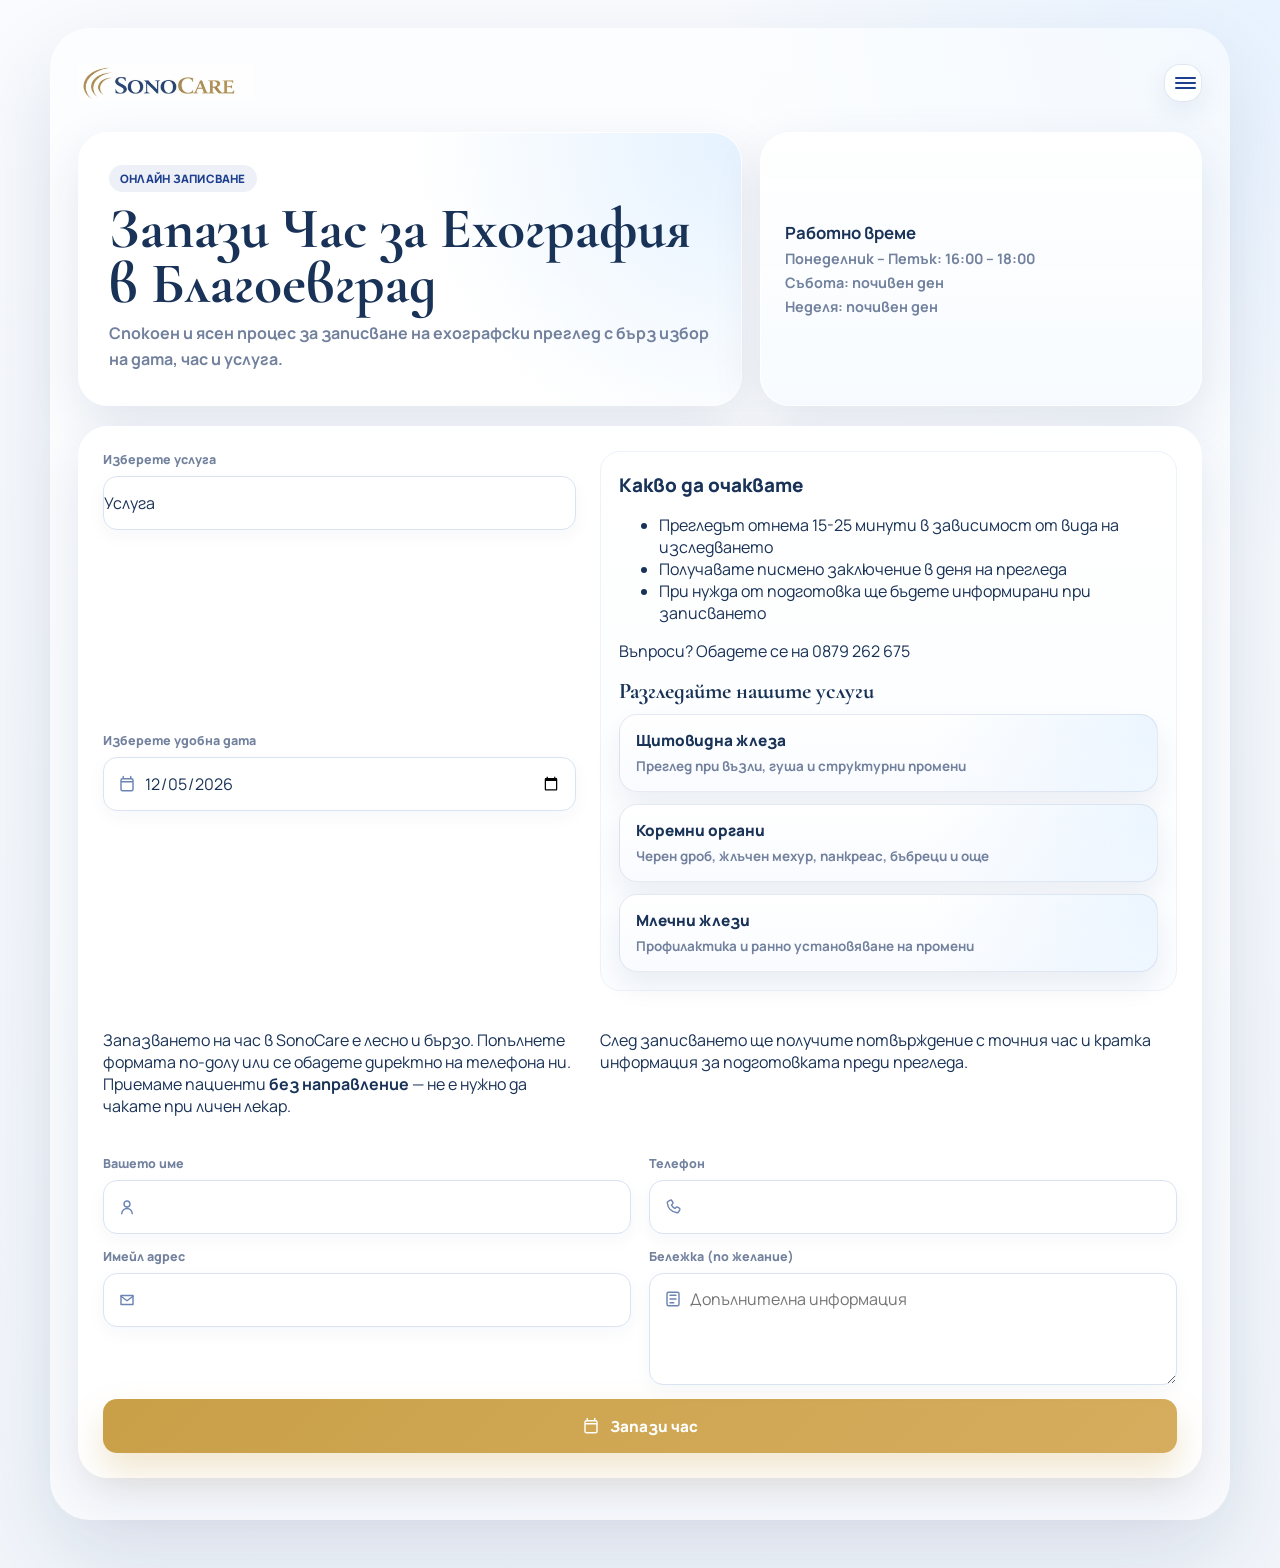
<file: booking.html>
﻿<!doctype html>
<html lang="bg">
  <head>
    <meta charset="UTF-8" />
    <meta name="viewport" content="width=device-width, initial-scale=1" />
    <meta
      name="description"
      content="Запазете час за ехография в SonoCare Благоевград онлайн или по телефон. Без направление. Бърз преглед с резултат в деня →"
    />
    <meta name="robots" content="index, follow" />
    <meta name="geo.region" content="BG-01" />
    <meta name="geo.placename" content="Благоевград" />
    <meta property="og:title" content="Запази Час за Ехография в Благоевград | SonoCare" />
    <meta property="og:description" content="Запазете час за ехография в SonoCare Благоевград онлайн или по телефон. Без направление. Бърз преглед с резултат в деня." />
    <meta property="og:type" content="website" />
    <meta property="og:url" content="https://www.sonocare.bg/booking.html" />
    <link rel="canonical" href="https://www.sonocare.bg/booking.html" />
    <title>Запази Час за Ехография в Благоевград | SonoCare</title>
    <link rel="preconnect" href="https://fonts.googleapis.com" />
    <link rel="preconnect" href="https://fonts.gstatic.com" crossorigin />
    <link rel="icon" type="image/png" href="/icon.png" />
    <link
      href="https://fonts.googleapis.com/css2?family=Cormorant+Garamond:wght@600;700&family=Manrope:wght@500;600;700;800&display=swap"
      rel="stylesheet"
    />
    <link rel="stylesheet" href="styles.css?v=3" />
    <script type="application/ld+json">
      {
        "@context": "https://schema.org",
        "@type": "MedicalWebPage",
        "name": "Запази Час за Ехография в Благоевград | SonoCare",
        "description": "Онлайн записване за ехография в SonoCare Благоевград без направление.",
        "url": "https://www.sonocare.bg/booking.html",
        "about": {
          "@type": "MedicalBusiness",
          "name": "SonoCare",
          "telephone": "+359879262675",
          "address": {
            "@type": "PostalAddress",
            "streetAddress": "ул. Димитър Димов 11",
            "addressLocality": "Благоевград",
            "addressCountry": "BG"
          }
        }
      }
    </script>
  </head>
  <body>
    <main class="booking-page">
      <header class="topbar booking-topbar" aria-label="Основна навигация">
        <a class="logo-link booking-logo" href="index.html" aria-label="SonoCare начало">
          <img src="logo.png" alt="Лого на SonoCare" />
        </a>
        <button class="menu-btn" type="button" aria-label="Меню"><i></i><i></i><i></i></button>
      </header>

      <section class="booking-hero">
        <div class="booking-hero-copy">
          <span class="eyebrow">Онлайн записване</span>
          <h1>Запази Час за Ехография в Благоевград</h1>
          <p>
            Спокоен и ясен процес за записване на ехографски преглед с бърз избор на дата, час и услуга.
          </p>
        </div>
        <div class="hero-badge-card">
          <strong>Работно време</strong>
          <span>Понеделник – Петък: 16:00 – 18:00</span>
          <span>Събота: почивен ден</span>
          <span>Неделя: почивен ден</span>
        </div>
      </section>

      <section class="booking-shell" aria-labelledby="booking-title">
        <div class="booking-card">
          <div class="booking-field date-service-row">
            <label for="service">Изберете услуга</label>
            <div class="field-shell">
              <select id="service" name="service" required>
                <option value="">Услуга</option>
                <option value="Ехография на млечни жлези">Ехография на млечни жлези</option>
                <option value="Коремни органи и малък таз">Коремни органи и малък таз</option>
                <option value="Щитовидна жлеза">Щитовидна жлеза</option>
              </select>
            </div>
          </div>

          <div class="booking-field">
            <label for="appointment-date">Изберете удобна дата</label>
            <div class="field-shell field-shell-icon">
              <svg viewBox="0 0 24 24" aria-hidden="true">
                <path d="M7 2v3M17 2v3M4 9h16M6 5h12a2 2 0 0 1 2 2v12a2 2 0 0 1-2 2H6a2 2 0 0 1-2-2V7a2 2 0 0 1 2-2Z"></path>
              </svg>
              <input id="appointment-date" name="appointment-date" type="date" required />
            </div>
          </div>

          <section class="hours-panel" aria-labelledby="booking-title">
            <div class="hours-panel-header">
              <div>
                <h2 id="booking-title">Свободни часове</h2>
                <p class="hours-help">Изберете час за Вашия преглед.</p>
              </div>
              <div class="hours-meta">
                <span id="working-hours-note">Първо изберете дата</span>
              </div>
            </div>

            <div id="hours-loading" class="loading-state" hidden>
              <span class="spinner" aria-hidden="true"></span>
              Зареждане на наличните часове...
            </div>

            <div id="hours-message" class="hours-message" role="status" aria-live="polite">
              Изберете дата, за да видите свободните часове.
            </div>

            <div id="hours-grid" class="hours-grid" aria-label="Свободни часове"></div>
          </section>

          <p>Запазването на час в SonoCare е лесно и бързо. Попълнете формата по-долу или се обадете директно на телефона ни. Приемаме пациенти <strong>без направление</strong> — не е нужно да чакате при личен лекар.</p>
          <p>След записването ще получите потвърждение с точния час и кратка информация за подготовката преди прегледа.</p>

          <form id="booking-form" novalidate>
            <div class="booking-field">
              <label for="patient-name">Вашето име</label>
              <div class="field-shell field-shell-icon">
                <svg viewBox="0 0 24 24" aria-hidden="true">
                  <path d="M12 12a4 4 0 1 0-4-4 4 4 0 0 0 4 4Zm-7 9a7 7 0 0 1 14 0"></path>
                </svg>
                <input id="patient-name" name="patient-name" type="text" autocomplete="name" required />
              </div>
            </div>

            <div class="booking-field">
              <label for="patient-phone">Телефон</label>
              <div class="field-shell field-shell-icon">
                <svg viewBox="0 0 24 24" aria-hidden="true">
                  <path d="M5.5 4.5 8.2 3a1.8 1.8 0 0 1 2.4.7l1.2 2.2a1.8 1.8 0 0 1-.4 2.2L10 9.4a12.2 12.2 0 0 0 4.6 4.6l1.3-1.4a1.8 1.8 0 0 1 2.2-.4l2.2 1.2a1.8 1.8 0 0 1 .7 2.4l-1.5 2.7c-.4.8-1.3 1.2-2.2 1.1C10.2 18.6 5.4 13.8 4.4 6.7c-.1-.9.3-1.8 1.1-2.2Z"></path>
                </svg>
                <input id="patient-phone" name="patient-phone" type="tel" autocomplete="tel" inputmode="tel" required />
              </div>
            </div>

            <div class="booking-field">
              <label for="patient-email">Имейл адрес</label>
              <div class="field-shell field-shell-icon">
                <svg viewBox="0 0 24 24" aria-hidden="true">
                  <path d="M4 6h16v12H4z"></path>
                  <path d="m4 7 8 6 8-6"></path>
                </svg>
                <input id="patient-email" name="patient-email" type="email" autocomplete="email" required />
              </div>
            </div>

            <div class="booking-field">
              <label for="notes">Бележка (по желание)</label>
              <div class="field-shell field-shell-icon field-shell-textarea">
                <svg viewBox="0 0 24 24" aria-hidden="true">
                  <path d="M8 7h8M8 12h8M8 17h5"></path>
                  <path d="M6 3h12a2 2 0 0 1 2 2v14a2 2 0 0 1-2 2H6a2 2 0 0 1-2-2V5a2 2 0 0 1 2-2Z"></path>
                </svg>
                <textarea id="notes" name="notes" rows="3" maxlength="500" placeholder="Допълнителна информация"></textarea>
              </div>
            </div>

            <input id="selected-time" name="selected-time" type="hidden" />

            <div id="form-feedback" class="form-feedback" role="status" aria-live="polite"></div>

            <button id="submit-button" class="submit-button" type="submit">
              <svg viewBox="0 0 24 24" aria-hidden="true">
                <path d="M7 2v3M17 2v3M4 9h16M6 5h12a2 2 0 0 1 2 2v12a2 2 0 0 1-2 2H6a2 2 0 0 1-2-2V7a2 2 0 0 1 2-2Z"></path>
              </svg>
              <span>Запази час</span>
            </button>
          </form>

          <section class="hours-panel booking-info">
            <div class="hours-panel-header">
              <div>
                <h2>Какво да очаквате</h2>
              </div>
            </div>
            <ul class="detail-list">
              <li>Прегледът отнема 15-25 минути в зависимост от вида на изследването</li>
              <li>Получавате писмено заключение в деня на прегледа</li>
              <li>При нужда от подготовка ще бъдете информирани при записването</li>
            </ul>
            <p>Въпроси? <a href="tel:+359879262675">Обадете се на 0879 262 675</a></p>
            <div class="booking-services-links">
              <h3>Разгледайте нашите услуги</h3>
              <div class="booking-services-grid">
                <a class="booking-service-link" href="/services/thyroid-ultrasound.html">
                  <strong>Щитовидна жлеза</strong>
                  <span>Преглед при възли, гуша и структурни промени</span>
                </a>
                <a class="booking-service-link" href="/services/abdominal-ultrasound.html">
                  <strong>Коремни органи</strong>
                  <span>Черен дроб, жлъчен мехур, панкреас, бъбреци и още</span>
                </a>
                <a class="booking-service-link" href="/services/breast-ultrasound.html">
                  <strong>Млечни жлези</strong>
                  <span>Профилактика и ранно установяване на промени</span>
                </a>
              </div>
            </div>
          </section>
        </div>
      </section>
    </main>

    <nav class="sticky-cta" aria-label="Бързи действия">
      <a href="tel:+359879262675">Обади се</a>
      <a href="#booking-title">Запази час</a>
    </nav>

    <script src="assets/js/main.js?v=6"></script>
    <script type="module" src="main.js?v=3"></script>
  </body>
</html>
</file>
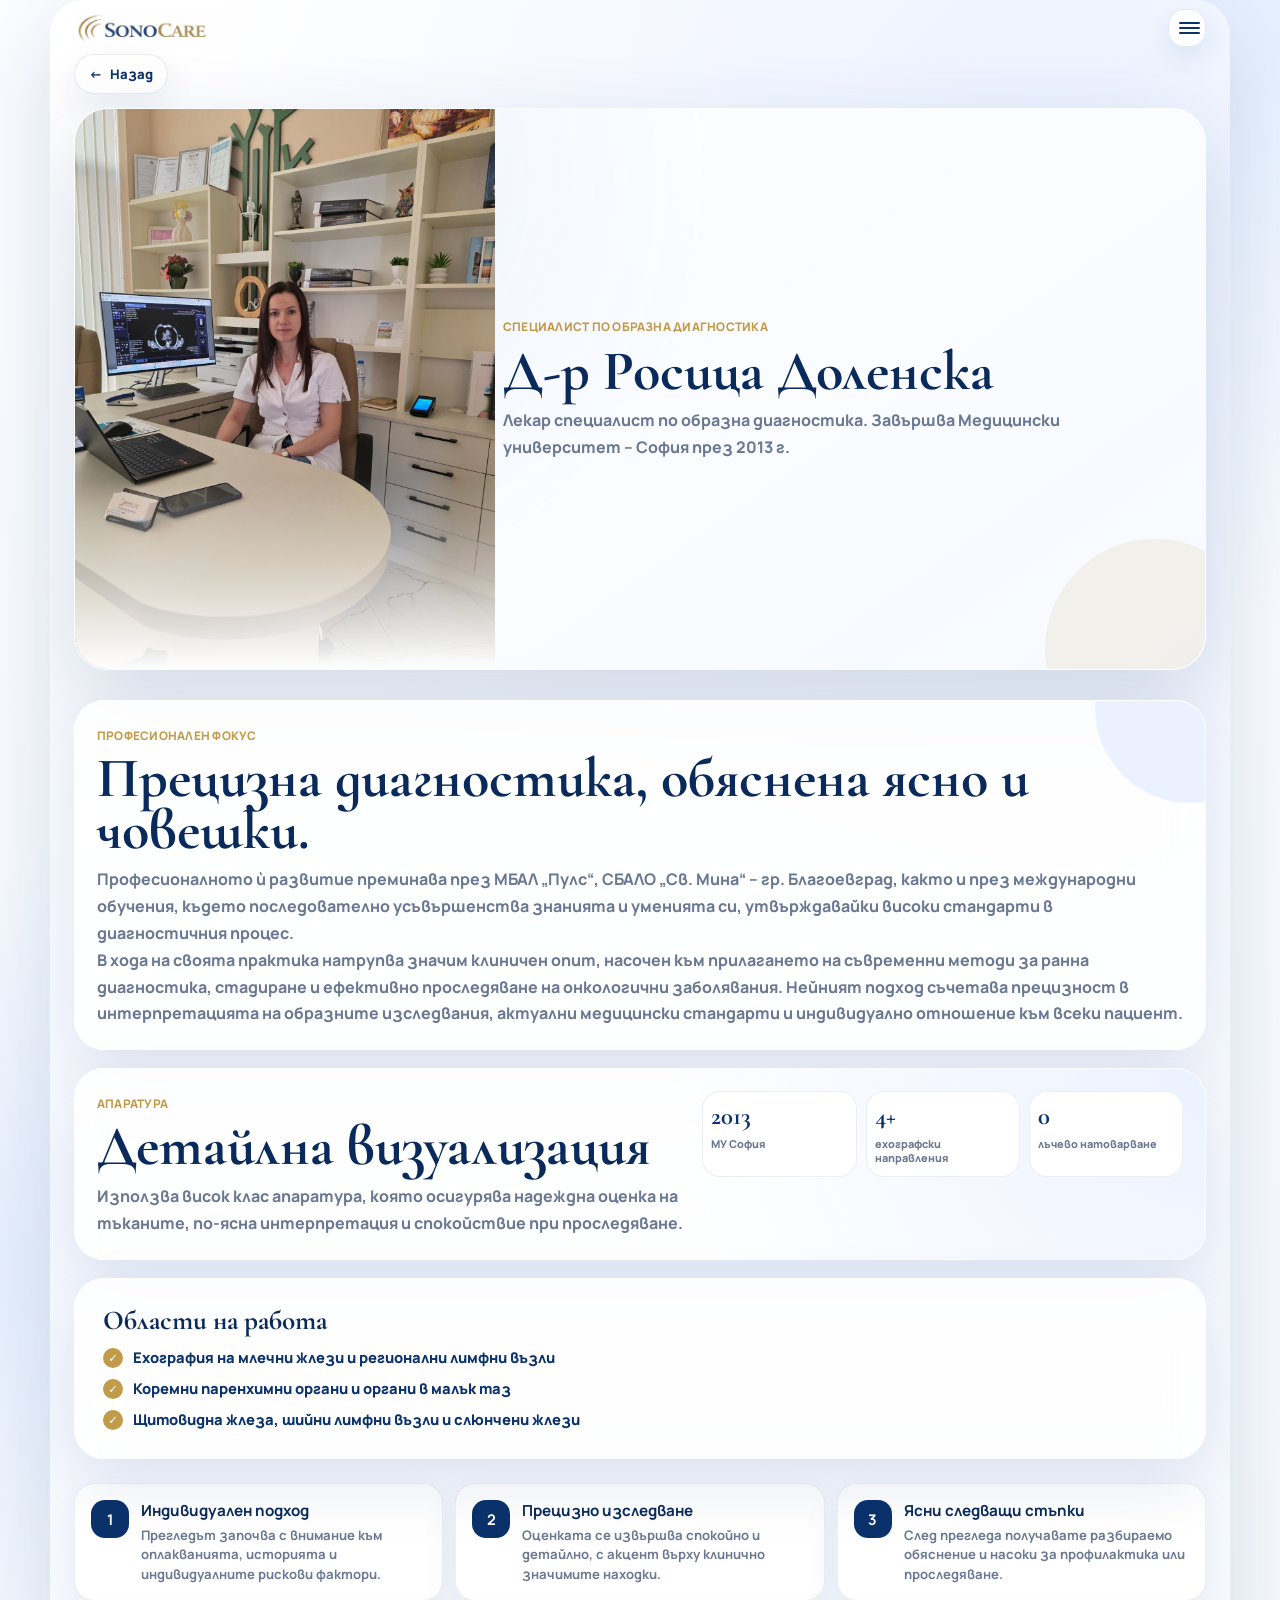
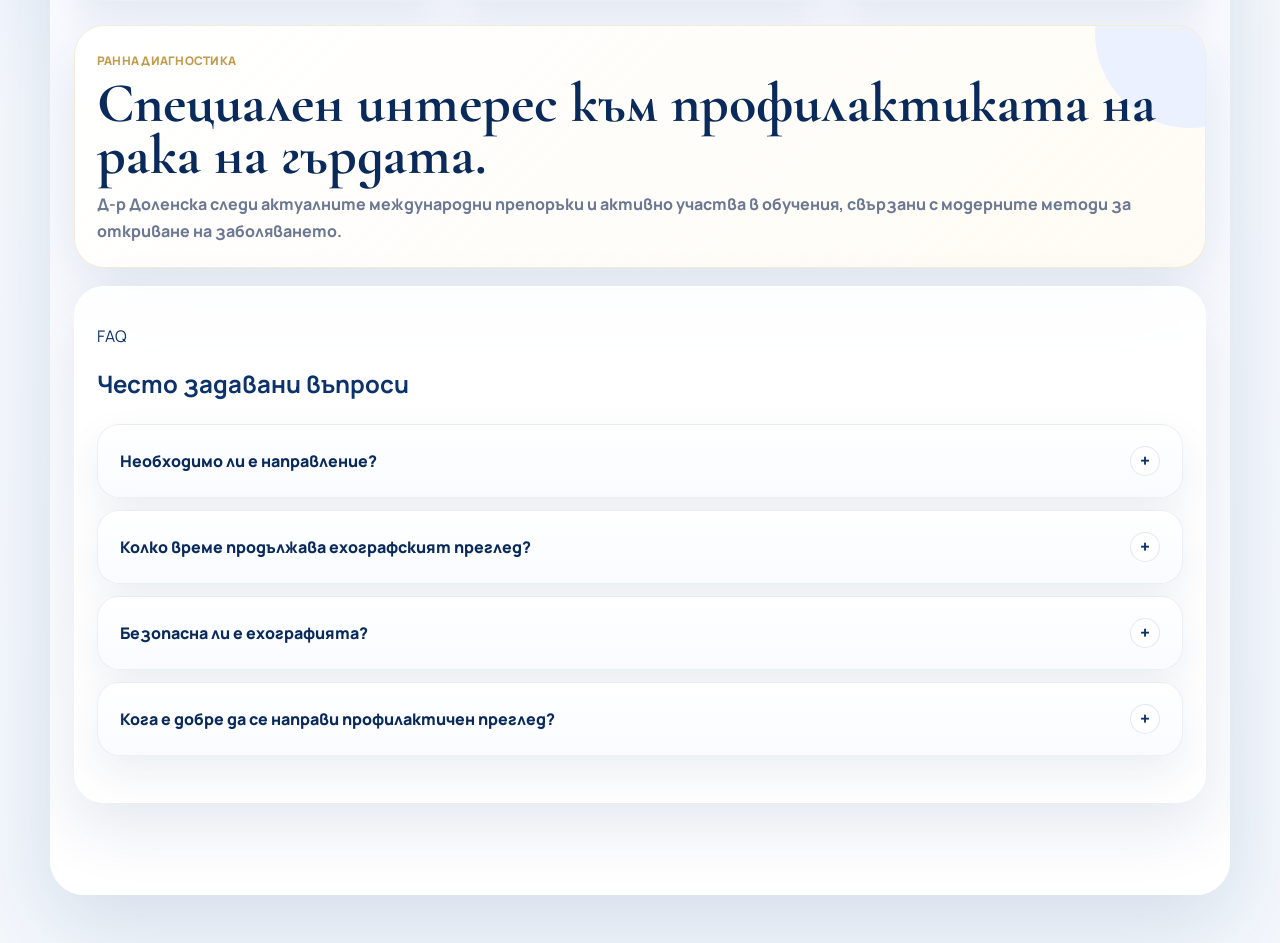
<file: doctor.html>
﻿<!doctype html>
<html lang="bg">
  <head>
    <meta charset="UTF-8" />
    <meta name="viewport" content="width=device-width, initial-scale=1" />
    <meta name="description" content="Запознайте се с д-р Росица Доленска – специалист по образна диагностика и ехография в SonoCare, Благоевград." />
    <meta name="robots" content="index, follow" />
    <meta name="geo.region" content="BG-01" />
    <meta name="geo.placename" content="Благоевград" />
    <meta property="og:title" content="Д-р Росица Доленска | SonoCare" />
    <meta property="og:description" content="Запознайте се с д-р Росица Доленска – специалист по образна диагностика и ехография в SonoCare, Благоевград." />
    <meta property="og:type" content="profile" />
    <meta property="og:url" content="https://www.sonocare.bg/doctor.html" />
    <link rel="canonical" href="https://www.sonocare.bg/doctor.html" />
    <title>Д-р Росица Доленска | SonoCare</title>
    <link rel="preconnect" href="https://fonts.googleapis.com" />
    <link rel="preconnect" href="https://fonts.gstatic.com" crossorigin />
    <link rel="icon" type="image/png" href="/icon.png" />
    <link href="https://fonts.googleapis.com/css2?family=Cormorant+Garamond:wght@600;700&family=Manrope:wght@500;600;700;800;900&display=swap" rel="stylesheet" />
    <link rel="stylesheet" href="assets/css/styles.css?v=41" />
    <script type="application/ld+json">
      {
        "@context": "https://schema.org",
        "@type": "Physician",
        "name": "Д-р Росица Доленска",
        "medicalSpecialty": "Diagnostic Imaging",
        "worksFor": {
          "@type": "MedicalBusiness",
          "name": "SonoCare",
          "url": "https://www.sonocare.bg"
        },
        "address": {
          "@type": "PostalAddress",
          "streetAddress": "ул. Димитър Димов 11",
          "addressLocality": "Благоевград",
          "addressCountry": "BG"
        },
        "telephone": "+359879262675",
        "url": "https://www.sonocare.bg/doctor.html"
      }
    </script>
  </head>
  <body>
    <main class="phone-page doctor-page">
      <header class="topbar" aria-label="Основна навигация">
        <a class="logo-link" href="index.html"><img src="logo.png" alt="Лого на SonoCare" /></a>
        <button class="menu-btn" type="button" aria-label="Меню"><i></i><i></i><i></i></button>
      </header>

      <a class="back-link back-link-strong" href="index.html#doctor">Назад</a>

      <section class="doctor-page-hero">
        <div class="doctor-page-photo">
          <img src="images/doktor dolenska real photo.jpeg" alt="Д-р Росица Доленска в кабинет SonoCare Благоевград" fetchpriority="high" decoding="async" />
        </div>
        <div class="doctor-page-intro">
          <p class="role">Специалист по образна диагностика</p>
          <h1>Д-р Росица Доленска</h1>
          <p>Лекар специалист по образна диагностика. Завършва Медицински университет – София през 2013 г.</p>
        </div>
      </section>

      <section class="doctor-focus-card">
        <span>Професионален фокус</span>
        <h2>Прецизна диагностика, обяснена ясно и човешки.</h2>
        <p>Професионалното ѝ развитие преминава през МБАЛ „Пулс“, СБАЛО „Св. Мина“ – гр. Благоевград, както и през международни обучения, където последователно усъвършенства знанията и уменията си, утвърждавайки високи стандарти в диагностичния процес.</p>
        <p>В хода на своята практика натрупва значим клиничен опит, насочен към прилагането на съвременни методи за ранна диагностика, стадиране и ефективно проследяване на онкологични заболявания. Нейният подход съчетава прецизност в интерпретацията на образните изследвания, актуални медицински стандарти и индивидуално отношение към всеки пациент.</p>
      </section>

      <section class="doctor-split-panel">
        <div>
          <span>Апаратура</span>
          <h2>Детайлна визуализация</h2>
          <p>Използва висок клас апаратура, която осигурява надеждна оценка на тъканите, по-ясна интерпретация и спокойствие при проследяване.</p>
        </div>
        <div class="mini-stats">
          <div><b>2013</b><small>МУ София</small></div>
          <div><b>4+</b><small>ехографски направления</small></div>
          <div><b>0</b><small>лъчево натоварване</small></div>
        </div>
      </section>

      <section class="info-panel elevated-panel">
        <h2>Области на работа</h2>
        <ul class="detail-list">
          <li>Ехография на млечни жлези и регионални лимфни възли</li>
          <li>Коремни паренхимни органи и органи в малък таз</li>
          <li>Щитовидна жлеза, шийни лимфни възли и слюнчени жлези</li>
        </ul>
      </section>

      <section class="process-grid">
        <div class="process-card"><b>1</b><div><h3>Индивидуален подход</h3><p>Прегледът започва с внимание към оплакванията, историята и индивидуалните рискови фактори.</p></div></div>
        <div class="process-card"><b>2</b><div><h3>Прецизно изследване</h3><p>Оценката се извършва спокойно и детайлно, с акцент върху клинично значимите находки.</p></div></div>
        <div class="process-card"><b>3</b><div><h3>Ясни следващи стъпки</h3><p>След прегледа получавате разбираемо обяснение и насоки за профилактика или проследяване.</p></div></div>
      </section>

      <section class="doctor-focus-card gold-line">
        <span>Ранна диагностика</span>
        <h2>Специален интерес към профилактиката на рака на гърдата.</h2>
        <p>Д-р Доленска следи актуалните международни препоръки и активно участва в обучения, свързани с модерните методи за откриване на заболяването.</p>
      </section>

      <section class="faq-section">
        <div class="section-heading">
          <p>FAQ</p>
          <h2>Често задавани въпроси</h2>
        </div>
        <div class="faq-list">
          <details class="faq-item">
            <summary>Необходимо ли е направление?</summary>
            <p>Преглед може да бъде заявен и като частен прием. Ако имате конкретни документи или предходни изследвания, носете ги със себе си.</p>
          </details>
          <details class="faq-item">
            <summary>Колко време продължава ехографският преглед?</summary>
            <p>Обикновено между 15 и 30 минути според вида на изследването, зоната и необходимостта от допълнителна оценка.</p>
          </details>
          <details class="faq-item">
            <summary>Безопасна ли е ехографията?</summary>
            <p>Да. Методът е без лъчево натоварване, безболезнен и подходящ както за профилактика, така и за проследяване.</p>
          </details>
          <details class="faq-item">
            <summary>Кога е добре да се направи профилактичен преглед?</summary>
            <p>При фамилна обремененост, нови оплаквания или като част от регулярна профилактика според възрастта и индивидуалния риск.</p>
          </details>
        </div>
      </section>

    </main>

    <nav class="mobile-cta" aria-label="Бързи действия">
      <a href="tel:+359879262675">Обади се</a>
      <a href="booking.html">Запази час</a>
    </nav>
    <script src="assets/js/main.js?v=6"></script>
  </body>
</html>
</file>
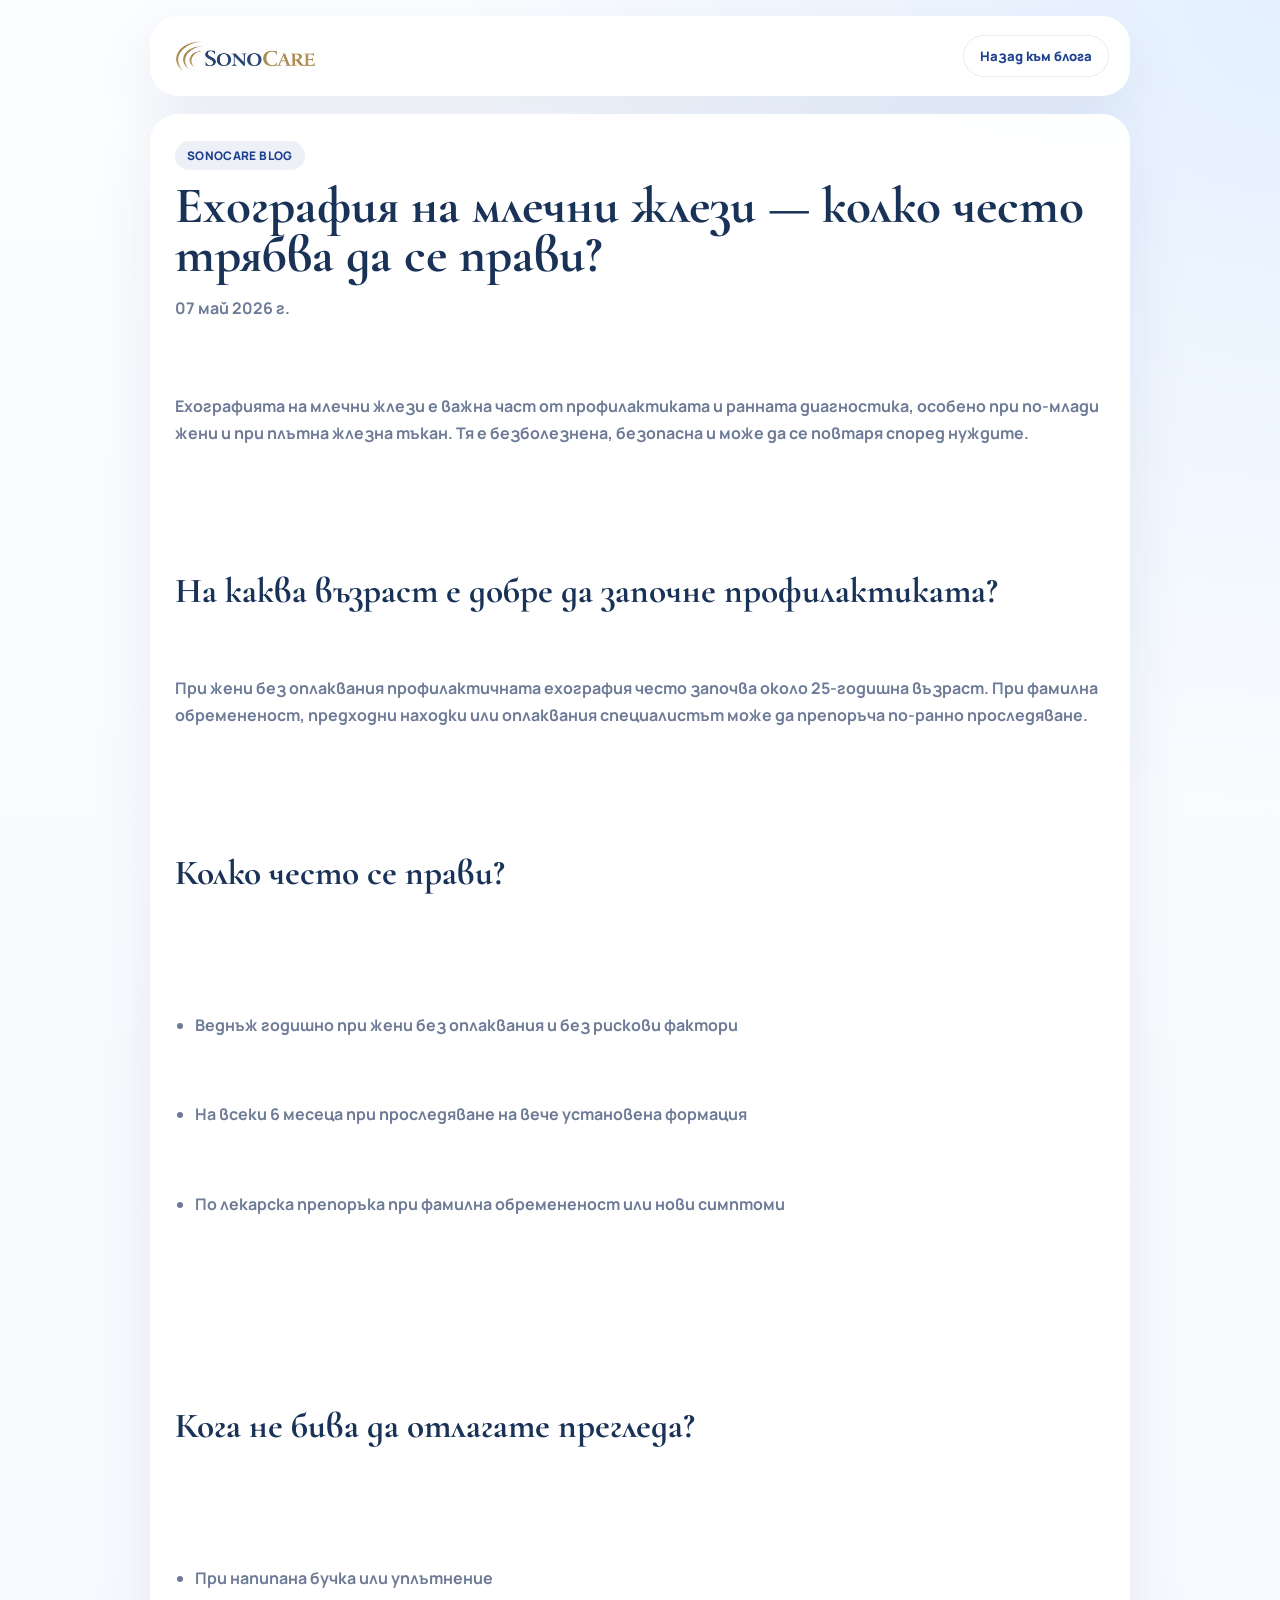
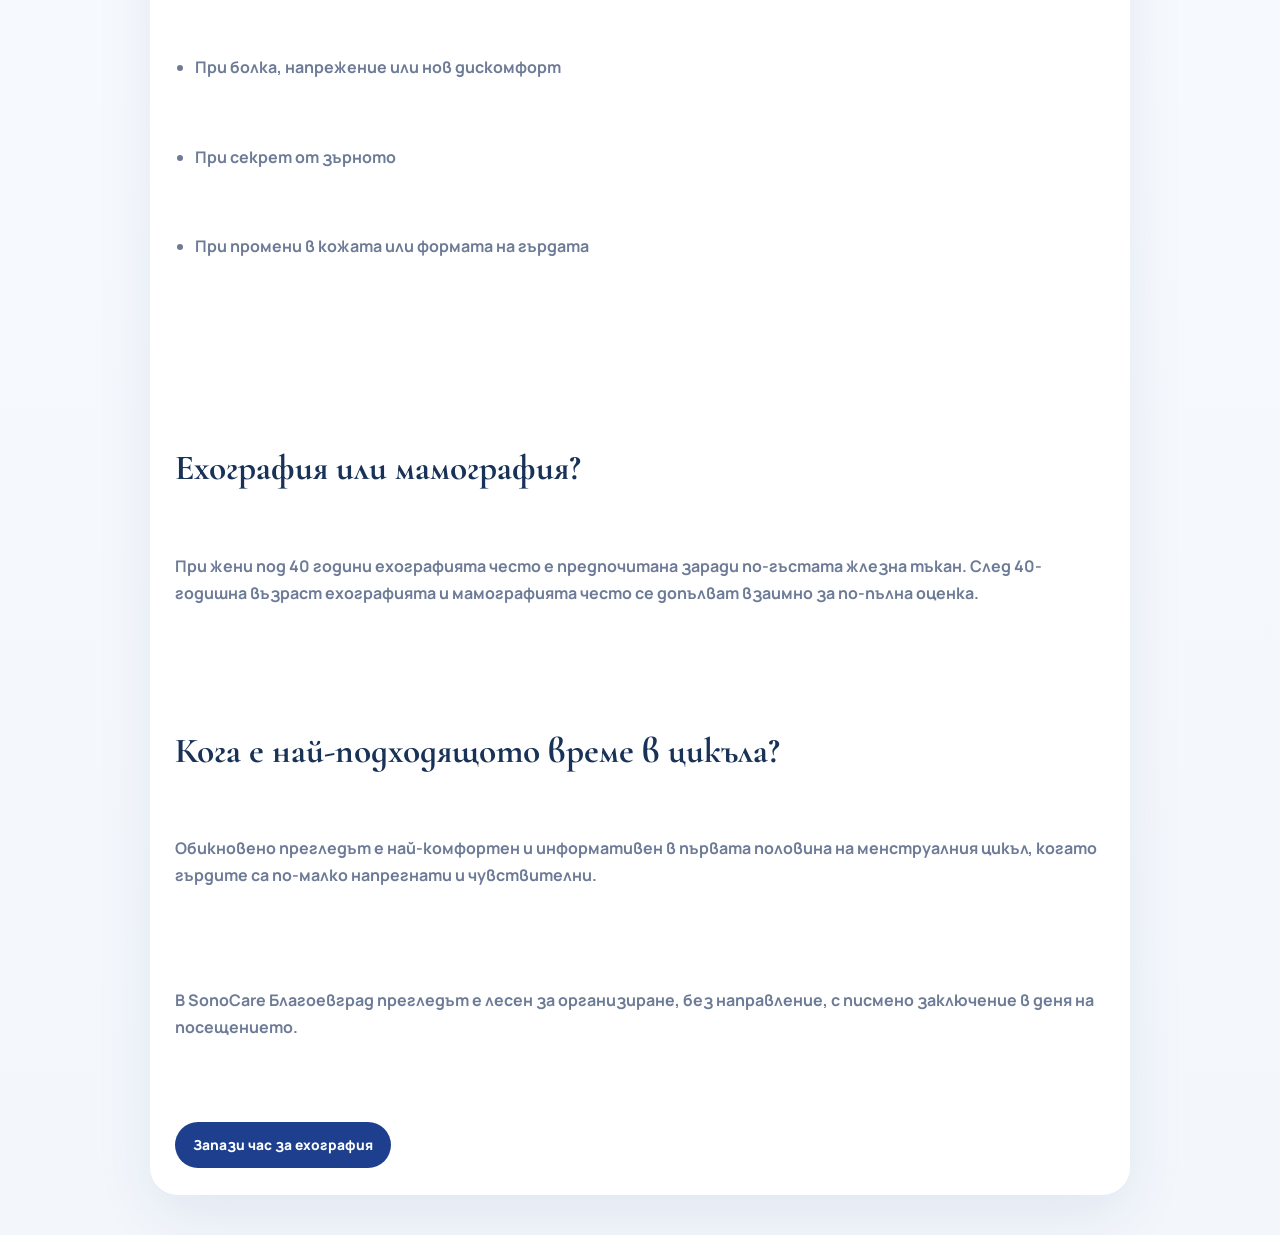
<file: blog/ehografiq-mlychni-jlezi-kolko-chesto.html>
﻿<!doctype html>
<html lang="bg">
  <head>
    <meta charset="UTF-8" />
    <meta name="viewport" content="width=device-width, initial-scale=1" />
    <meta
      name="description"
      content="Разберете колко често е препоръчително да се прави ехография на млечни жлези, на каква възраст да започне профилактиката и кога не трябва да се отлага."
    />
    <meta name="robots" content="index, follow" />
    <meta name="geo.region" content="BG-01" />
    <meta name="geo.placename" content="Благоевград" />
    <meta property="og:title" content="Ехография на млечни жлези — колко често трябва да се прави? | SonoCare Блог" />
    <meta
      property="og:description"
      content="Практични насоки за честотата на профилактичната ехография на млечни жлези и кога е добре да се направи по-рано."
    />
    <meta property="og:type" content="article" />
    <meta property="og:url" content="https://www.sonocare.bg/blog/ehografiq-mlychni-jlezi-kolko-chesto.html" />
    <link rel="canonical" href="https://www.sonocare.bg/blog/ehografiq-mlychni-jlezi-kolko-chesto.html" />
    <title>Ехография на млечни жлези — колко често трябва да се прави? | SonoCare Блог</title>
    <link rel="preconnect" href="https://fonts.googleapis.com" />
    <link rel="preconnect" href="https://fonts.gstatic.com" crossorigin />
    <link rel="icon" type="image/png" href="/icon.png" />
    <link
      href="https://fonts.googleapis.com/css2?family=Cormorant+Garamond:wght@600;700&family=Manrope:wght@500;600;700;800&display=swap"
      rel="stylesheet"
    />
    <link rel="stylesheet" href="/blog/styles.min.css" />
    <script type="application/ld+json">
      {
        "@context": "https://schema.org",
        "@type": "Article",
        "headline": "Ехография на млечни жлези — колко често трябва да се прави?",
        "description": "Практични насоки за честотата на профилактичната ехография на млечни жлези и кога е добре да се направи по-рано.",
        "datePublished": "2026-05-07",
        "dateModified": "2026-05-07",
        "mainEntityOfPage": "https://www.sonocare.bg/blog/ehografiq-mlychni-jlezi-kolko-chesto.html",
        "author": {
          "@type": "Organization",
          "name": "SonoCare"
        },
        "publisher": {
          "@type": "Organization",
          "name": "SonoCare",
          "logo": {
            "@type": "ImageObject",
            "url": "https://www.sonocare.bg/logo.png"
          }
        }
      }
    </script>
  </head>
  <body>
    <main class="blog-shell">
      <header class="blog-header">
        <a class="blog-brand" href="/index.html" aria-label="SonoCare начало">
          <img src="/logo.png" alt="Лого на SonoCare" />
        </a>
        <a class="blog-back" href="/blog/">Назад към блога</a>
      </header>

      <article class="single-post">
        <span class="eyebrow">SonoCare Blog</span>
        <h1>Ехография на млечни жлези — колко често трябва да се прави?</h1>
        <p class="single-post-meta">07 май 2026 г.</p>
        <div class="single-post-content">
          <p>Ехографията на млечни жлези е важна част от профилактиката и ранната диагностика, особено при по-млади жени и при плътна жлезна тъкан. Тя е безболезнена, безопасна и може да се повтаря според нуждите.</p>

          <h2>На каква възраст е добре да започне профилактиката?</h2>
          <p>При жени без оплаквания профилактичната ехография често започва около 25-годишна възраст. При фамилна обремененост, предходни находки или оплаквания специалистът може да препоръча по-ранно проследяване.</p>

          <h2>Колко често се прави?</h2>
          <ul>
            <li>Веднъж годишно при жени без оплаквания и без рискови фактори</li>
            <li>На всеки 6 месеца при проследяване на вече установена формация</li>
            <li>По лекарска препоръка при фамилна обремененост или нови симптоми</li>
          </ul>

          <h2>Кога не бива да отлагате прегледа?</h2>
          <ul>
            <li>При напипана бучка или уплътнение</li>
            <li>При болка, напрежение или нов дискомфорт</li>
            <li>При секрет от зърното</li>
            <li>При промени в кожата или формата на гърдата</li>
          </ul>

          <h2>Ехография или мамография?</h2>
          <p>При жени под 40 години ехографията често е предпочитана заради по-гъстата жлезна тъкан. След 40-годишна възраст ехографията и мамографията често се допълват взаимно за по-пълна оценка.</p>

          <h2>Кога е най-подходящото време в цикъла?</h2>
          <p>Обикновено прегледът е най-комфортен и информативен в първата половина на менструалния цикъл, когато гърдите са по-малко напрегнати и чувствителни.</p>

          <p>В SonoCare Благоевград прегледът е лесен за организиране, без направление, с писмено заключение в деня на посещението.</p>
        </div>
        <a class="single-post-cta" href="/booking.html">Запази час за ехография</a>
      </article>
    </main>
  </body>
</html>
</file>
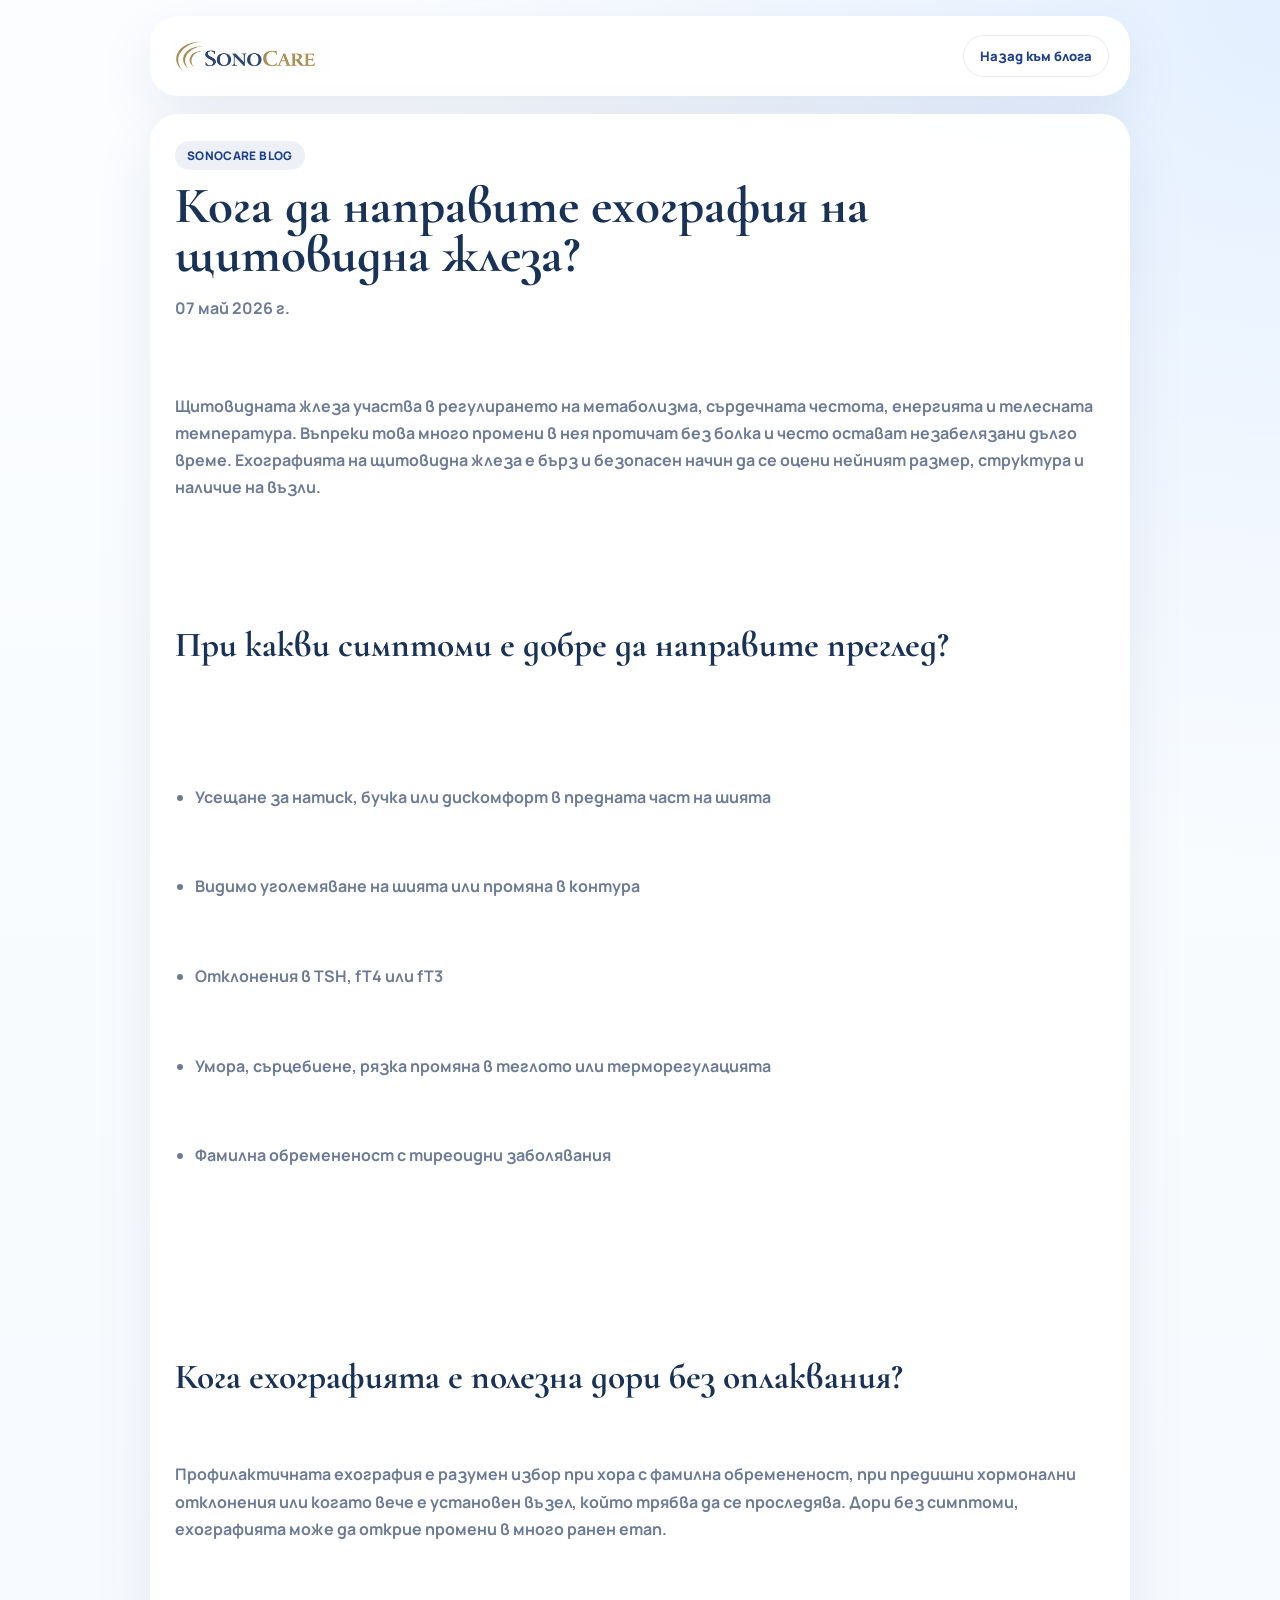
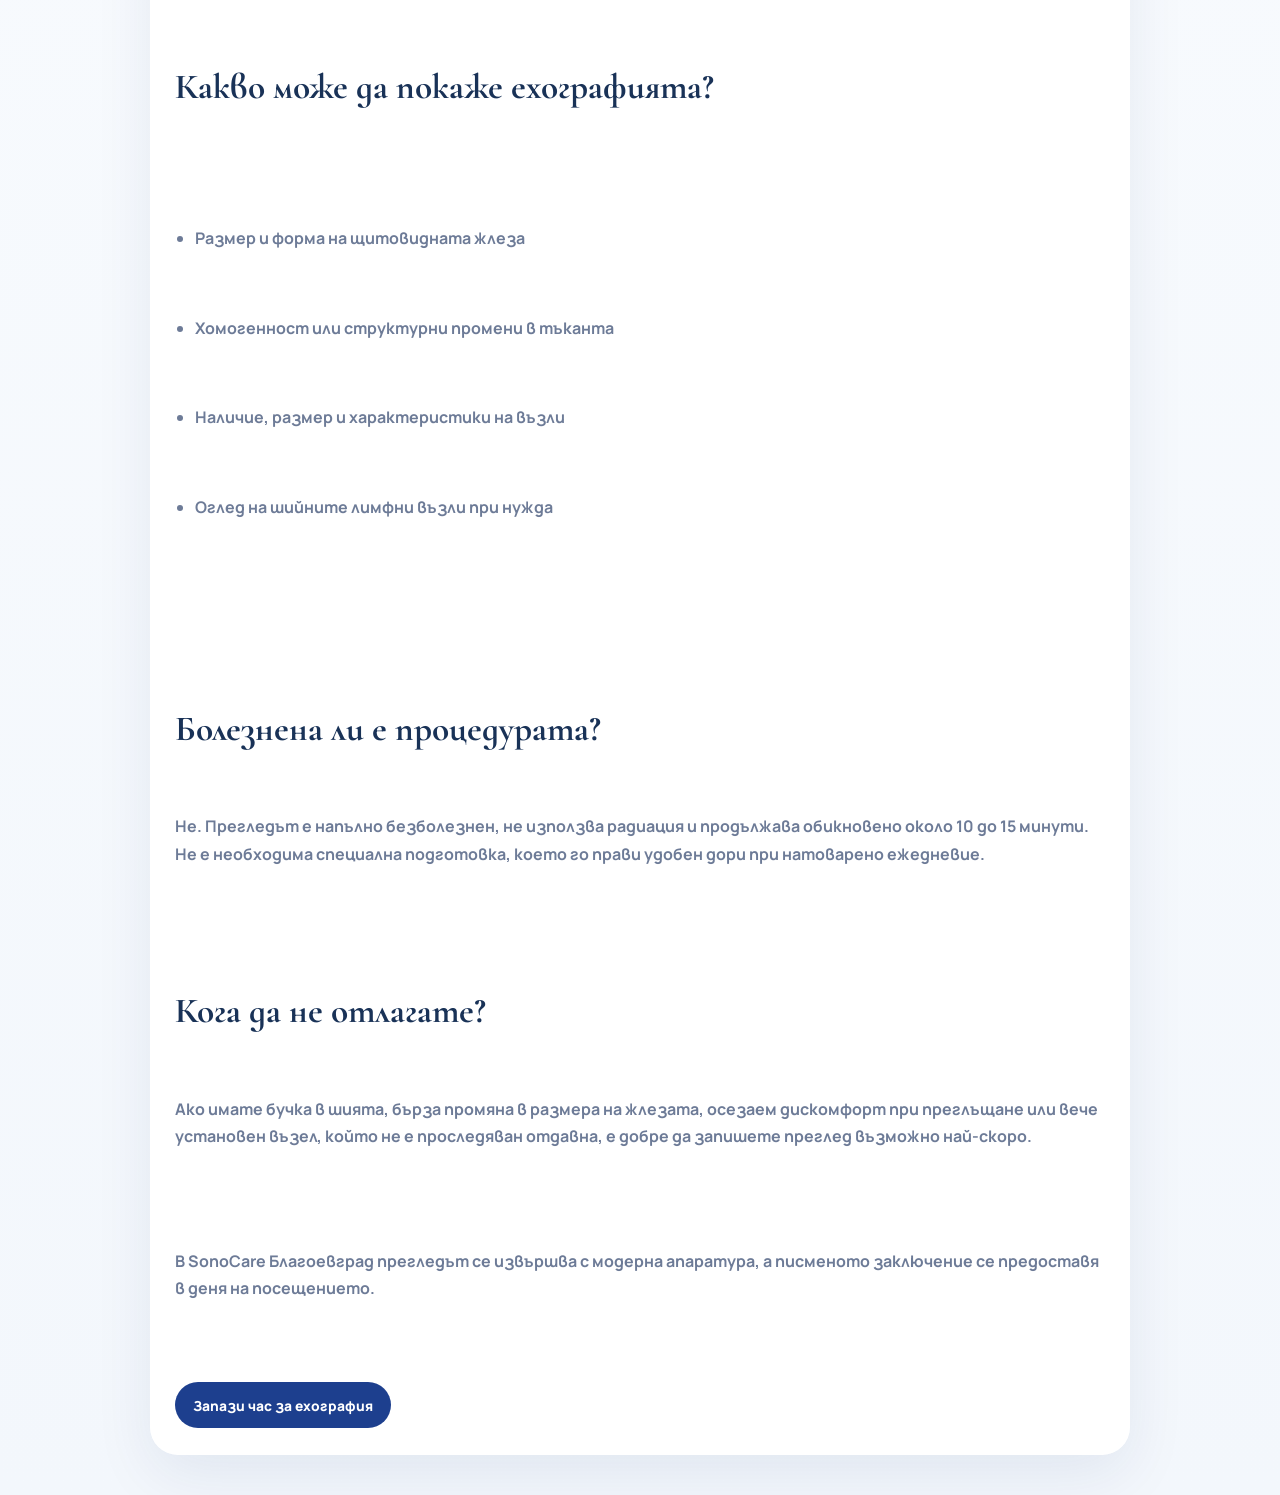
<file: blog/koga-ehografiq-shtitovidna-jleza.html>
﻿<!doctype html>
<html lang="bg">
  <head>
    <meta charset="UTF-8" />
    <meta name="viewport" content="width=device-width, initial-scale=1" />
    <meta
      name="description"
      content="Научете кога е добре да направите ехография на щитовидна жлеза в Благоевград, какви симптоми да следите и кога профилактиката е препоръчителна."
    />
    <meta name="robots" content="index, follow" />
    <meta name="geo.region" content="BG-01" />
    <meta name="geo.placename" content="Благоевград" />
    <meta property="og:title" content="Кога да направите ехография на щитовидна жлеза? | SonoCare Блог" />
    <meta
      property="og:description"
      content="Симптоми, профилактика и полезни насоки кога ехографията на щитовидна жлеза е препоръчителна."
    />
    <meta property="og:type" content="article" />
    <meta property="og:url" content="https://www.sonocare.bg/blog/koga-ehografiq-shtitovidna-jleza.html" />
    <link rel="canonical" href="https://www.sonocare.bg/blog/koga-ehografiq-shtitovidna-jleza.html" />
    <title>Кога да направите ехография на щитовидна жлеза? | SonoCare Блог</title>
    <link rel="preconnect" href="https://fonts.googleapis.com" />
    <link rel="preconnect" href="https://fonts.gstatic.com" crossorigin />
    <link rel="icon" type="image/png" href="/icon.png" />
    <link
      href="https://fonts.googleapis.com/css2?family=Cormorant+Garamond:wght@600;700&family=Manrope:wght@500;600;700;800&display=swap"
      rel="stylesheet"
    />
    <link rel="stylesheet" href="/blog/styles.min.css" />
    <script type="application/ld+json">
      {
        "@context": "https://schema.org",
        "@type": "Article",
        "headline": "Кога да направите ехография на щитовидна жлеза?",
        "description": "Симптоми, профилактика и полезни насоки кога ехографията на щитовидна жлеза е препоръчителна.",
        "datePublished": "2026-05-07",
        "dateModified": "2026-05-07",
        "mainEntityOfPage": "https://www.sonocare.bg/blog/koga-ehografiq-shtitovidna-jleza.html",
        "author": {
          "@type": "Organization",
          "name": "SonoCare"
        },
        "publisher": {
          "@type": "Organization",
          "name": "SonoCare",
          "logo": {
            "@type": "ImageObject",
            "url": "https://www.sonocare.bg/logo.png"
          }
        }
      }
    </script>
  </head>
  <body>
    <main class="blog-shell">
      <header class="blog-header">
        <a class="blog-brand" href="/index.html" aria-label="SonoCare начало">
          <img src="/logo.png" alt="Лого на SonoCare" />
        </a>
        <a class="blog-back" href="/blog/">Назад към блога</a>
      </header>

      <article class="single-post">
        <span class="eyebrow">SonoCare Blog</span>
        <h1>Кога да направите ехография на щитовидна жлеза?</h1>
        <p class="single-post-meta">07 май 2026 г.</p>
        <div class="single-post-content">
          <p>Щитовидната жлеза участва в регулирането на метаболизма, сърдечната честота, енергията и телесната температура. Въпреки това много промени в нея протичат без болка и често остават незабелязани дълго време. Ехографията на щитовидна жлеза е бърз и безопасен начин да се оцени нейният размер, структура и наличие на възли.</p>

          <h2>При какви симптоми е добре да направите преглед?</h2>
          <ul>
            <li>Усещане за натиск, бучка или дискомфорт в предната част на шията</li>
            <li>Видимо уголемяване на шията или промяна в контура</li>
            <li>Отклонения в TSH, fT4 или fT3</li>
            <li>Умора, сърцебиене, рязка промяна в теглото или терморегулацията</li>
            <li>Фамилна обремененост с тиреоидни заболявания</li>
          </ul>

          <h2>Кога ехографията е полезна дори без оплаквания?</h2>
          <p>Профилактичната ехография е разумен избор при хора с фамилна обремененост, при предишни хормонални отклонения или когато вече е установен възел, който трябва да се проследява. Дори без симптоми, ехографията може да открие промени в много ранен етап.</p>

          <h2>Какво може да покаже ехографията?</h2>
          <ul>
            <li>Размер и форма на щитовидната жлеза</li>
            <li>Хомогенност или структурни промени в тъканта</li>
            <li>Наличие, размер и характеристики на възли</li>
            <li>Оглед на шийните лимфни възли при нужда</li>
          </ul>

          <h2>Болезнена ли е процедурата?</h2>
          <p>Не. Прегледът е напълно безболезнен, не използва радиация и продължава обикновено около 10 до 15 минути. Не е необходима специална подготовка, което го прави удобен дори при натоварено ежедневие.</p>

          <h2>Кога да не отлагате?</h2>
          <p>Ако имате бучка в шията, бърза промяна в размера на жлезата, осезаем дискомфорт при преглъщане или вече установен възел, който не е проследяван отдавна, е добре да запишете преглед възможно най-скоро.</p>

          <p>В SonoCare Благоевград прегледът се извършва с модерна апаратура, а писменото заключение се предоставя в деня на посещението.</p>
        </div>
        <a class="single-post-cta" href="/booking.html">Запази час за ехография</a>
      </article>
    </main>
  </body>
</html>
</file>
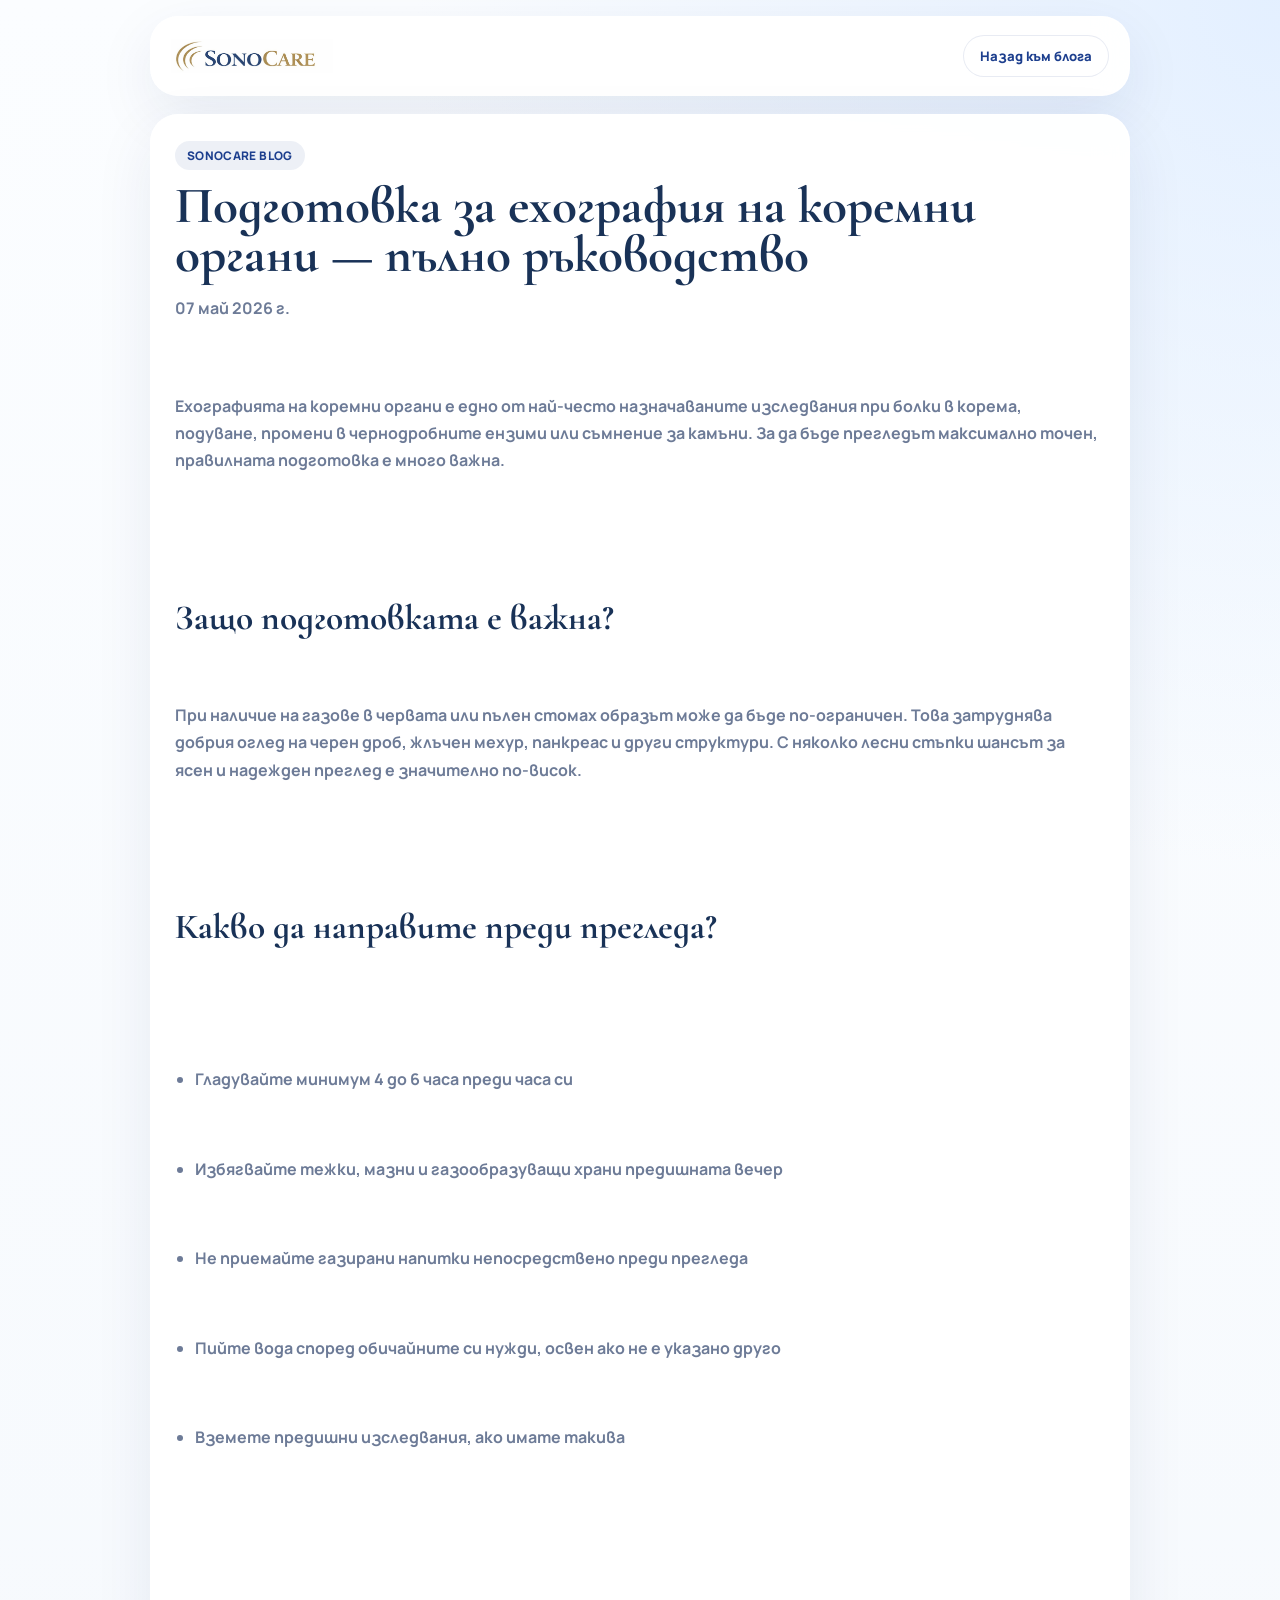
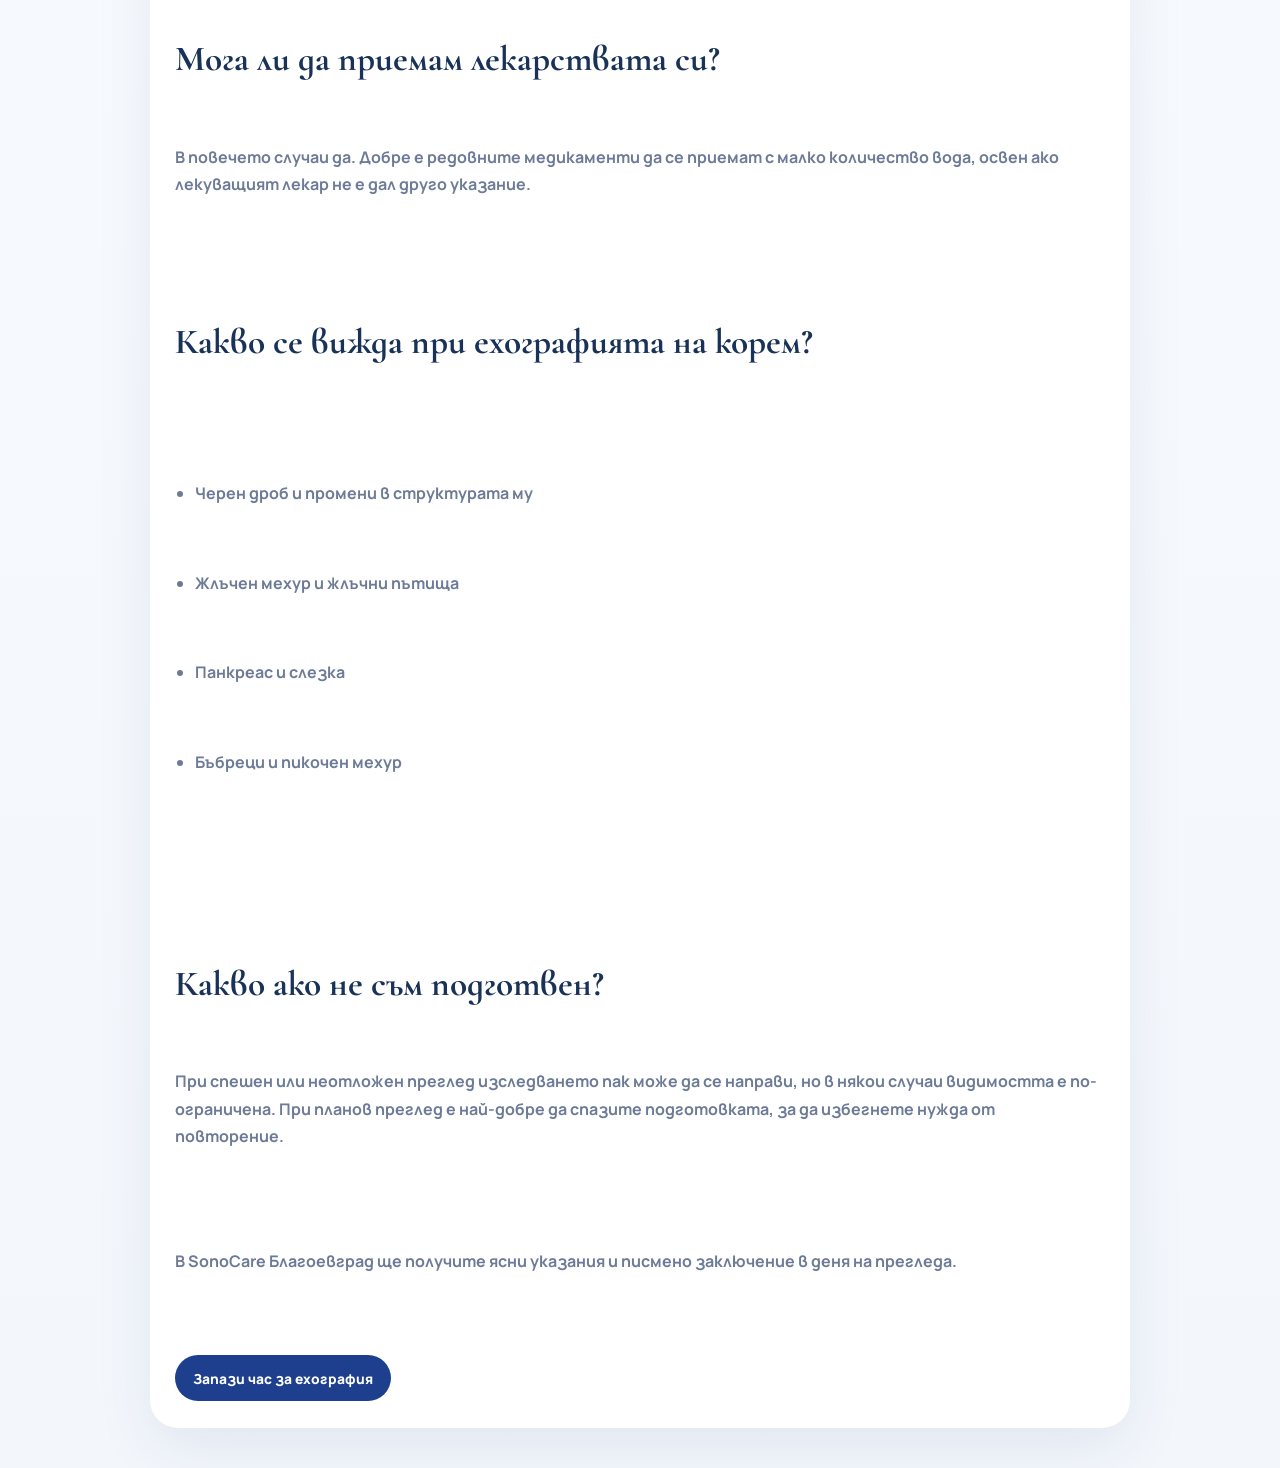
<file: blog/podgotovka-ehografiq-koremni-organi.html>
﻿<!doctype html>
<html lang="bg">
  <head>
    <meta charset="UTF-8" />
    <meta name="viewport" content="width=device-width, initial-scale=1" />
    <meta
      name="description"
      content="Подготовка за ехография на коремни органи в Благоевград — кога да гладувате, какво да избягвате и как да получите максимално точен резултат."
    />
    <meta name="robots" content="index, follow" />
    <meta name="geo.region" content="BG-01" />
    <meta name="geo.placename" content="Благоевград" />
    <meta property="og:title" content="Подготовка за ехография на коремни органи — пълно ръководство | SonoCare Блог" />
    <meta
      property="og:description"
      content="Практични съвети за правилна подготовка преди ехография на коремни органи и по-точен преглед."
    />
    <meta property="og:type" content="article" />
    <meta property="og:url" content="https://www.sonocare.bg/blog/podgotovka-ehografiq-koremni-organi.html" />
    <link rel="canonical" href="https://www.sonocare.bg/blog/podgotovka-ehografiq-koremni-organi.html" />
    <title>Подготовка за ехография на коремни органи — пълно ръководство | SonoCare Блог</title>
    <link rel="preconnect" href="https://fonts.googleapis.com" />
    <link rel="preconnect" href="https://fonts.gstatic.com" crossorigin />
    <link rel="icon" type="image/png" href="/icon.png" />
    <link
      href="https://fonts.googleapis.com/css2?family=Cormorant+Garamond:wght@600;700&family=Manrope:wght@500;600;700;800&display=swap"
      rel="stylesheet"
    />
    <link rel="stylesheet" href="/blog/styles.min.css" />
    <script type="application/ld+json">
      {
        "@context": "https://schema.org",
        "@type": "Article",
        "headline": "Подготовка за ехография на коремни органи — пълно ръководство",
        "description": "Практични съвети за правилна подготовка преди ехография на коремни органи и по-точен преглед.",
        "datePublished": "2026-05-07",
        "dateModified": "2026-05-07",
        "mainEntityOfPage": "https://www.sonocare.bg/blog/podgotovka-ehografiq-koremni-organi.html",
        "author": {
          "@type": "Organization",
          "name": "SonoCare"
        },
        "publisher": {
          "@type": "Organization",
          "name": "SonoCare",
          "logo": {
            "@type": "ImageObject",
            "url": "https://www.sonocare.bg/logo.png"
          }
        }
      }
    </script>
  </head>
  <body>
    <main class="blog-shell">
      <header class="blog-header">
        <a class="blog-brand" href="/index.html" aria-label="SonoCare начало">
          <img src="/logo.png" alt="Лого на SonoCare" />
        </a>
        <a class="blog-back" href="/blog/">Назад към блога</a>
      </header>

      <article class="single-post">
        <span class="eyebrow">SonoCare Blog</span>
        <h1>Подготовка за ехография на коремни органи — пълно ръководство</h1>
        <p class="single-post-meta">07 май 2026 г.</p>
        <div class="single-post-content">
          <p>Ехографията на коремни органи е едно от най-често назначаваните изследвания при болки в корема, подуване, промени в чернодробните ензими или съмнение за камъни. За да бъде прегледът максимално точен, правилната подготовка е много важна.</p>

          <h2>Защо подготовката е важна?</h2>
          <p>При наличие на газове в червата или пълен стомах образът може да бъде по-ограничен. Това затруднява добрия оглед на черен дроб, жлъчен мехур, панкреас и други структури. С няколко лесни стъпки шансът за ясен и надежден преглед е значително по-висок.</p>

          <h2>Какво да направите преди прегледа?</h2>
          <ul>
            <li>Гладувайте минимум 4 до 6 часа преди часа си</li>
            <li>Избягвайте тежки, мазни и газообразуващи храни предишната вечер</li>
            <li>Не приемайте газирани напитки непосредствено преди прегледа</li>
            <li>Пийте вода според обичайните си нужди, освен ако не е указано друго</li>
            <li>Вземете предишни изследвания, ако имате такива</li>
          </ul>

          <h2>Мога ли да приемам лекарствата си?</h2>
          <p>В повечето случаи да. Добре е редовните медикаменти да се приемат с малко количество вода, освен ако лекуващият лекар не е дал друго указание.</p>

          <h2>Какво се вижда при ехографията на корем?</h2>
          <ul>
            <li>Черен дроб и промени в структурата му</li>
            <li>Жлъчен мехур и жлъчни пътища</li>
            <li>Панкреас и слезка</li>
            <li>Бъбреци и пикочен мехур</li>
          </ul>

          <h2>Какво ако не съм подготвен?</h2>
          <p>При спешен или неотложен преглед изследването пак може да се направи, но в някои случаи видимостта е по-ограничена. При планов преглед е най-добре да спазите подготовката, за да избегнете нужда от повторение.</p>

          <p>В SonoCare Благоевград ще получите ясни указания и писмено заключение в деня на прегледа.</p>
        </div>
        <a class="single-post-cta" href="/booking.html">Запази час за ехография</a>
      </article>
    </main>
  </body>
</html>
</file>
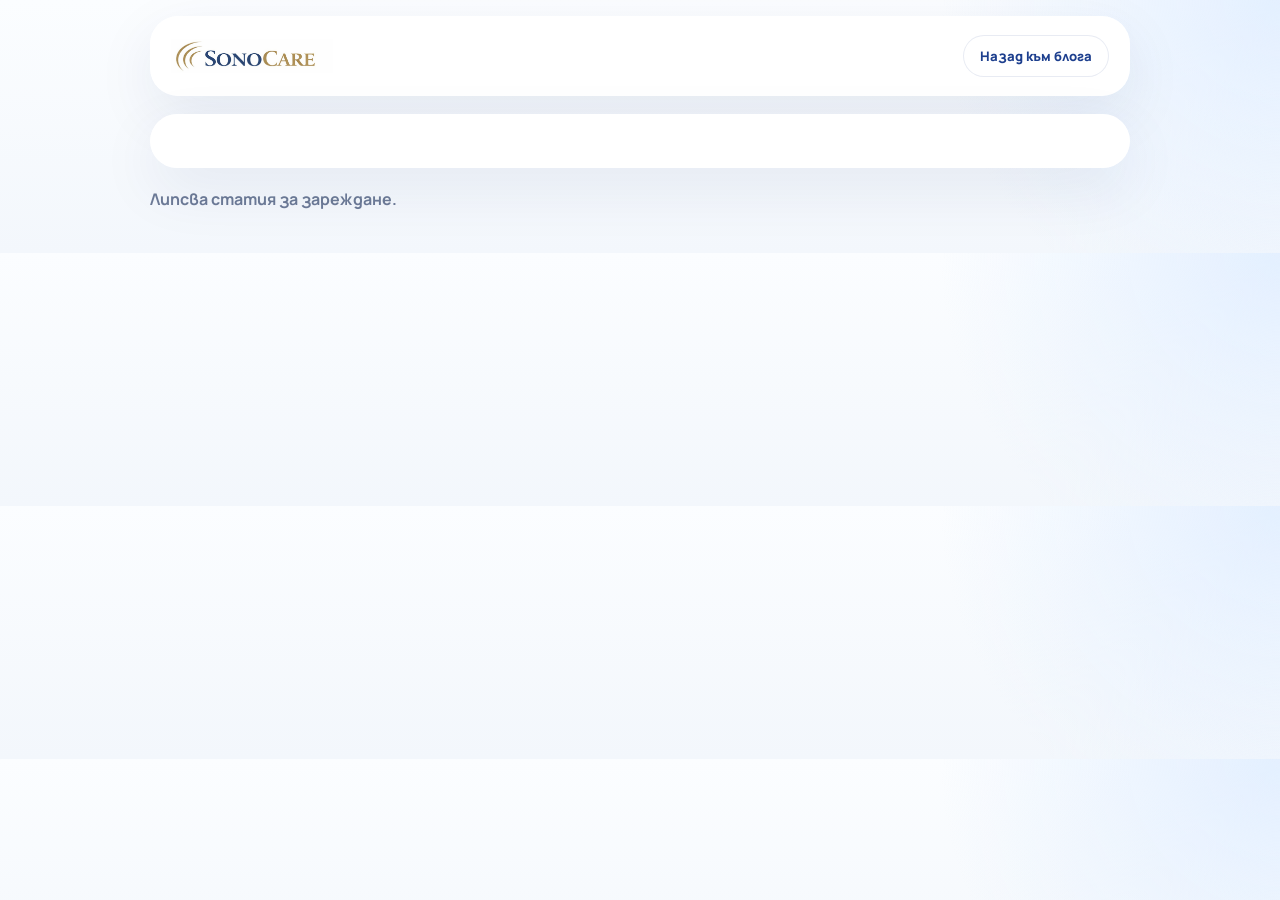
<file: blog/post.html>
﻿<!doctype html>
<html lang="bg">
  <head>
    <meta charset="UTF-8" />
    <meta name="viewport" content="width=device-width, initial-scale=1" />
    <meta name="description" content="Статия от SonoCare Blog за профилактика и образна диагностика." />
    <meta name="robots" content="index, follow" />
    <meta name="geo.region" content="BG-01" />
    <meta name="geo.placename" content="Благоевград" />
    <meta property="og:title" content="Статия | SonoCare Блог" />
    <meta property="og:description" content="Полезна статия от SonoCare Блог за ехография, профилактика и образна диагностика." />
    <meta property="og:type" content="article" />
    <meta property="og:url" content="https://www.sonocare.bg/blog/post.html" />
    <link rel="canonical" href="https://www.sonocare.bg/blog/post.html" />
    <title>SonoCare | Статия</title>
    <link rel="preconnect" href="https://fonts.googleapis.com" />
    <link rel="preconnect" href="https://fonts.gstatic.com" crossorigin />
    <link rel="icon" type="image/png" href="/icon.png" />
    <link
      href="https://fonts.googleapis.com/css2?family=Cormorant+Garamond:wght@600;700&family=Manrope:wght@500;600;700;800&display=swap"
      rel="stylesheet"
    />
    <link rel="stylesheet" href="/blog/styles.min.css" />
    <script type="application/ld+json">
      {
        "@context": "https://schema.org",
        "@type": "WebPage",
        "name": "Статия | SonoCare Блог",
        "description": "Полезна статия от SonoCare Блог за ехография, профилактика и образна диагностика.",
        "url": "https://www.sonocare.bg/blog/post.html"
      }
    </script>
  </head>
  <body>
    <main class="blog-shell">
      <header class="blog-header">
        <a class="blog-brand" href="../index.html" aria-label="SonoCare начало">
          <img src="../logo.png" alt="Лого на SonoCare" />
        </a>
        <a class="blog-back" href="index.html">Назад към блога</a>
      </header>

      <article id="single-post" class="single-post"></article>
      <div id="blog-feedback" class="blog-feedback" role="status" aria-live="polite"></div>
    </main>

    <script src="/blog/blog.js?v=4"></script>
  </body>
</html>
</file>
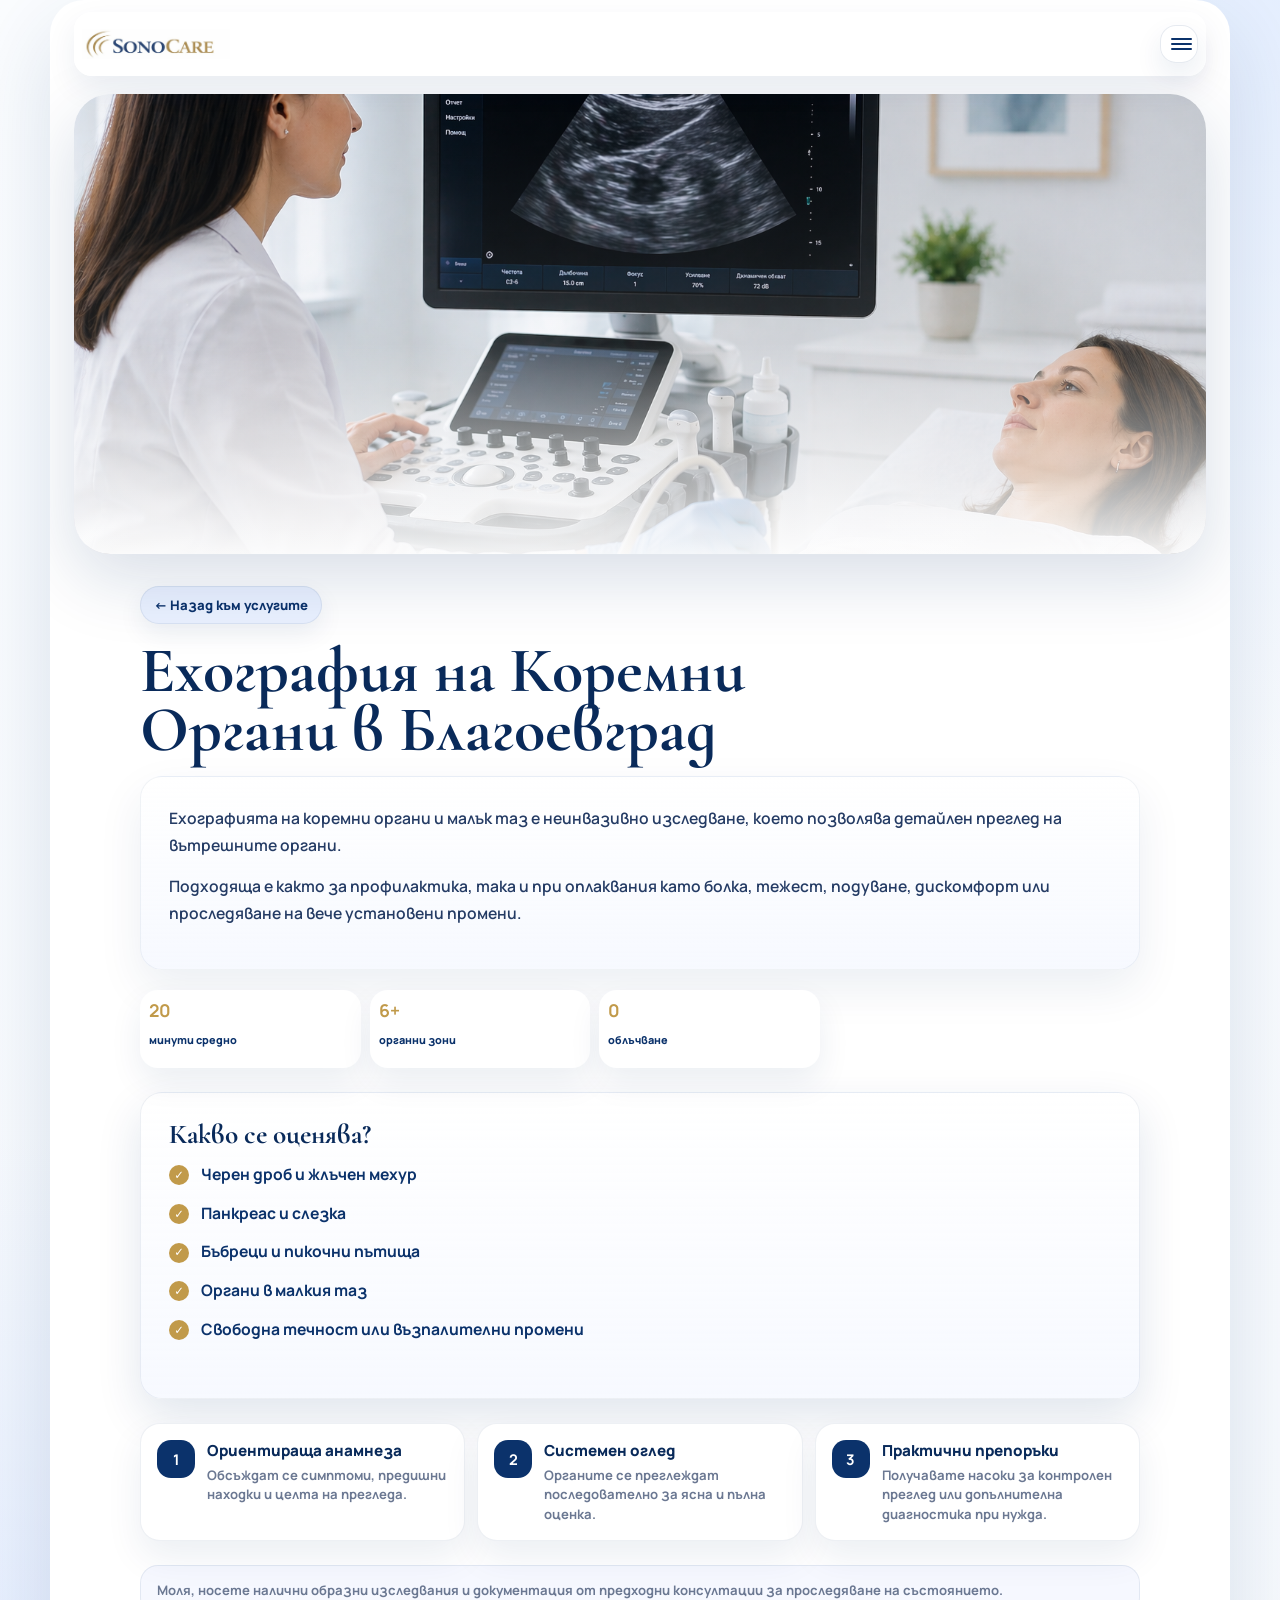
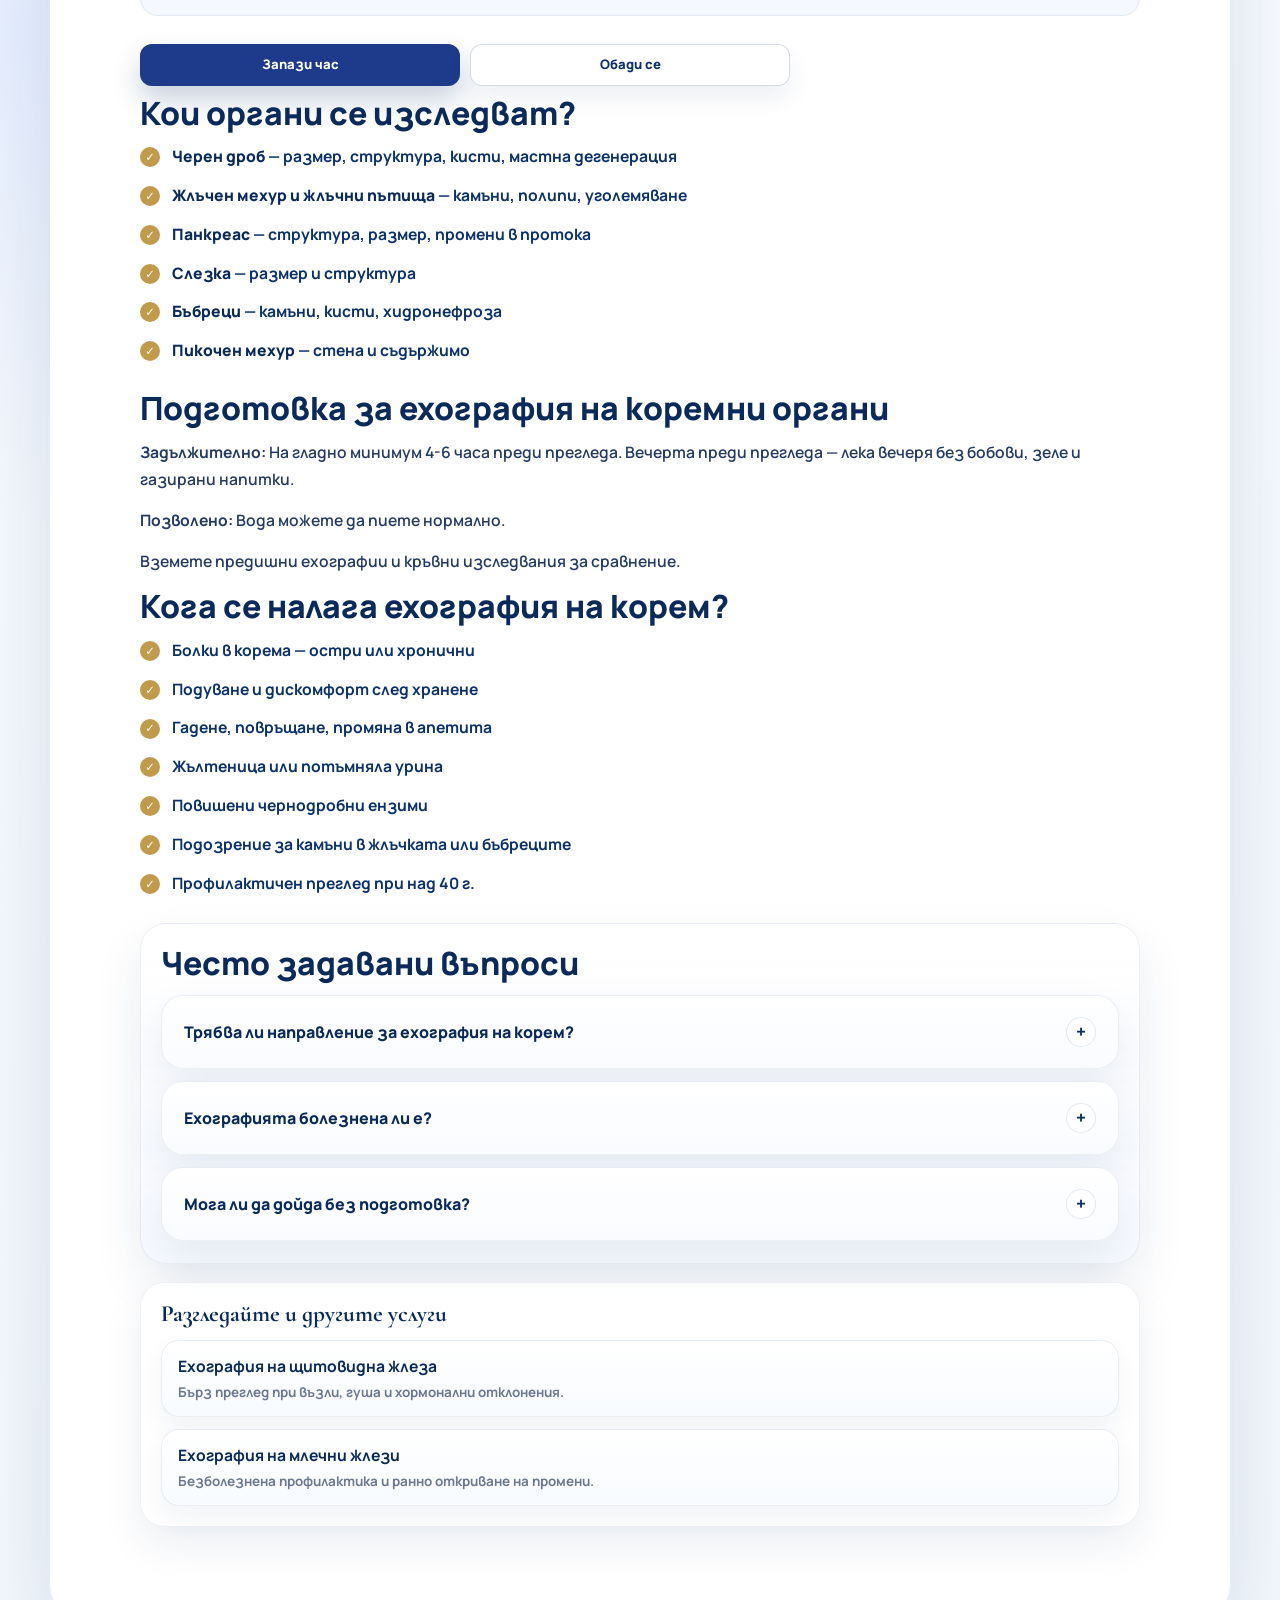
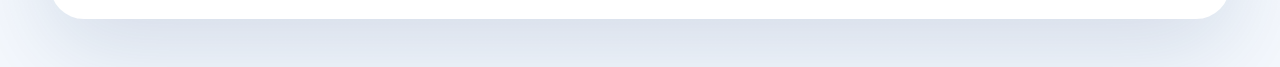
<file: services/abdominal-ultrasound.html>
﻿<!doctype html>
<html lang="bg">
  <head>
    <meta charset="UTF-8" />
    <meta name="viewport" content="width=device-width, initial-scale=1" />
    <meta name="description" content="Ехография на коремни органи в Благоевград — черен дроб, жлъчен мехур, бъбреци, панкреас. Без направление, резултат в деня. Запази час онлайн →" />
    <meta name="robots" content="index, follow" />
    <meta name="geo.region" content="BG-01" />
    <meta name="geo.placename" content="Благоевград" />
    <meta property="og:title" content="Ехография на Коремни Органи в Благоевград | SonoCare" />
    <meta property="og:description" content="Ехография на коремни органи в Благоевград — черен дроб, жлъчен мехур, бъбреци, панкреас. Без направление, резултат в деня." />
    <meta property="og:type" content="website" />
    <meta property="og:url" content="https://www.sonocare.bg/services/abdominal-ultrasound.html" />
    <link rel="canonical" href="https://www.sonocare.bg/services/abdominal-ultrasound.html" />
    <title>Ехография на Коремни Органи в Благоевград | SonoCare</title>
    <link rel="preconnect" href="https://fonts.googleapis.com" />
    <link rel="preconnect" href="https://fonts.gstatic.com" crossorigin />
    <link rel="icon" type="image/png" href="/icon.png" />
    <link href="https://fonts.googleapis.com/css2?family=Cormorant+Garamond:wght@600;700&family=Manrope:wght@500;600;700;800&display=swap" rel="stylesheet" />
    <link rel="stylesheet" href="../assets/css/styles.css?v=42" />
    <script type="application/ld+json">
      {
        "@context": "https://schema.org",
        "@type": "MedicalProcedure",
        "name": "Ехография на коремни органи",
        "description": "Ултразвуково изследване на черен дроб, жлъчен мехур, панкреас, слезка, бъбреци",
        "procedureType": "Diagnostic",
        "preparation": "Гладуване 4-6 часа преди прегледа",
        "followup": "Писмено заключение в деня на прегледа"
      }
    </script>
    <script type="application/ld+json">
      {
        "@context": "https://schema.org",
        "@type": "FAQPage",
        "mainEntity": [
          {
            "@type": "Question",
            "name": "Трябва ли направление за ехография на корем?",
            "acceptedAnswer": {
              "@type": "Answer",
              "text": "Не. В SonoCare можете да се запишете директно без направление от лекар."
            }
          },
          {
            "@type": "Question",
            "name": "Колко часа трябва да съм гладен преди ехография на корем?",
            "acceptedAnswer": {
              "@type": "Answer",
              "text": "На гладно минимум 4-6 часа преди прегледа за оптимална видимост."
            }
          }
        ]
      }
    </script>
  </head>
  <body>
    <main class="phone-page service-page">
      <header class="topbar" aria-label="Основна навигация">
        <a class="logo-link" href="../index.html"><img src="../logo.png" alt="Лого на SonoCare" /></a>
        <button class="menu-btn" type="button" aria-label="Меню"><i></i><i></i><i></i></button>
      </header>

      <section class="service-detail-hero">
        <img src="../images/Ехография на коремни паренхимни органи и органи в малък таз.png" alt="Ехография на коремни органи в SonoCare Благоевград" fetchpriority="high" decoding="async" />
      </section>

      <article class="service-detail">
        <a class="back-link" href="../index.html#services">← Назад към услугите</a>
        <h1>Ехография на Коремни Органи в Благоевград</h1>

        <div class="service-lede">
          <p>Ехографията на коремни органи и малък таз е неинвазивно изследване, което позволява детайлен преглед на вътрешните органи.</p>
          <p>Подходяща е както за профилактика, така и при оплаквания като болка, тежест, подуване, дискомфорт или проследяване на вече установени промени.</p>
        </div>

        <div class="quick-facts">
          <div class="fact"><b>20</b><span>минути средно</span></div>
          <div class="fact"><b>6+</b><span>органни зони</span></div>
          <div class="fact"><b>0</b><span>облъчване</span></div>
        </div>

        <section class="info-panel">
          <h2>Какво се оценява?</h2>
          <ul class="detail-list">
            <li>Черен дроб и жлъчен мехур</li>
            <li>Панкреас и слезка</li>
            <li>Бъбреци и пикочни пътища</li>
            <li>Органи в малкия таз</li>
            <li>Свободна течност или възпалителни промени</li>
          </ul>
        </section>

        <section class="process-grid">
          <div class="process-card"><b>1</b><div><h3>Ориентираща анамнеза</h3><p>Обсъждат се симптоми, предишни находки и целта на прегледа.</p></div></div>
          <div class="process-card"><b>2</b><div><h3>Системен оглед</h3><p>Органите се преглеждат последователно за ясна и пълна оценка.</p></div></div>
          <div class="process-card"><b>3</b><div><h3>Практични препоръки</h3><p>Получавате насоки за контролен преглед или допълнителна диагностика при нужда.</p></div></div>
        </section>

        <section class="service-note">
          Моля, носете налични образни изследвания и документация от предходни консултации за проследяване на състоянието.
        </section>

        <section class="service-cta">
          <a class="btn primary" href="../booking.html">Запази час</a>
          <a class="btn ghost" href="tel:+359879262675">Обади се</a>
        </section>
      </article>

      <section class="service-detail">
        <h2>Кои органи се изследват?</h2>
        <ul class="detail-list">
          <li><strong>Черен дроб</strong> — размер, структура, кисти, мастна дегенерация</li>
          <li><strong>Жлъчен мехур и жлъчни пътища</strong> — камъни, полипи, уголемяване</li>
          <li><strong>Панкреас</strong> — структура, размер, промени в протока</li>
          <li><strong>Слезка</strong> — размер и структура</li>
          <li><strong>Бъбреци</strong> — камъни, кисти, хидронефроза</li>
          <li><strong>Пикочен мехур</strong> — стена и съдържимо</li>
        </ul>

        <h2>Подготовка за ехография на коремни органи</h2>
        <p><strong>Задължително:</strong> На гладно минимум 4-6 часа преди прегледа. Вечерта преди прегледа — лека вечеря без бобови, зеле и газирани напитки.</p>
        <p><strong>Позволено:</strong> Вода можете да пиете нормално.</p>
        <p>Вземете предишни ехографии и кръвни изследвания за сравнение.</p>

        <h2>Кога се налага ехография на корем?</h2>
        <ul class="detail-list">
          <li>Болки в корема — остри или хронични</li>
          <li>Подуване и дискомфорт след хранене</li>
          <li>Гадене, повръщане, промяна в апетита</li>
          <li>Жълтеница или потъмняла урина</li>
          <li>Повишени чернодробни ензими</li>
          <li>Подозрение за камъни в жлъчката или бъбреците</li>
          <li>Профилактичен преглед при над 40 г.</li>
        </ul>

        <section class="service-faq">
          <h2>Често задавани въпроси</h2>
          <div class="faq-list">
            <details class="faq-item">
              <summary>Трябва ли направление за ехография на корем?</summary>
              <p>Не. В SonoCare можете да се запишете директно без направление.</p>
            </details>
            <details class="faq-item">
              <summary>Ехографията болезнена ли е?</summary>
              <p>Не — ехографията е напълно безболезнена. Единственото усещане е от студения гел.</p>
            </details>
            <details class="faq-item">
              <summary>Мога ли да дойда без подготовка?</summary>
              <p>При спешност — да, но качеството на образа може да е ограничено. При планов преглед препоръчваме подготовка.</p>
            </details>
          </div>
        </section>

        <section class="service-related">
          <h3>Разгледайте и другите услуги</h3>
          <div class="service-related-grid">
            <a class="service-related-link" href="/services/thyroid-ultrasound.html">
              <strong>Ехография на щитовидна жлеза</strong>
              <span>Бърз преглед при възли, гуша и хормонални отклонения.</span>
            </a>
            <a class="service-related-link" href="/services/breast-ultrasound.html">
              <strong>Ехография на млечни жлези</strong>
              <span>Безболезнена профилактика и ранно откриване на промени.</span>
            </a>
          </div>
        </section>

      </section>
    </main>
    <nav class="mobile-cta" aria-label="Бързи действия"><a href="tel:+359879262675">Обади се</a><a href="../booking.html">Запази час</a></nav>
    <script src="../assets/js/main.js?v=6"></script>
  </body>
</html>
</file>
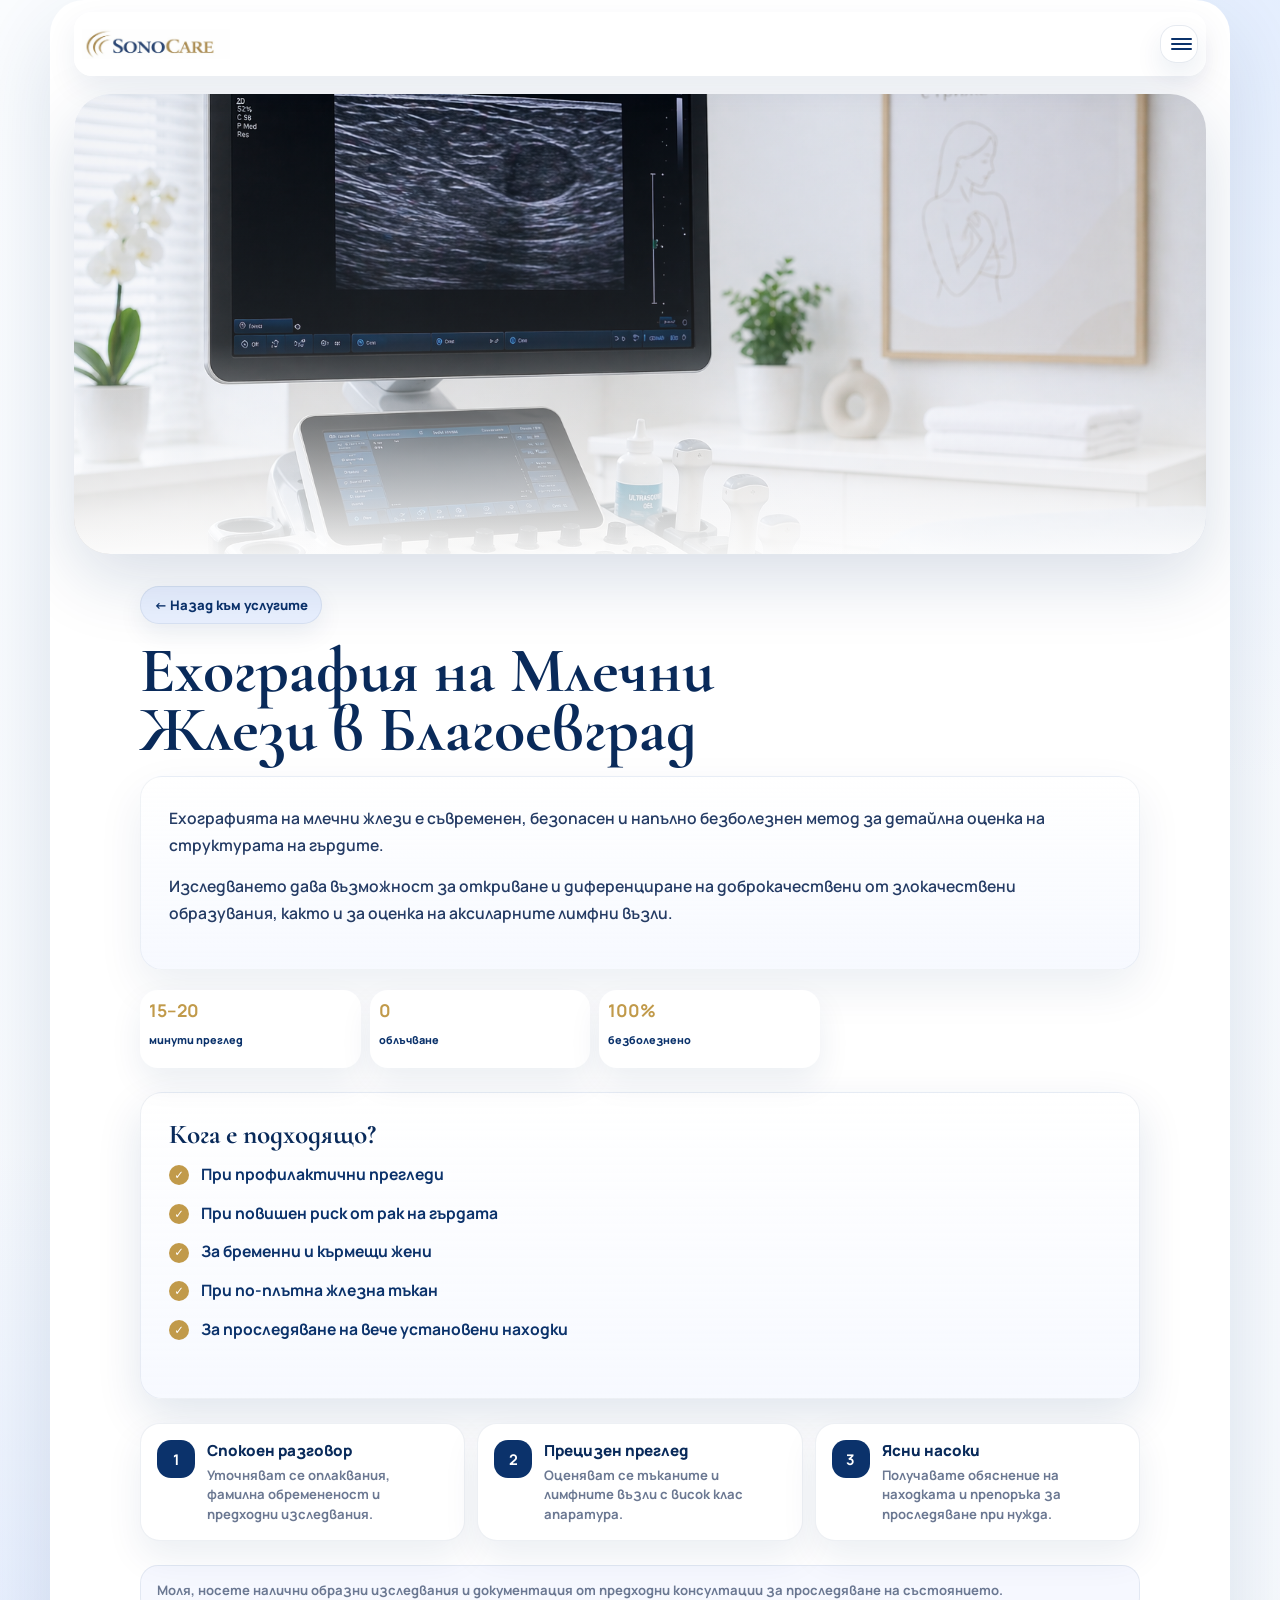
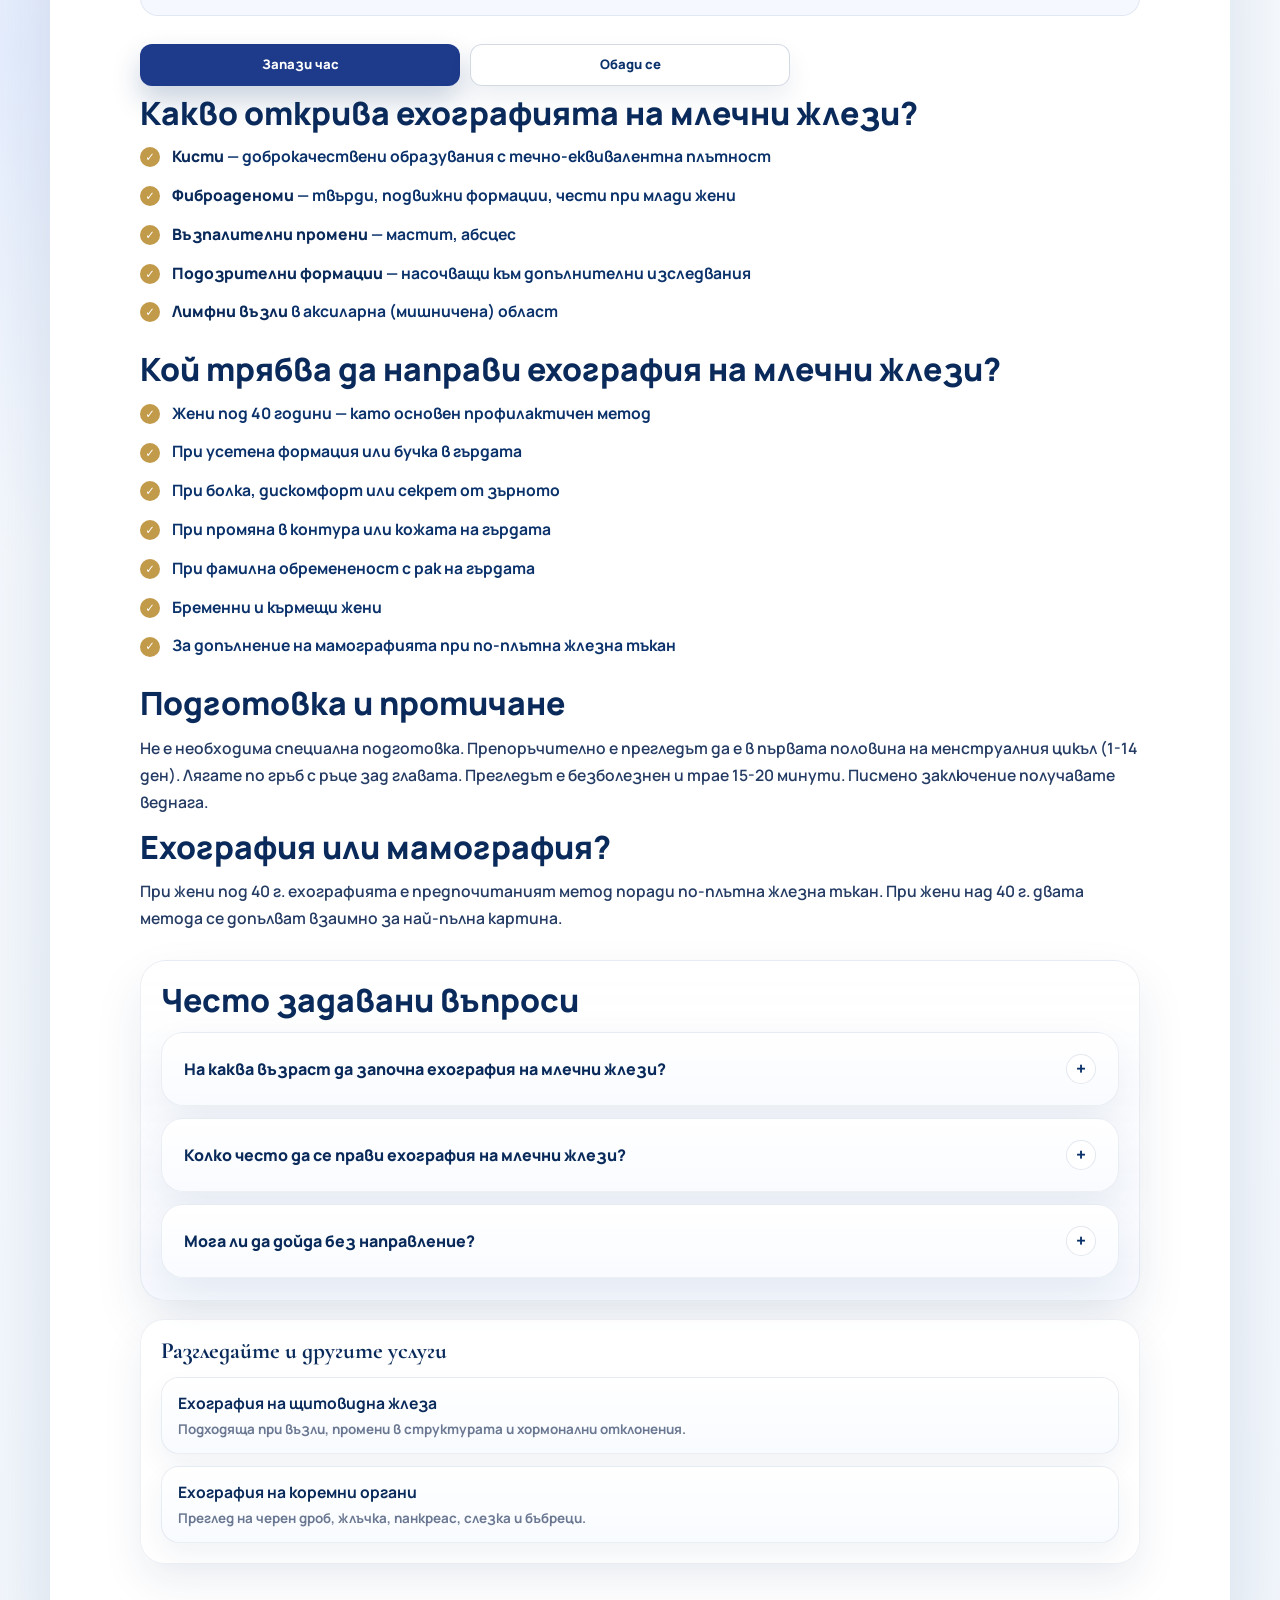
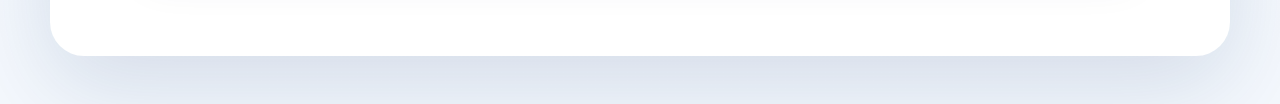
<file: services/breast-ultrasound.html>
﻿<!doctype html>
<html lang="bg">
  <head>
    <meta charset="UTF-8" />
    <meta name="viewport" content="width=device-width, initial-scale=1" />
    <meta name="description" content="Ехография на млечни жлези в Благоевград — ранна диагностика, без болка, резултат в деня. Препоръчително за жени под 40 г. Без направление →" />
    <meta name="robots" content="index, follow" />
    <meta name="geo.region" content="BG-01" />
    <meta name="geo.placename" content="Благоевград" />
    <meta property="og:title" content="Ехография на Млечни Жлези в Благоевград | SonoCare" />
    <meta property="og:description" content="Ехография на млечни жлези в Благоевград — ранна диагностика, без болка, резултат в деня. Препоръчително за жени под 40 г." />
    <meta property="og:type" content="website" />
    <meta property="og:url" content="https://www.sonocare.bg/services/breast-ultrasound.html" />
    <link rel="canonical" href="https://www.sonocare.bg/services/breast-ultrasound.html" />
    <title>Ехография на Млечни Жлези в Благоевград | SonoCare</title>
    <link rel="preconnect" href="https://fonts.googleapis.com" />
    <link rel="preconnect" href="https://fonts.gstatic.com" crossorigin />
    <link rel="icon" type="image/png" href="/icon.png" />
    <link href="https://fonts.googleapis.com/css2?family=Cormorant+Garamond:wght@600;700&family=Manrope:wght@500;600;700;800&display=swap" rel="stylesheet" />
    <link rel="stylesheet" href="../assets/css/styles.css?v=42" />
    <script type="application/ld+json">
      {
        "@context": "https://schema.org",
        "@type": "MedicalProcedure",
        "name": "Ехография на млечни жлези",
        "description": "Ултразвуково изследване на млечни жлези за ранна диагностика на кисти, фиброаденоми и други промени",
        "procedureType": "Diagnostic",
        "bodyLocation": "Млечни жлези",
        "preparation": "Не е необходима специална подготовка",
        "followup": "Писмено заключение в деня на прегледа"
      }
    </script>
    <script type="application/ld+json">
      {
        "@context": "https://schema.org",
        "@type": "FAQPage",
        "mainEntity": [
          {
            "@type": "Question",
            "name": "На каква възраст да започна ехография на млечни жлези?",
            "acceptedAnswer": {
              "@type": "Answer",
              "text": "Препоръчваме профилактична ехография от 25-годишна възраст, а при рискови фактори — по-рано."
            }
          },
          {
            "@type": "Question",
            "name": "Ехографията или мамографията е по-добра?",
            "acceptedAnswer": {
              "@type": "Answer",
              "text": "При жени под 40 г. ехографията е предпочитана поради по-плътна жлезна тъкан. При жени над 40 г. двата метода се допълват."
            }
          }
        ]
      }
    </script>
  </head>
  <body>
    <main class="phone-page service-page">
      <header class="topbar" aria-label="Основна навигация">
        <a class="logo-link" href="../index.html"><img src="../logo.png" alt="Лого на SonoCare" /></a>
        <button class="menu-btn" type="button" aria-label="Меню"><i></i><i></i><i></i></button>
      </header>

      <section class="service-detail-hero">
        <img src="../images/Ехография на млечни жлези.png" alt="Ехография на млечни жлези в SonoCare Благоевград" fetchpriority="high" decoding="async" />
      </section>

      <article class="service-detail">
        <a class="back-link" href="../index.html#services">← Назад към услугите</a>
        <h1>Ехография на Млечни Жлези в Благоевград</h1>

        <div class="service-lede">
          <p>Ехографията на млечни жлези е съвременен, безопасен и напълно безболезнен метод за детайлна оценка на структурата на гърдите.</p>
          <p>Изследването дава възможност за откриване и диференциране на доброкачествени от злокачествени образувания, както и за оценка на аксиларните лимфни възли.</p>
        </div>

        <div class="quick-facts">
          <div class="fact"><b>15–20</b><span>минути преглед</span></div>
          <div class="fact"><b>0</b><span>облъчване</span></div>
          <div class="fact"><b>100%</b><span>безболезнено</span></div>
        </div>

        <section class="info-panel">
          <h2>Кога е подходящо?</h2>
          <ul class="detail-list">
            <li>При профилактични прегледи</li>
            <li>При повишен риск от рак на гърдата</li>
            <li>За бременни и кърмещи жени</li>
            <li>При по-плътна жлезна тъкан</li>
            <li>За проследяване на вече установени находки</li>
          </ul>
        </section>

        <section class="process-grid" aria-label="Как протича">
          <div class="process-card"><b>1</b><div><h3>Спокоен разговор</h3><p>Уточняват се оплаквания, фамилна обремененост и предходни изследвания.</p></div></div>
          <div class="process-card"><b>2</b><div><h3>Прецизен преглед</h3><p>Оценяват се тъканите и лимфните възли с висок клас апаратура.</p></div></div>
          <div class="process-card"><b>3</b><div><h3>Ясни насоки</h3><p>Получавате обяснение на находката и препоръка за проследяване при нужда.</p></div></div>
        </section>

        <section class="service-note">
          Моля, носете налични образни изследвания и документация от предходни консултации за проследяване на състоянието.
        </section>

        <section class="service-cta">
          <a class="btn primary" href="../booking.html">Запази час</a>
          <a class="btn ghost" href="tel:+359879262675">Обади се</a>
        </section>
      </article>

      <section class="service-detail">
        <h2>Какво открива ехографията на млечни жлези?</h2>
        <ul class="detail-list">
          <li><strong>Кисти</strong> — доброкачествени образувания с течно-еквивалентна плътност</li>
          <li><strong>Фиброаденоми</strong> — твърди, подвижни формации, чести при млади жени</li>
          <li><strong>Възпалителни промени</strong> — мастит, абсцес</li>
          <li><strong>Подозрителни формации</strong> — насочващи към допълнителни изследвания</li>
          <li><strong>Лимфни възли</strong> в аксиларна (мишничена) област</li>
        </ul>

        <h2>Кой трябва да направи ехография на млечни жлези?</h2>
        <ul class="detail-list">
          <li>Жени под 40 години — като основен профилактичен метод</li>
          <li>При усетена формация или бучка в гърдата</li>
          <li>При болка, дискомфорт или секрет от зърното</li>
          <li>При промяна в контура или кожата на гърдата</li>
          <li>При фамилна обремененост с рак на гърдата</li>
          <li>Бременни и кърмещи жени</li>
          <li>За допълнение на мамографията при по-плътна жлезна тъкан</li>
        </ul>

        <h2>Подготовка и протичане</h2>
        <p>Не е необходима специална подготовка. Препоръчително е прегледът да е в първата половина на менструалния цикъл (1-14 ден). Лягате по гръб с ръце зад главата. Прегледът е безболезнен и трае 15-20 минути. Писмено заключение получавате веднага.</p>

        <h2>Ехография или мамография?</h2>
        <p>При жени под 40 г. ехографията е предпочитаният метод поради по-плътна жлезна тъкан. При жени над 40 г. двата метода се допълват взаимно за най-пълна картина.</p>

        <section class="service-faq">
          <h2>Често задавани въпроси</h2>
          <div class="faq-list">
            <details class="faq-item">
              <summary>На каква възраст да започна ехография на млечни жлези?</summary>
              <p>Препоръчваме профилактична ехография от 25-годишна възраст. При рискови фактори — по-рано.</p>
            </details>
            <details class="faq-item">
              <summary>Колко често да се прави ехография на млечни жлези?</summary>
              <p>При жени без оплаквания — веднъж годишно. При установена формация — на 6 месеца или според препоръките на специалиста.</p>
            </details>
            <details class="faq-item">
              <summary>Мога ли да дойда без направление?</summary>
              <p>Да. Приемаме пациентки без направление.</p>
            </details>
          </div>
        </section>

        <section class="service-related">
          <h3>Разгледайте и другите услуги</h3>
          <div class="service-related-grid">
            <a class="service-related-link" href="/services/thyroid-ultrasound.html">
              <strong>Ехография на щитовидна жлеза</strong>
              <span>Подходяща при възли, промени в структурата и хормонални отклонения.</span>
            </a>
            <a class="service-related-link" href="/services/abdominal-ultrasound.html">
              <strong>Ехография на коремни органи</strong>
              <span>Преглед на черен дроб, жлъчка, панкреас, слезка и бъбреци.</span>
            </a>
          </div>
        </section>

      </section>
    </main>
    <nav class="mobile-cta" aria-label="Бързи действия"><a href="tel:+359879262675">Обади се</a><a href="../booking.html">Запази час</a></nav>
    <script src="../assets/js/main.js?v=6"></script>
  </body>
</html>
</file>
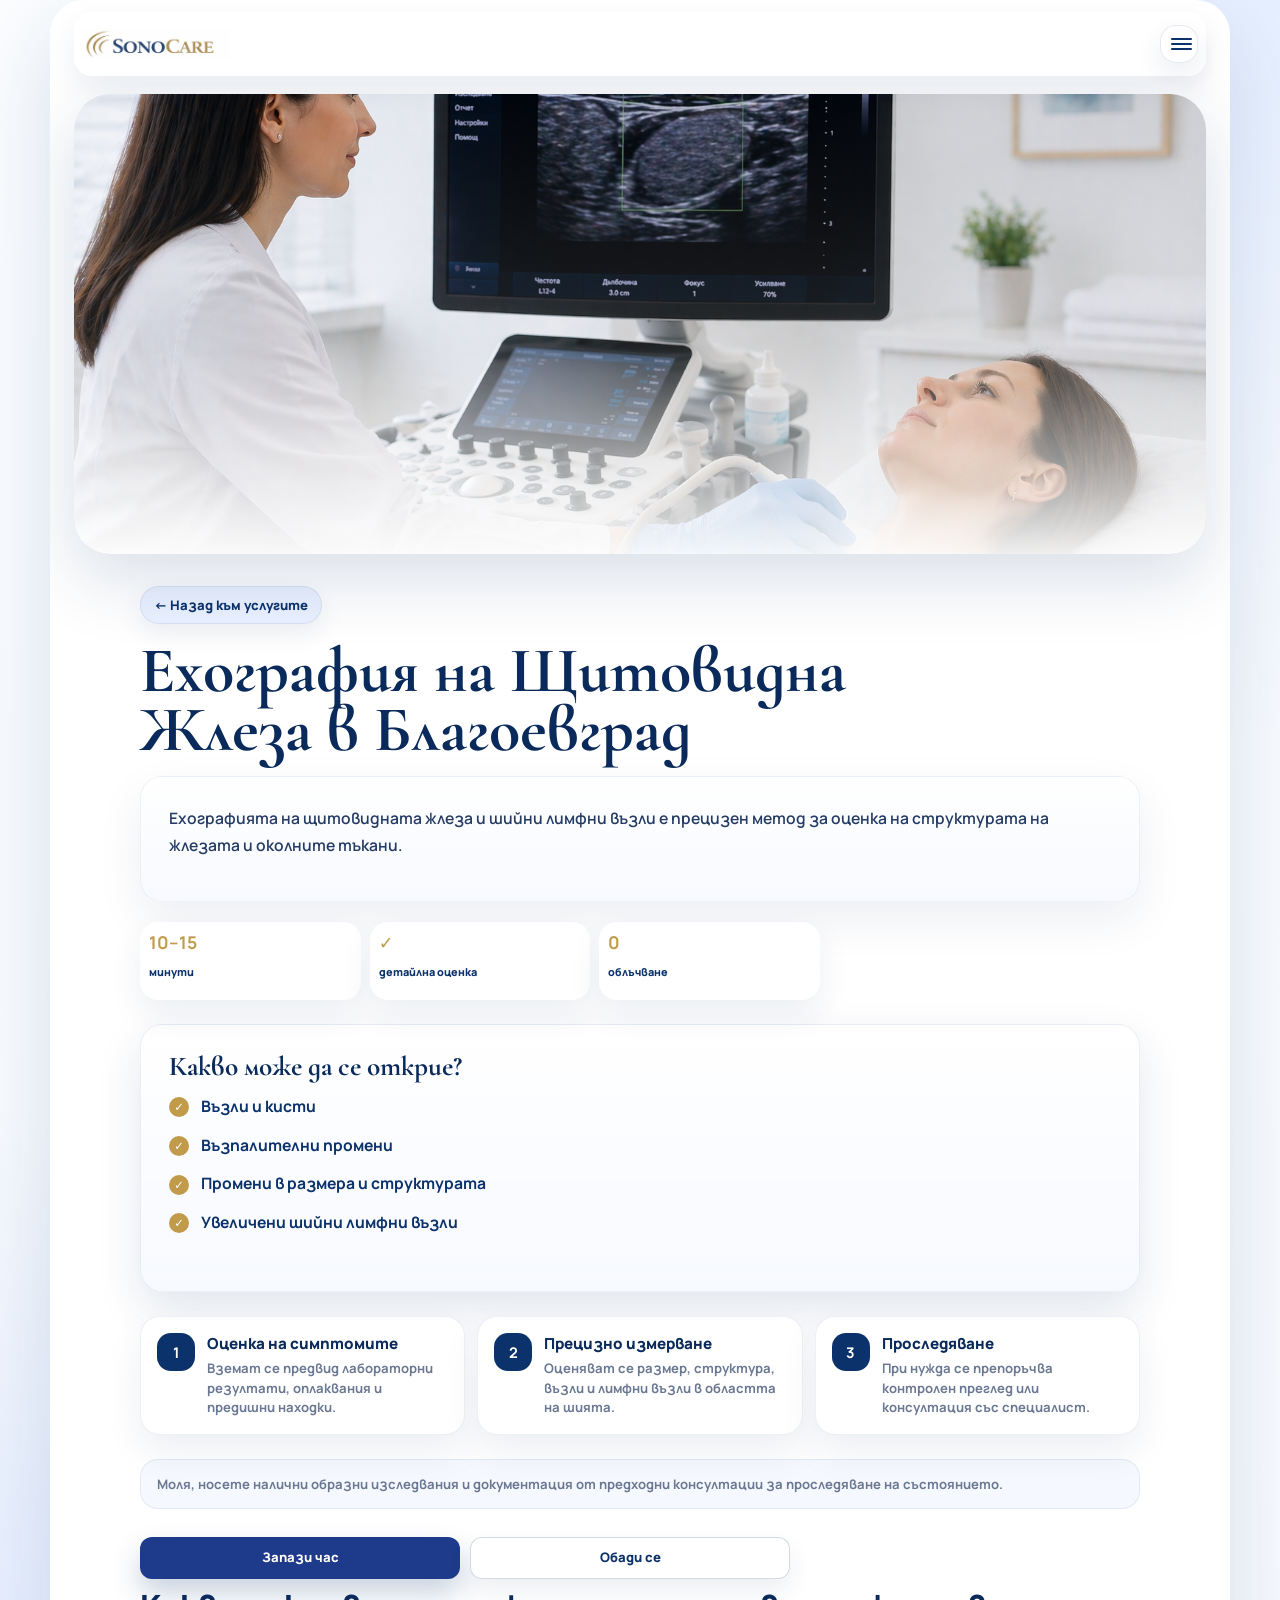
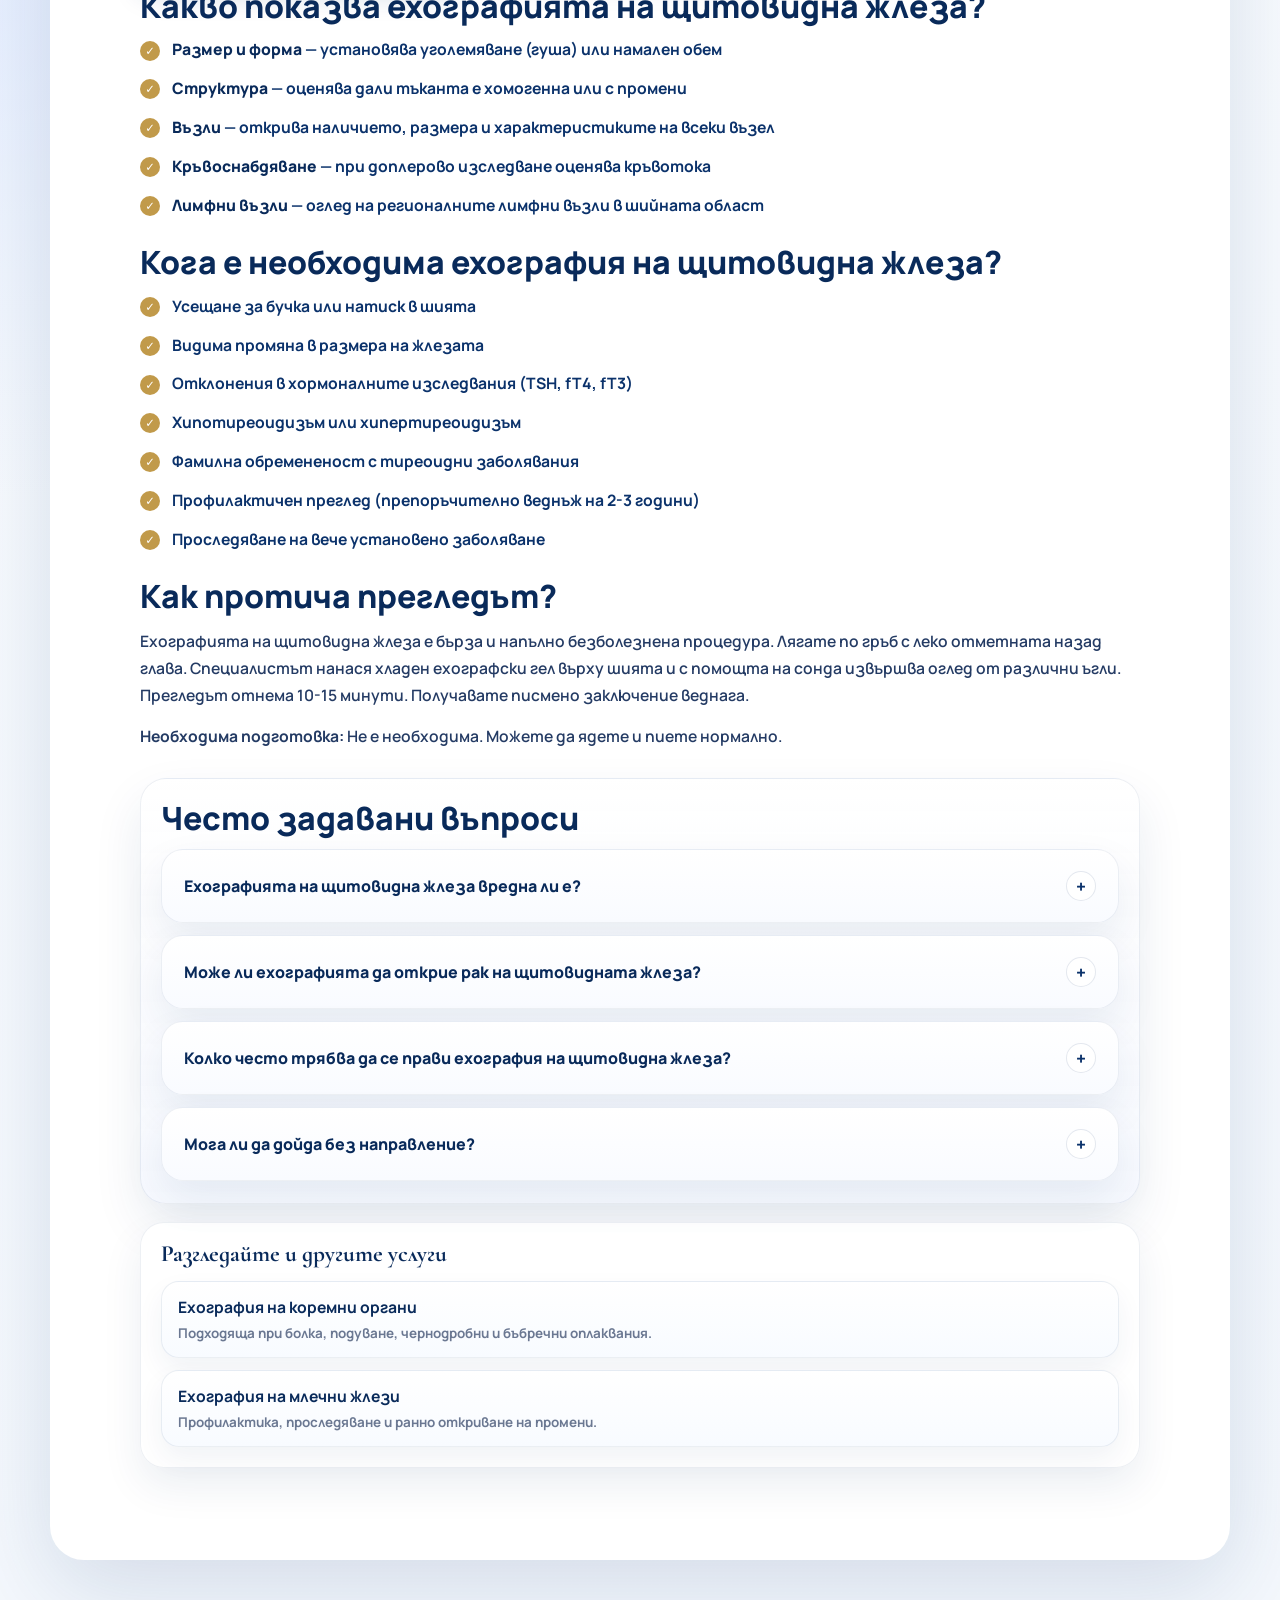
<file: services/thyroid-ultrasound.html>
﻿<!doctype html>
<html lang="bg">
  <head>
    <meta charset="UTF-8" />
    <meta name="viewport" content="width=device-width, initial-scale=1" />
    <meta name="description" content="Ехография на щитовидна жлеза в Благоевград — бърз преглед, писмено заключение в деня. Установяване на възли, гуша и структурни промени. Без направление →" />
    <meta name="robots" content="index, follow" />
    <meta name="geo.region" content="BG-01" />
    <meta name="geo.placename" content="Благоевград" />
    <meta property="og:title" content="Ехография на Щитовидна Жлеза в Благоевград | SonoCare" />
    <meta property="og:description" content="Ехография на щитовидна жлеза в Благоевград — бърз преглед, писмено заключение в деня. Установяване на възли, гуша и структурни промени." />
    <meta property="og:type" content="website" />
    <meta property="og:url" content="https://www.sonocare.bg/services/thyroid-ultrasound.html" />
    <link rel="canonical" href="https://www.sonocare.bg/services/thyroid-ultrasound.html" />
    <title>Ехография на Щитовидна Жлеза в Благоевград | SonoCare</title>
    <link rel="preconnect" href="https://fonts.googleapis.com" />
    <link rel="preconnect" href="https://fonts.gstatic.com" crossorigin />
    <link rel="icon" type="image/png" href="/icon.png" />
    <link href="https://fonts.googleapis.com/css2?family=Cormorant+Garamond:wght@600;700&family=Manrope:wght@500;600;700;800&display=swap" rel="stylesheet" />
    <link rel="stylesheet" href="../assets/css/styles.css?v=42" />
    <script type="application/ld+json">
      {
        "@context": "https://schema.org",
        "@type": "MedicalProcedure",
        "name": "Ехография на щитовидна жлеза",
        "description": "Ултразвуково изследване на щитовидната жлеза за установяване на възли, гуша и структурни промени",
        "procedureType": "Diagnostic",
        "bodyLocation": "Щитовидна жлеза",
        "howPerformed": "Ултразвукова сонда се поставя върху шията. Безболезнена процедура без радиация.",
        "preparation": "Не е необходима специална подготовка",
        "followup": "Писмено заключение в деня на прегледа"
      }
    </script>
    <script type="application/ld+json">
      {
        "@context": "https://schema.org",
        "@type": "FAQPage",
        "mainEntity": [
          {
            "@type": "Question",
            "name": "Ехографията на щитовидна жлеза вредна ли е?",
            "acceptedAnswer": {
              "@type": "Answer",
              "text": "Не. Ехографията използва ултразвукови вълни — без радиация, без странични ефекти. Напълно безопасна."
            }
          },
          {
            "@type": "Question",
            "name": "Колко често трябва да се прави ехография на щитовидна жлеза?",
            "acceptedAnswer": {
              "@type": "Answer",
              "text": "При здрави хора — на 2-3 години. При установен възел — на 6-12 месеца."
            }
          },
          {
            "@type": "Question",
            "name": "Мога ли да дойда без направление?",
            "acceptedAnswer": {
              "@type": "Answer",
              "text": "Да. В SonoCare приемаме пациенти без направление от личен лекар."
            }
          }
        ]
      }
    </script>
  </head>
  <body>
    <main class="phone-page service-page">
      <header class="topbar" aria-label="Основна навигация">
        <a class="logo-link" href="../index.html"><img src="../logo.png" alt="Лого на SonoCare" /></a>
        <button class="menu-btn" type="button" aria-label="Меню"><i></i><i></i><i></i></button>
      </header>

      <section class="service-detail-hero">
        <img src="../images/Ехография на щитовидна жлеза и шийни лимфни възли, ехография на  слюнчени жлези.png" alt="Ехография на щитовидна жлеза в SonoCare Благоевград" fetchpriority="high" decoding="async" />
      </section>

      <article class="service-detail">
        <a class="back-link" href="../index.html#services">← Назад към услугите</a>
        <h1>Ехография на Щитовидна Жлеза в Благоевград</h1>

        <div class="service-lede">
          <p>Ехографията на щитовидната жлеза и шийни лимфни възли е прецизен метод за оценка на структурата на жлезата и околните тъкани.</p>
        </div>

        <div class="quick-facts">
          <div class="fact"><b>10–15</b><span>минути</span></div>
          <div class="fact"><b>✓</b><span>детайлна оценка</span></div>
          <div class="fact"><b>0</b><span>облъчване</span></div>
        </div>

        <section class="info-panel">
          <h2>Какво може да се открие?</h2>
          <ul class="detail-list">
            <li>Възли и кисти</li>
            <li>Възпалителни промени</li>
            <li>Промени в размера и структурата</li>
            <li>Увеличени шийни лимфни възли</li>
          </ul>
        </section>

        <section class="process-grid">
          <div class="process-card"><b>1</b><div><h3>Оценка на симптомите</h3><p>Вземат се предвид лабораторни резултати, оплаквания и предишни находки.</p></div></div>
          <div class="process-card"><b>2</b><div><h3>Прецизно измерване</h3><p>Оценяват се размер, структура, възли и лимфни възли в областта на шията.</p></div></div>
          <div class="process-card"><b>3</b><div><h3>Проследяване</h3><p>При нужда се препоръчва контролен преглед или консултация със специалист.</p></div></div>
        </section>

        <section class="service-note">
          Моля, носете налични образни изследвания и документация от предходни консултации за проследяване на състоянието.
        </section>

        <section class="service-cta">
          <a class="btn primary" href="../booking.html">Запази час</a>
          <a class="btn ghost" href="tel:+359879262675">Обади се</a>
        </section>
      </article>

      <section class="service-detail">
        <h2>Какво показва ехографията на щитовидна жлеза?</h2>
        <ul class="detail-list">
          <li><strong>Размер и форма</strong> — установява уголемяване (гуша) или намален обем</li>
          <li><strong>Структура</strong> — оценява дали тъканта е хомогенна или с промени</li>
          <li><strong>Възли</strong> — открива наличието, размера и характеристиките на всеки възел</li>
          <li><strong>Кръвоснабдяване</strong> — при доплерово изследване оценява кръвотока</li>
          <li><strong>Лимфни възли</strong> — оглед на регионалните лимфни възли в шийната област</li>
        </ul>

        <h2>Кога е необходима ехография на щитовидна жлеза?</h2>
        <ul class="detail-list">
          <li>Усещане за бучка или натиск в шията</li>
          <li>Видима промяна в размера на жлезата</li>
          <li>Отклонения в хормоналните изследвания (TSH, fT4, fT3)</li>
          <li>Хипотиреоидизъм или хипертиреоидизъм</li>
          <li>Фамилна обремененост с тиреоидни заболявания</li>
          <li>Профилактичен преглед (препоръчително веднъж на 2-3 години)</li>
          <li>Проследяване на вече установено заболяване</li>
        </ul>

        <h2>Как протича прегледът?</h2>
        <p>Ехографията на щитовидна жлеза е бърза и напълно безболезнена процедура. Лягате по гръб с леко отметната назад глава. Специалистът нанася хладен ехографски гел върху шията и с помощта на сонда извършва оглед от различни ъгли. Прегледът отнема 10-15 минути. Получавате писмено заключение веднага.</p>
        <p><strong>Необходима подготовка:</strong> Не е необходима. Можете да ядете и пиете нормално.</p>

        <section class="service-faq">
          <h2>Често задавани въпроси</h2>
          <div class="faq-list">
            <details class="faq-item">
              <summary>Ехографията на щитовидна жлеза вредна ли е?</summary>
              <p>Не. Ехографията използва ултразвукови вълни — без радиация, без странични ефекти. Напълно безопасна и може да се повтаря многократно.</p>
            </details>
            <details class="faq-item">
              <summary>Може ли ехографията да открие рак на щитовидната жлеза?</summary>
              <p>Ехографията може да установи подозрителни възли и да насочи към по-нататъшни изследвания. Окончателната диагноза изисква биопсия (ФНА).</p>
            </details>
            <details class="faq-item">
              <summary>Колко често трябва да се прави ехография на щитовидна жлеза?</summary>
              <p>При здрави хора — на 2-3 години. При установен възел — на 6-12 месеца или според препоръките на ендокринолога.</p>
            </details>
            <details class="faq-item">
              <summary>Мога ли да дойда без направление?</summary>
              <p>Да. В SonoCare приемаме пациенти без направление.</p>
            </details>
          </div>
        </section>

        <section class="service-related">
          <h3>Разгледайте и другите услуги</h3>
          <div class="service-related-grid">
            <a class="service-related-link" href="/services/abdominal-ultrasound.html">
              <strong>Ехография на коремни органи</strong>
              <span>Подходяща при болка, подуване, чернодробни и бъбречни оплаквания.</span>
            </a>
            <a class="service-related-link" href="/services/breast-ultrasound.html">
              <strong>Ехография на млечни жлези</strong>
              <span>Профилактика, проследяване и ранно откриване на промени.</span>
            </a>
          </div>
        </section>

      </section>
    </main>
    <nav class="mobile-cta" aria-label="Бързи действия"><a href="tel:+359879262675">Обади се</a><a href="../booking.html">Запази час</a></nav>
    <script src="../assets/js/main.js?v=6"></script>
  </body>
</html>
</file>
<file: styles.css>
﻿:root {
  --bg: #f5f8fc;
  --surface: #ffffff;
  --surface-soft: #f8fbff;
  --text: #193257;
  --muted: #72819d;
  --line: #d9e3f1;
  --green: #27ae60;
  --green-dark: #1e8d4d;
  --green-soft: rgba(39, 174, 96, 0.12);
  --blue: #1d3f8e;
  --gold: #c9a048;
  --danger: #d64d62;
  --danger-soft: rgba(214, 77, 98, 0.12);
  --shadow: 0 18px 50px rgba(13, 43, 96, 0.1);
  --shadow-soft: 0 10px 28px rgba(13, 43, 96, 0.08);
  --radius-xl: 28px;
  --radius-lg: 18px;
  --radius-md: 14px;
  --serif: "Cormorant Garamond", Georgia, serif;
  --sans: Manrope, Inter, system-ui, sans-serif;
}

* {
  box-sizing: border-box;
}

[hidden] {
  display: none !important;
}

html {
  scroll-behavior: smooth;
}

body {
  margin: 0;
  color: var(--text);
  font-family: var(--sans);
  background:
    radial-gradient(circle at top right, rgba(230, 242, 255, 0.9), transparent 28%),
    linear-gradient(180deg, #f9fbfe 0%, #f2f6fb 100%);
}

a {
  color: inherit;
  text-decoration: none;
}

img {
  display: block;
  max-width: 100%;
}

input,
select,
textarea,
button {
  font: inherit;
}

svg {
  flex: 0 0 auto;
  width: 18px;
  height: 18px;
  fill: none;
  stroke: currentColor;
  stroke-linecap: round;
  stroke-linejoin: round;
  stroke-width: 1.9;
}

.booking-page {
  width: min(100%, 480px);
  min-height: 100vh;
  margin: 0 auto;
  padding: 16px 14px 104px;
}

.topbar {
  display: flex;
  align-items: center;
  justify-content: space-between;
  gap: 12px;
}

.logo-link img,
.booking-logo img {
  width: 146px;
}

.menu-btn {
  display: grid;
  width: 38px;
  height: 38px;
  place-items: center;
  padding: 10px;
  color: var(--blue);
  border: 1px solid rgba(29, 63, 142, 0.12);
  border-radius: 16px;
  background: rgba(255, 255, 255, 0.9);
  box-shadow: var(--shadow-soft);
}

.menu-btn i {
  width: 21px;
  height: 2px;
  border-radius: 9px;
  background: currentColor;
  transition: transform 0.22s ease, opacity 0.22s ease;
}

.menu-btn.is-open i:nth-child(1) {
  transform: translateY(6px) rotate(45deg);
}

.menu-btn.is-open i:nth-child(2) {
  opacity: 0;
}

.menu-btn.is-open i:nth-child(3) {
  transform: translateY(-6px) rotate(-45deg);
}

.site-menu {
  position: absolute;
  top: 66px;
  right: 14px;
  left: 14px;
  z-index: 60;
  display: grid;
  gap: 8px;
  padding: 12px;
  border: 1px solid rgba(29, 63, 142, 0.08);
  border-radius: 24px;
  background: rgba(255, 255, 255, 0.94);
  box-shadow: 0 28px 70px rgba(13, 43, 96, 0.16);
  backdrop-filter: blur(18px);
  opacity: 0;
  pointer-events: none;
  transform: translateY(-10px) scale(0.98);
  transition: opacity 0.22s ease, transform 0.22s ease;
}

.site-menu.is-open {
  opacity: 1;
  pointer-events: auto;
  transform: translateY(0) scale(1);
}

.site-menu a {
  display: flex;
  align-items: center;
  justify-content: space-between;
  min-height: 44px;
  padding: 0 14px;
  color: var(--blue);
  border-radius: 16px;
  font-size: 0.9rem;
  font-weight: 900;
}

.site-menu a::after {
  color: var(--gold);
  content: ">";
}

.site-menu a:hover,
.site-menu a:focus-visible {
  background: #f5f8ff;
}

.booking-hero {
  display: grid;
  gap: 14px;
  margin-top: 14px;
}

.booking-hero-copy,
.hero-badge-card,
.booking-card {
  border: 1px solid rgba(255, 255, 255, 0.88);
  border-radius: var(--radius-xl);
  background: rgba(255, 255, 255, 0.92);
  box-shadow: var(--shadow);
  backdrop-filter: blur(16px);
}

.booking-hero-copy {
  padding: 24px 20px;
  background:
    radial-gradient(circle at 100% 0%, rgba(227, 241, 255, 0.94), transparent 46%),
    rgba(255, 255, 255, 0.95);
}

.eyebrow {
  display: inline-flex;
  margin-bottom: 10px;
  padding: 6px 11px;
  color: var(--blue);
  border-radius: 999px;
  background: rgba(29, 63, 142, 0.08);
  font-size: 0.72rem;
  font-weight: 800;
  letter-spacing: 0.02em;
  text-transform: uppercase;
}

.booking-hero-copy h1 {
  margin: 0 0 10px;
  color: var(--text);
  font-family: var(--serif);
  font-size: 2.3rem;
  line-height: 0.95;
}

.booking-hero-copy p {
  margin: 0;
  color: var(--muted);
  font-size: 0.92rem;
  line-height: 1.6;
  font-weight: 700;
}

.hero-badge-card {
  display: grid;
  gap: 5px;
  padding: 18px 18px 16px;
  background:
    linear-gradient(180deg, rgba(255,255,255,0.96), rgba(247,251,255,0.95));
}

.hero-badge-card strong {
  color: var(--text);
  font-size: 0.95rem;
}

.hero-badge-card span {
  color: var(--muted);
  font-size: 0.83rem;
  font-weight: 700;
}

.booking-shell {
  margin-top: 16px;
}

.booking-card {
  padding: 18px 14px 18px;
}

.booking-field {
  margin-bottom: 12px;
}

.booking-field label {
  display: block;
  margin: 0 0 8px;
  color: var(--muted);
  font-size: 0.78rem;
  font-weight: 800;
}

.field-shell {
  position: relative;
  display: flex;
  align-items: center;
  min-height: 52px;
  border: 1px solid var(--line);
  border-radius: var(--radius-md);
  background: var(--surface);
  box-shadow: 0 6px 18px rgba(13, 43, 96, 0.04);
}

.field-shell-icon {
  padding-left: 40px;
}

.field-shell svg {
  position: absolute;
  left: 14px;
  color: #6b84b2;
}

.field-shell input,
.field-shell select,
.field-shell textarea {
  width: 100%;
  color: var(--text);
  border: 0;
  outline: 0;
  background: transparent;
}

.field-shell input,
.field-shell select {
  height: 52px;
  padding: 0 14px 0 0;
}

.field-shell textarea {
  min-height: 110px;
  padding: 14px 14px 14px 0;
  resize: vertical;
}

.field-shell select {
  appearance: none;
  cursor: pointer;
}

.field-shell:focus-within {
  border-color: rgba(39, 174, 96, 0.34);
  box-shadow: 0 0 0 4px rgba(39, 174, 96, 0.08);
}

.field-shell-textarea {
  align-items: flex-start;
}

.field-shell-textarea svg {
  top: 16px;
}

.hours-panel {
  margin: 18px 0 14px;
  padding: 16px 14px 14px;
  border: 1px solid #eef3fa;
  border-radius: 20px;
  background: linear-gradient(180deg, #ffffff, #fbfdff);
}

.hours-panel-header {
  display: flex;
  gap: 12px;
  align-items: flex-start;
  justify-content: space-between;
}

.hours-panel-header h2 {
  margin: 0;
  color: var(--text);
  font-size: 1rem;
  font-weight: 900;
}

.hours-help,
.hours-meta span,
.hours-message {
  color: var(--muted);
  font-size: 0.78rem;
  font-weight: 700;
}

.hours-help {
  margin: 4px 0 0;
}

.hours-meta {
  text-align: right;
}

.loading-state {
  display: inline-flex;
  align-items: center;
  gap: 10px;
  margin-top: 16px;
  color: var(--muted);
  font-size: 0.82rem;
  font-weight: 800;
}

.spinner {
  width: 18px;
  height: 18px;
  border: 2px solid rgba(39, 174, 96, 0.16);
  border-top-color: var(--green);
  border-radius: 50%;
  animation: spin 0.8s linear infinite;
}

@keyframes spin {
  to {
    transform: rotate(360deg);
  }
}

.hours-message {
  margin-top: 16px;
  font-size: 0.92rem;
  line-height: 1.55;
  font-weight: 800;
}

.hours-message.is-error {
  color: var(--danger);
}

.hours-grid {
  display: grid;
  grid-template-columns: repeat(3, minmax(0, 1fr));
  gap: 10px;
  margin-top: 16px;
}

.booking-services-links {
  margin-top: 18px;
}

.booking-services-links h3 {
  margin: 0 0 12px;
  color: var(--text);
  font-family: var(--serif);
  font-size: 1.4rem;
  line-height: 1;
}

.booking-services-grid {
  display: grid;
  gap: 12px;
}

.booking-service-link {
  display: block;
  padding: 15px 16px;
  border: 1px solid rgba(29, 63, 142, 0.1);
  border-radius: 18px;
  background:
    radial-gradient(circle at top right, rgba(227, 241, 255, 0.7), transparent 42%),
    linear-gradient(180deg, #ffffff 0%, #f9fbff 100%);
  box-shadow: 0 14px 28px rgba(13, 43, 96, 0.07);
}

.booking-service-link strong {
  display: block;
  margin-bottom: 5px;
  color: var(--text);
  font-size: 0.96rem;
  font-weight: 900;
}

.booking-service-link span {
  display: block;
  color: var(--muted);
  font-size: 0.84rem;
  font-weight: 700;
  line-height: 1.5;
}

.hour-button {
  min-height: 46px;
  padding: 0 8px;
  color: var(--green-dark);
  border: 1.5px solid rgba(39, 174, 96, 0.44);
  border-radius: 12px;
  background: #fff;
  box-shadow: 0 8px 18px rgba(25, 50, 87, 0.04);
  cursor: pointer;
  transition:
    transform 0.2s ease,
    box-shadow 0.2s ease,
    border-color 0.2s ease,
    background-color 0.2s ease,
    color 0.2s ease;
  font-size: 0.84rem;
  font-weight: 800;
}

.hour-button:hover,
.hour-button:focus-visible {
  transform: translateY(-1px);
  box-shadow: 0 10px 24px rgba(39, 174, 96, 0.14);
  outline: none;
}

.hour-button.is-selected {
  color: #fff;
  border-color: var(--green);
  background: linear-gradient(135deg, var(--green), #30bf6e);
  box-shadow: 0 16px 30px rgba(39, 174, 96, 0.24);
}

.hour-button:disabled,
.hour-button.is-disabled {
  color: #9ca8bc;
  border-color: #e0e7f1;
  background: #f7f9fc;
  box-shadow: none;
  cursor: not-allowed;
  transform: none;
}

#booking-form {
  margin-top: 6px;
}

.form-feedback {
  display: none;
  margin: 8px 0 14px;
  padding: 14px 15px;
  border-radius: 14px;
  font-size: 0.84rem;
  font-weight: 800;
  line-height: 1.5;
}

.form-feedback.is-visible {
  display: block;
}

.form-feedback.is-success {
  color: var(--green-dark);
  background: rgba(39, 174, 96, 0.1);
  border: 1px solid rgba(39, 174, 96, 0.16);
}

.form-feedback.is-error {
  color: var(--danger);
  background: var(--danger-soft);
  border: 1px solid rgba(214, 77, 98, 0.16);
}

.submit-button {
  width: 100%;
  min-height: 54px;
  display: inline-flex;
  align-items: center;
  justify-content: center;
  gap: 10px;
  color: #fff;
  border: 0;
  border-radius: 14px;
  background: linear-gradient(135deg, var(--gold), #d6ad5e);
  box-shadow: 0 18px 34px rgba(201, 160, 72, 0.26);
  cursor: pointer;
  transition: transform 0.2s ease, opacity 0.2s ease;
  font-size: 0.95rem;
  font-weight: 900;
}

.submit-button:hover,
.submit-button:focus-visible {
  transform: translateY(-1px);
  outline: none;
}

.submit-button:disabled {
  opacity: 0.7;
  cursor: wait;
  transform: none;
}

.sticky-cta {
  position: fixed;
  right: 0;
  bottom: 0;
  left: 0;
  z-index: 30;
  display: grid;
  grid-template-columns: 1fr 1fr;
  width: min(100%, 480px);
  margin: 0 auto;
  border-radius: 20px 20px 0 0;
  overflow: hidden;
  box-shadow: 0 -10px 26px rgba(13, 43, 96, 0.12);
}

.sticky-cta a {
  min-height: 56px;
  display: flex;
  align-items: center;
  justify-content: center;
  color: #fff;
  font-size: 0.95rem;
  font-weight: 900;
}

.sticky-cta a:first-child {
  background: var(--blue);
}

.sticky-cta a:last-child {
  background: var(--gold);
}

@media (min-width: 400px) {
  .booking-card {
    padding-inline: 18px;
  }

  .hours-grid {
    gap: 12px;
  }
}

@media (min-width: 1024px) {
  body {
    padding: 28px 24px 48px;
  }

  .booking-page {
    width: min(1180px, 100%);
    padding: 24px 28px 42px;
    border-radius: 40px;
    background: rgba(255, 255, 255, 0.44);
    box-shadow: 0 34px 90px rgba(13, 43, 96, 0.12);
  }

  .topbar {
    min-height: 62px;
  }

  .logo-link img,
  .booking-logo img {
    width: 176px;
  }

  .site-menu {
    top: 74px;
    right: 0;
    left: auto;
    width: 300px;
  }

  .booking-hero {
    grid-template-columns: minmax(0, 1.2fr) minmax(280px, 0.8fr);
    align-items: stretch;
    gap: 18px;
    margin-top: 18px;
  }

  .booking-hero-copy,
  .hero-badge-card,
  .booking-card {
    border-radius: 30px;
  }

  .booking-hero-copy {
    padding: 32px 30px;
  }

  .booking-hero-copy h1 {
    font-size: 3.6rem;
  }

  .booking-hero-copy p {
    max-width: 720px;
    font-size: 1rem;
  }

  .hero-badge-card {
    align-content: center;
    padding: 24px;
  }

  .hero-badge-card strong {
    font-size: 1.05rem;
  }

  .hero-badge-card span {
    font-size: 0.9rem;
  }

  .booking-shell {
    margin-top: 20px;
  }

  .booking-card {
    display: grid;
    grid-template-columns: minmax(300px, 0.9fr) minmax(0, 1.1fr);
    gap: 22px 24px;
    padding: 24px;
    align-items: start;
  }

  .booking-card > .booking-field:first-of-type,
  .booking-card > .booking-field:nth-of-type(2) {
    margin-bottom: 0;
  }

  .hours-panel {
    grid-column: 2;
    grid-row: 1 / span 2;
    margin: 0;
    padding: 20px 18px 18px;
  }

  #booking-form {
    grid-column: 1 / -1;
    display: grid;
    grid-template-columns: repeat(2, minmax(0, 1fr));
    gap: 14px 18px;
    margin-top: 0;
  }

  #booking-form .booking-field:first-child,
  #booking-form .booking-field:nth-child(2),
  #booking-form .booking-field:nth-child(3),
  #booking-form .booking-field:nth-child(4) {
    margin-bottom: 0;
  }

  #booking-form .booking-field:last-of-type {
    grid-column: 1 / -1;
  }

  .form-feedback,
  .submit-button {
    grid-column: 1 / -1;
  }

  .hours-panel-header h2 {
    font-size: 1.18rem;
  }

  .hours-message {
    font-size: 0.94rem;
  }

  .hours-grid {
    grid-template-columns: repeat(4, minmax(0, 1fr));
  }

  .hour-button {
    min-height: 50px;
    font-size: 0.9rem;
  }

  .sticky-cta {
    display: none;
  }
}
</file>
<file: assets/css/styles.css>
﻿:root {
  --navy: #0b326b;
  --navy-dark: #092a5a;
  --gold: #c19a4a;
  --muted: #6b7892;
  --line: rgba(11, 50, 107, 0.1);
  --shadow: 0 18px 45px rgba(11, 50, 107, 0.12);
  --serif: "Cormorant Garamond", Georgia, serif;
  --sans: Manrope, Inter, system-ui, sans-serif;
}

* {
  box-sizing: border-box;
}

html {
  scroll-behavior: smooth;
}

body {
  margin: 0;
  color: var(--navy);
  font-family: var(--sans);
  background: #fff;
}

a {
  color: inherit;
  text-decoration: none;
}

img {
  display: block;
  max-width: 100%;
}

svg {
  fill: none;
  stroke: currentColor;
  stroke-linecap: round;
  stroke-linejoin: round;
  stroke-width: 2;
}

.phone-page {
  position: relative;
  width: min(100%, 480px);
  min-height: 100vh;
  margin: 0 auto;
  padding: 4px 24px 92px;
  background: #fff;
  overflow: hidden;
}

.topbar {
  position: relative;
  z-index: 5;
  display: flex;
  align-items: center;
  justify-content: space-between;
  min-height: 48px;
  margin-bottom: 0;
}

.logo-link img {
  width: 148px;
}

.desktop-nav,
.desktop-actions,
.hero-feature-strip {
  display: none;
}

.menu-btn {
  display: grid;
  width: 38px;
  height: 38px;
  place-items: center;
  padding: 10px;
  color: var(--navy);
  border: 1px solid var(--line);
  border-radius: 16px;
  background: rgba(255, 255, 255, 0.86);
  box-shadow: 0 12px 28px rgba(11, 50, 107, 0.09);
}

.menu-btn i {
  width: 21px;
  height: 2px;
  border-radius: 9px;
  background: currentColor;
  transition: transform 0.22s ease, opacity 0.22s ease;
}

.menu-btn.is-open i:nth-child(1) {
  transform: translateY(6px) rotate(45deg);
}

.menu-btn.is-open i:nth-child(2) {
  opacity: 0;
}

.menu-btn.is-open i:nth-child(3) {
  transform: translateY(-6px) rotate(-45deg);
}

.site-menu {
  position: absolute;
  top: 58px;
  right: 24px;
  left: 24px;
  z-index: 60;
  display: grid;
  gap: 8px;
  padding: 12px;
  border: 1px solid rgba(11, 50, 107, 0.09);
  border-radius: 24px;
  background: rgba(255, 255, 255, 0.92);
  box-shadow: 0 28px 70px rgba(11, 50, 107, 0.18);
  backdrop-filter: blur(18px);
  opacity: 0;
  pointer-events: none;
  transform: translateY(-10px) scale(0.98);
  transition: opacity 0.22s ease, transform 0.22s ease;
}

.site-menu.is-open {
  opacity: 1;
  pointer-events: auto;
  transform: translateY(0) scale(1);
}

.site-menu a {
  display: flex;
  align-items: center;
  justify-content: space-between;
  min-height: 44px;
  padding: 0 14px;
  color: var(--navy);
  border-radius: 16px;
  font-size: 0.9rem;
  font-weight: 900;
}

.site-menu a::after {
  color: var(--gold);
  content: "→";
}

.site-menu a:hover,
.site-menu a:focus-visible {
  background: #f5f8ff;
}

.hero {
  position: relative;
  min-height: 68vh;
  margin: 0 -24px;
  padding: 0 20px 96px;
  margin-top: -4px;
  background: linear-gradient(180deg, #ffffff 0%, #f5f8ff 100%);
  overflow: visible;
}

.hero::before {
  content: none;
}

.hero::after {
  content: "";
  position: absolute;
  bottom: 0;
  left: 0;
  z-index: 4;
  width: 100%;
  height: 130px;
  background: linear-gradient(
    to bottom,
    rgba(255, 255, 255, 0) 0%,
    rgba(255, 255, 255, 0) 34%,
    rgba(255, 255, 255, 0.42) 74%,
    #ffffff 100%
  );
  pointer-events: none;
}

.hero-bg-shape {
  position: absolute;
  top: 52px;
  right: -62px;
  z-index: 1;
  width: 300px;
  height: 330px;
  border-radius: 50%;
  background: #eaf1ff;
  opacity: 0.4;
}

.hero-image {
  position: absolute;
  top: 20px;
  right: -54px;
  z-index: 2;
  width: 123%;
  box-shadow: 0 20px 50px rgba(0, 0, 0, 0.08);
  filter: none;
  transform: translateY(0);
}

.hero-image img {
  width: 100%;
  height: auto;
  max-width: none;
  object-fit: contain;
}

.hero-content {
  position: relative;
  z-index: 5;
  max-width: 242px;
  padding: 18px 14px 0 0;
  background: linear-gradient(90deg, rgba(255, 255, 255, 0.96) 0%, rgba(255, 255, 255, 0.86) 72%, rgba(255, 255, 255, 0) 100%);
  filter: none;
}

.hero h1 {
  max-width: 232px;
  margin: 0 0 14px;
  color: var(--navy-dark);
  font-family: var(--serif);
  font-size: 2.22rem;
  font-weight: 700;
  line-height: 0.92;
  letter-spacing: 0;
  text-shadow:
    0 1px 0 #fff,
    0 12px 22px rgba(11, 50, 107, 0.14),
    -10px 10px 24px rgba(255, 255, 255, 0.9);
}

.hero h1 span {
  color: var(--gold);
}

.doctor-name {
  margin: 0 0 4px;
  color: var(--navy-dark);
  font-size: 1rem;
  font-weight: 900;
}

.hero-subtitle {
  max-width: 220px;
  margin: 0 0 18px;
  color: var(--navy);
  font-size: 0.82rem;
  font-weight: 800;
  line-height: 1.34;
}

.hero-list {
  display: grid;
  gap: 8px;
  margin: 0 0 24px;
  padding: 0;
  list-style: none;
}

.hero-list li {
  display: flex;
  align-items: center;
  gap: 9px;
  color: var(--navy);
  font-size: 0.8rem;
  font-weight: 800;
}

.hero-list li::before {
  display: grid;
  flex: 0 0 18px;
  width: 18px;
  height: 18px;
  place-items: center;
  color: #fff;
  border-radius: 50%;
  background: var(--gold);
  content: "✓";
  font-size: 0.66rem;
  font-weight: 900;
}

.hero-actions {
  display: grid;
  gap: 10px;
  width: 170px;
}

.hero-note {
  margin: 12px 0 0;
  color: var(--muted);
  font-size: 0.78rem;
  font-weight: 800;
  line-height: 1.4;
}

.services-overview .service-card img {
  display: block;
}

.why-us {
  padding: 22px 20px;
}

.why-us h2 {
  text-align: left;
}

.why-us .detail-list {
  gap: 16px;
}

.why-us .detail-list li {
  display: grid;
  grid-template-columns: 20px 1fr;
  gap: 12px;
  align-items: start;
}

.why-us .detail-list li::before {
  margin-top: 3px;
}

.why-us .detail-list li > div {
  min-width: 0;
}

.why-us .detail-list strong {
  display: block;
  margin-bottom: 5px;
  color: var(--navy-dark);
  font-size: 0.98rem;
  line-height: 1.25;
}

.why-us .detail-list span {
  display: block;
  color: var(--muted);
  font-size: 0.9rem;
  font-weight: 700;
  line-height: 1.55;
}

.btn {
  display: inline-flex;
  min-height: 42px;
  align-items: center;
  justify-content: center;
  gap: 8px;
  padding: 0 15px;
  border-radius: 12px;
  border: 0;
  cursor: pointer;
  font: 800 0.82rem/1 var(--sans);
}

.btn svg {
  width: 15px;
  height: 15px;
}

.primary {
  color: #fff;
  background: #1e3a8a;
  box-shadow: 0 14px 28px rgba(11, 50, 107, 0.22);
}

.ghost {
  color: var(--navy);
  border: 1px solid rgba(11, 50, 107, 0.18);
  background: rgba(255, 255, 255, 0.86);
  box-shadow: 0 12px 24px rgba(11, 50, 107, 0.08);
}

.section-title {
  display: flex;
  align-items: center;
  gap: 10px;
  margin: 26px 0 16px;
}

.section-title::before {
  width: 22px;
  height: 1px;
  background: var(--gold);
  content: "";
}

.section-title h2 {
  flex: 1;
  margin: 0;
  color: var(--navy-dark);
  font-family: var(--serif);
  font-size: 1.5rem;
  line-height: 1;
}

.section-title a {
  color: var(--navy);
  font-size: 0.72rem;
  font-weight: 800;
}

.service-grid {
  display: grid;
  grid-template-columns: 1fr;
  gap: 18px;
}

.service-card,
.doctor-card,
.booking-card,
.contact-card {
  border: 1px solid rgba(11, 50, 107, 0.07);
  border-radius: 22px;
  background: rgba(255, 255, 255, 0.92);
  box-shadow: var(--shadow);
}

.service-card {
  position: relative;
  display: grid;
  grid-template-columns: 1fr;
  gap: 0;
  overflow: hidden;
  min-height: 0;
  padding: 10px;
  border-radius: 28px;
  background:
    radial-gradient(circle at 88% 18%, rgba(234, 241, 255, 0.95), transparent 36%),
    linear-gradient(180deg, #ffffff 0%, #f7faff 100%);
  box-shadow: 0 24px 65px rgba(11, 50, 107, 0.13);
}

.service-card::after {
  position: absolute;
  right: -42px;
  bottom: -54px;
  width: 150px;
  height: 150px;
  border-radius: 50%;
  background: rgba(234, 241, 255, 0.82);
  content: "";
  pointer-events: none;
}

.service-card img {
  position: relative;
  z-index: 1;
  width: 100%;
  height: 176px;
  object-fit: cover;
  border-radius: 22px;
  box-shadow: 0 16px 34px rgba(11, 50, 107, 0.13);
}

.service-card h3 {
  position: relative;
  z-index: 1;
  margin: 17px 6px 8px;
  color: var(--navy);
  font-family: var(--serif);
  font-size: 1.72rem;
  line-height: 0.94;
}

.service-card p {
  position: relative;
  z-index: 1;
  margin: 0 6px;
  color: var(--muted);
  font-size: 0.88rem;
  font-weight: 700;
  line-height: 1.48;
}

.service-more {
  position: relative;
  z-index: 1;
  display: inline-flex;
  align-items: center;
  justify-content: center;
  min-height: 44px;
  width: calc(100% - 12px);
  margin: 18px 6px 4px;
  padding: 0 18px;
  color: #fff;
  border-radius: 15px;
  background: linear-gradient(135deg, var(--navy), #1e3a8a);
  box-shadow: 0 16px 30px rgba(11, 50, 107, 0.23);
  font-size: 0.88rem;
  font-weight: 900;
}

.home-blog {
  margin-top: 26px;
}

.home-blog-track {
  display: grid;
  grid-auto-flow: column;
  grid-auto-columns: minmax(248px, 82%);
  gap: 14px;
  overflow-x: auto;
  padding: 2px 2px 8px;
  scroll-snap-type: x proximity;
  scrollbar-width: none;
}

.home-blog-track::-webkit-scrollbar {
  display: none;
}

.home-blog-card,
.home-blog-status {
  border: 1px solid rgba(11, 50, 107, 0.07);
  border-radius: 24px;
  background: linear-gradient(180deg, #ffffff 0%, #f7faff 100%);
  box-shadow: 0 18px 45px rgba(11, 50, 107, 0.1);
}

.home-blog-card {
  display: grid;
  overflow: hidden;
  scroll-snap-align: start;
}

.home-blog-card img,
.home-blog-card-placeholder {
  width: 100%;
  height: 164px;
}

.home-blog-card img {
  object-fit: cover;
}

.home-blog-card-placeholder {
  display: grid;
  place-items: center;
  color: var(--gold);
  background: radial-gradient(circle at top right, rgba(234, 241, 255, 0.95), transparent 46%), #f7faff;
  font-family: var(--serif);
  font-size: 1.45rem;
  font-weight: 700;
}

.home-blog-card-body {
  display: grid;
  gap: 8px;
  padding: 16px;
}

.home-blog-card-body span {
  color: var(--gold);
  font-size: 0.74rem;
  font-weight: 900;
  letter-spacing: 0.02em;
  text-transform: uppercase;
}

.home-blog-card-body h3 {
  margin: 0;
  color: var(--navy-dark);
  font-family: var(--serif);
  font-size: 1.55rem;
  line-height: 0.92;
}

.home-blog-card-body p,
.home-blog-status {
  color: var(--muted);
  font-size: 0.85rem;
  font-weight: 700;
  line-height: 1.55;
}

.home-blog-status {
  padding: 18px;
}

.home-blog-status.is-error {
  color: #b24c5d;
}

.service-page {
  padding-top: 12px;
}

.service-page .topbar {
  position: relative;
  z-index: 10;
  min-height: 54px;
  padding: 0 4px;
  border-radius: 18px;
  background: rgba(255, 255, 255, 0.94);
  box-shadow: 0 12px 30px rgba(11, 50, 107, 0.08);
  backdrop-filter: blur(14px);
}

.service-detail-hero {
  position: relative;
  margin: 14px -24px 28px;
  overflow: hidden;
  border-radius: 28px;
  background: linear-gradient(180deg, #ffffff 0%, #f5f8ff 100%);
  box-shadow: 0 24px 70px rgba(11, 50, 107, 0.16);
}

.service-detail-hero img {
  width: 100%;
  height: 300px;
  object-fit: cover;
}

.service-detail-hero::after {
  position: absolute;
  inset: 0;
  background:
    linear-gradient(to bottom, rgba(11, 50, 107, 0.05), rgba(255, 255, 255, 0.2)),
    linear-gradient(to top, rgba(255, 255, 255, 0.92), rgba(255, 255, 255, 0) 46%);
  content: "";
}

.service-detail {
  max-width: 390px;
  margin: 0 auto;
}

.back-link {
  display: inline-flex;
  align-items: center;
  gap: 7px;
  min-height: 38px;
  margin-bottom: 18px;
  padding: 0 13px;
  color: var(--navy);
  border: 1px solid rgba(11, 50, 107, 0.08);
  border-radius: 999px;
  background: #eaf1ff;
  box-shadow: 0 10px 24px rgba(11, 50, 107, 0.08);
  font-size: 0.82rem;
  font-weight: 900;
}

.service-detail h1 {
  margin: 0 0 16px;
  color: var(--navy-dark);
  font-family: var(--serif);
  font-size: 2.65rem;
  line-height: 0.92;
  letter-spacing: 0;
}

.service-detail p {
  margin: 0 0 14px;
  color: #243b64;
  font-size: 0.98rem;
  font-weight: 600;
  line-height: 1.72;
}

.service-detail h2 {
  margin: 0 0 14px;
  color: var(--navy-dark);
  font-size: 2rem;
  font-weight: 900;
  line-height: 1.08;
  text-align: left;
}

.service-detail h3 {
  margin: 0;
  color: var(--navy-dark);
  font-size: 0.98rem;
  font-weight: 900;
  line-height: 1.4;
}

.service-detail .detail-list {
  gap: 14px;
  margin-bottom: 28px;
}

.service-detail .detail-list li {
  position: relative;
  display: block;
  padding-left: 32px;
  text-align: left;
  color: var(--navy);
  font-size: 0.98rem;
  font-weight: 700;
  line-height: 1.58;
}

.service-detail .detail-list li::before {
  position: absolute;
  top: 0.2rem;
  left: 0;
}

.service-detail .detail-list li strong {
  color: var(--navy-dark);
  font-weight: 900;
}

.service-lede {
  padding: 18px;
  border: 1px solid rgba(11, 50, 107, 0.06);
  border-radius: 22px;
  background: linear-gradient(180deg, rgba(255, 255, 255, 0.98), rgba(245, 248, 255, 0.82));
  box-shadow: 0 18px 45px rgba(11, 50, 107, 0.08);
}

.quick-facts {
  display: grid;
  grid-template-columns: repeat(3, minmax(0, 1fr));
  gap: 9px;
  margin: 20px 0 24px;
}

.fact {
  display: grid;
  gap: 4px;
  min-height: 78px;
  padding: 12px 9px;
  border-radius: 18px;
  background: #fff;
  box-shadow: 0 14px 32px rgba(11, 50, 107, 0.08);
}

.fact b {
  color: var(--gold);
  font-size: 1.1rem;
  line-height: 1;
}

.fact span {
  color: var(--navy);
  font-size: 0.68rem;
  font-weight: 900;
  line-height: 1.2;
}

.info-panel {
  margin: 24px 0;
  padding: 20px;
  border: 1px solid rgba(11, 50, 107, 0.07);
  border-radius: 22px;
  background: linear-gradient(180deg, rgba(255, 255, 255, 0.96), rgba(245, 248, 255, 0.82));
  box-shadow: var(--shadow);
}

.process-grid {
  display: grid;
  gap: 12px;
  margin: 24px 0;
}

.process-card {
  display: grid;
  grid-template-columns: 38px 1fr;
  gap: 12px;
  align-items: start;
  padding: 16px;
  border: 1px solid rgba(11, 50, 107, 0.07);
  border-radius: 20px;
  background: #fff;
  box-shadow: 0 16px 36px rgba(11, 50, 107, 0.08);
}

.process-card b {
  display: grid;
  width: 38px;
  height: 38px;
  place-items: center;
  color: #fff;
  border-radius: 14px;
  background: var(--navy);
  font-size: 0.92rem;
}

.process-card h3 {
  margin: 0 0 5px;
  color: var(--navy-dark);
  font-size: 0.95rem;
}

.process-card p {
  margin: 0;
  color: var(--muted);
  font-size: 0.82rem;
  font-weight: 700;
  line-height: 1.48;
}

.info-panel h2 {
  margin: 0 0 14px;
  color: var(--navy-dark);
  font-family: var(--serif);
  font-size: 1.7rem;
  line-height: 1;
}

.detail-list {
  display: grid;
  gap: 11px;
  margin: 0;
  padding: 0;
  list-style: none;
}

.detail-list li {
  display: flex;
  gap: 10px;
  align-items: flex-start;
  color: var(--navy);
  font-size: 0.92rem;
  font-weight: 800;
  line-height: 1.35;
}

.detail-list li::before {
  display: grid;
  flex: 0 0 20px;
  width: 20px;
  height: 20px;
  place-items: center;
  color: #fff;
  border-radius: 50%;
  background: var(--gold);
  content: "✓";
  font-size: 0.72rem;
  font-weight: 900;
}

.service-cta {
  display: grid;
  gap: 10px;
  margin: 28px 0 10px;
}

.service-note {
  margin-top: 24px;
  padding: 14px 16px;
  color: var(--muted);
  border: 1px solid rgba(11, 50, 107, 0.08);
  border-radius: 18px;
  background: rgba(245, 248, 255, 0.88);
  font-size: 0.82rem;
  font-weight: 700;
  line-height: 1.55;
}

.service-cta .btn {
  width: 100%;
}

.doctor-card {
  display: block;
  position: relative;
  overflow: hidden;
  margin-top: 30px;
  min-height: 430px;
  padding: 28px 18px 24px;
  border: 1px solid rgba(255, 255, 255, 0.86);
  border-radius: 32px;
  background:
    radial-gradient(circle at 86% 28%, rgba(234, 241, 255, 0.98), transparent 43%),
    radial-gradient(circle at 94% 82%, rgba(193, 154, 74, 0.1), transparent 26%),
    linear-gradient(145deg, rgba(255,255,255,0.96), rgba(245,248,255,0.94));
  box-shadow: 0 30px 80px rgba(11, 50, 107, 0.15);
}

.doctor-card::before {
  position: absolute;
  inset: 0;
  background:
    linear-gradient(90deg, rgba(255,255,255,0.88) 0%, rgba(255,255,255,0.68) 42%, rgba(255,255,255,0.08) 76%),
    linear-gradient(180deg, rgba(255,255,255,0) 62%, rgba(255,255,255,0.82) 100%);
  content: "";
  pointer-events: none;
  z-index: 2;
}

.doctor-portrait {
  position: absolute;
  top: 10px;
  right: -52px;
  bottom: -10px;
  width: 70%;
  z-index: 1;
  overflow: hidden;
  min-height: 0;
  border-radius: 0;
  background: transparent;
}

.doctor-portrait::after {
  position: absolute;
  inset: 0;
  background:
    linear-gradient(90deg, rgba(255,255,255,0.92) 0%, rgba(255,255,255,0.22) 31%, rgba(255,255,255,0) 62%),
    linear-gradient(180deg, rgba(255,255,255,0) 72%, rgba(255,255,255,0.92) 100%);
  content: "";
}

.doctor-portrait img {
  width: 100%;
  height: 100%;
  min-height: 0;
  object-fit: cover;
  object-position: 50% 7%;
  transform: scale(1.16);
  filter: drop-shadow(0 26px 46px rgba(11, 50, 107, 0.16));
}

.doctor-card p,
.booking-card p {
  margin: 0 0 6px;
  color: var(--gold);
  font-size: 0.75rem;
  font-weight: 900;
  text-transform: uppercase;
}

.doctor-card-content {
  position: relative;
  z-index: 3;
  display: flex;
  flex-direction: column;
  justify-content: center;
  min-height: 378px;
  min-width: 0;
  width: 58%;
  padding: 0;
}

.doctor-card h2,
.booking-card h2 {
  margin: 0 0 8px;
  color: var(--navy-dark);
  font-family: var(--serif);
  font-size: 2.16rem;
  line-height: 0.94;
}

.doctor-card span {
  display: block;
  color: var(--muted);
  font-size: 0.92rem;
  font-weight: 700;
  line-height: 1.62;
}

.badges {
  display: flex;
  gap: 7px;
  margin-top: 12px;
}

.badges b {
  padding: 6px 10px;
  color: var(--gold);
  border: 1px solid rgba(193, 154, 74, 0.22);
  border-radius: 999px;
  font-size: 0.68rem;
}

.doctor-more {
  display: inline-flex;
  align-items: center;
  justify-content: space-between;
  min-height: 44px;
  width: min(190px, 100%);
  margin-top: 18px;
  padding: 0 16px;
  color: var(--navy);
  border: 1px solid rgba(11, 50, 107, 0.13);
  border-radius: 999px;
  background:
    linear-gradient(#ffffff, #ffffff) padding-box,
    linear-gradient(135deg, rgba(193,154,74,0.46), rgba(11,50,107,0.18)) border-box;
  box-shadow: 0 18px 34px rgba(11, 50, 107, 0.12);
  font-size: 0.86rem;
  font-weight: 900;
}

.doctor-more::after {
  width: 26px;
  height: 26px;
  display: grid;
  place-items: center;
  color: #fff;
  border-radius: 999px;
  background: var(--navy);
  content: "→";
  font-size: 0.95rem;
}

.doctor-page {
  background:
    radial-gradient(circle at 85% 6%, rgba(234, 241, 255, 0.92), transparent 34%),
    linear-gradient(180deg, #ffffff 0%, #f6f9ff 54%, #ffffff 100%);
}

.back-link-strong {
  display: inline-flex;
  align-items: center;
  gap: 8px;
  margin: 2px 0 14px;
  padding: 10px 14px;
  color: var(--navy);
  border: 1px solid rgba(11, 50, 107, 0.1);
  border-radius: 999px;
  background: rgba(255, 255, 255, 0.82);
  box-shadow: 0 14px 34px rgba(11, 50, 107, 0.08);
  font-size: 0.82rem;
  font-weight: 900;
}

.back-link-strong::before {
  content: "←";
}

.doctor-page-hero {
  display: grid;
  gap: 0;
  overflow: hidden;
  position: relative;
  margin-bottom: 22px;
  border: 1px solid rgba(255, 255, 255, 0.88);
  border-radius: 34px;
  background:
    radial-gradient(circle at 18% 12%, rgba(234, 241, 255, 0.95), transparent 42%),
    linear-gradient(145deg, rgba(255,255,255,0.96), rgba(246,249,255,0.95));
  box-shadow: 0 34px 90px rgba(11, 50, 107, 0.16);
}

.doctor-page-hero::after {
  position: absolute;
  inset: auto -60px -90px auto;
  width: 220px;
  height: 220px;
  border-radius: 50%;
  background: rgba(193, 154, 74, 0.11);
  content: "";
}

.doctor-page-photo {
  position: relative;
  overflow: hidden;
  min-height: 410px;
  background: linear-gradient(180deg, #eef5ff, #ffffff);
}

.doctor-page-photo::after {
  position: absolute;
  inset: auto 0 0;
  height: 34%;
  background: linear-gradient(180deg, rgba(255,255,255,0), #ffffff);
  content: "";
}

.doctor-page-photo img {
  width: 100%;
  height: 100%;
  min-height: 410px;
  object-fit: cover;
  object-position: 50% 8%;
  transform: scale(1.04);
}

.doctor-page-intro {
  position: relative;
  z-index: 1;
  margin-top: -62px;
  padding: 0 22px 24px;
}

.doctor-page-intro .role,
.doctor-focus-card span,
.doctor-split-panel span {
  display: inline-flex;
  margin: 0 0 9px;
  color: var(--gold);
  font-size: 0.74rem;
  font-weight: 900;
  letter-spacing: 0.02em;
  text-transform: uppercase;
}

.doctor-page-intro h1,
.doctor-focus-card h2,
.doctor-split-panel h2 {
  margin: 0 0 10px;
  color: var(--navy-dark);
  font-family: var(--serif);
  font-size: 2.74rem;
  line-height: 0.92;
}

.doctor-page-intro p,
.doctor-focus-card p,
.doctor-split-panel p {
  margin: 0;
  color: var(--muted);
  font-size: 0.96rem;
  font-weight: 750;
  line-height: 1.68;
}

.doctor-focus-card,
.doctor-split-panel,
.elevated-panel,
.faq-section {
  position: relative;
  overflow: hidden;
  margin-top: 18px;
  padding: 22px;
  border: 1px solid rgba(255, 255, 255, 0.86);
  border-radius: 30px;
  background: rgba(255, 255, 255, 0.86);
  box-shadow: 0 24px 64px rgba(11, 50, 107, 0.11);
  backdrop-filter: blur(18px);
}

.doctor-focus-card::after {
  position: absolute;
  right: -80px;
  top: -88px;
  width: 190px;
  height: 190px;
  border-radius: 50%;
  background: rgba(234, 241, 255, 0.95);
  content: "";
  z-index: -1;
}

.gold-line {
  border-color: rgba(193, 154, 74, 0.18);
  background:
    linear-gradient(135deg, rgba(255,255,255,0.94), rgba(255,250,240,0.72)),
    #fff;
}

.doctor-split-panel {
  display: grid;
  gap: 18px;
  background:
    radial-gradient(circle at 100% 0%, rgba(234, 241, 255, 0.96), transparent 46%),
    rgba(255,255,255,0.86);
}

.mini-stats {
  display: grid;
  grid-template-columns: repeat(3, 1fr);
  gap: 9px;
}

.mini-stats div {
  min-height: 86px;
  padding: 12px 8px;
  border: 1px solid rgba(11, 50, 107, 0.08);
  border-radius: 18px;
  background: #fff;
  box-shadow: inset 0 1px 0 rgba(255,255,255,0.9);
}

.mini-stats b {
  display: block;
  color: var(--navy);
  font-family: var(--serif);
  font-size: 1.55rem;
  line-height: 1;
}

.mini-stats small {
  display: block;
  margin-top: 8px;
  color: var(--muted);
  font-size: 0.68rem;
  font-weight: 850;
  line-height: 1.25;
}

.faq-list {
  display: grid;
  gap: 12px;
  margin: 24px 0;
}

.faq-item {
  overflow: hidden;
  padding: 0;
  border: 1px solid rgba(11, 50, 107, 0.07);
  border-radius: 22px;
  background: linear-gradient(180deg, #ffffff, #f9fbff);
  box-shadow: 0 18px 42px rgba(11, 50, 107, 0.08);
  transition: border-color 0.2s ease, box-shadow 0.2s ease, transform 0.2s ease;
}

.faq-item[open] {
  border-color: rgba(193, 154, 74, 0.24);
  box-shadow: 0 24px 58px rgba(11, 50, 107, 0.12);
}

.faq-item summary {
  display: flex;
  align-items: center;
  justify-content: space-between;
  gap: 14px;
  min-height: 62px;
  padding: 16px 18px;
  color: var(--navy-dark);
  cursor: pointer;
  font-size: 0.94rem;
  font-weight: 900;
  list-style: none;
}

.faq-item summary::-webkit-details-marker {
  display: none;
}

.faq-item summary::after {
  flex: 0 0 auto;
  width: 28px;
  height: 28px;
  display: grid;
  place-items: center;
  color: var(--navy);
  border: 1px solid rgba(11, 50, 107, 0.11);
  border-radius: 999px;
  background: #fff;
  content: "+";
  font-size: 1.1rem;
  line-height: 1;
  transition: transform 0.2s ease, background 0.2s ease, color 0.2s ease;
}

.faq-item[open] summary::after {
  color: #fff;
  background: var(--navy);
  content: "−";
}

.faq-item p {
  margin: -4px 18px 18px;
  color: var(--muted);
  font-size: 0.9rem;
  font-weight: 700;
  line-height: 1.55;
}

.service-faq {
  margin-top: 28px;
  padding: 22px 20px;
  border: 1px solid rgba(11, 50, 107, 0.07);
  border-radius: 26px;
  background: linear-gradient(180deg, rgba(255, 255, 255, 0.98), rgba(246, 249, 255, 0.9));
  box-shadow: 0 22px 50px rgba(11, 50, 107, 0.09);
}

.service-faq .faq-list {
  margin: 0;
}

.service-related {
  margin-top: 18px;
  padding: 20px;
  border: 1px solid rgba(11, 50, 107, 0.07);
  border-radius: 24px;
  background: rgba(255, 255, 255, 0.9);
  box-shadow: 0 18px 40px rgba(11, 50, 107, 0.08);
}

.service-related h3 {
  margin: 0 0 14px;
  font-family: var(--serif);
  font-size: 1.45rem;
  line-height: 1;
}

.service-related-grid {
  display: grid;
  gap: 12px;
}

.service-related-link {
  display: block;
  padding: 14px 16px;
  border: 1px solid rgba(11, 50, 107, 0.08);
  border-radius: 18px;
  background: linear-gradient(180deg, #ffffff, #f8fbff);
  box-shadow: 0 12px 28px rgba(11, 50, 107, 0.06);
}

.service-related-link strong {
  display: block;
  margin-bottom: 5px;
  color: var(--navy-dark);
  font-size: 0.98rem;
}

.service-related-link span {
  display: block;
  color: var(--muted);
  font-size: 0.84rem;
  font-weight: 700;
  line-height: 1.5;
}

.booking-card {
  margin-top: 24px;
  padding: 20px;
}

.booking-summary {
  display: grid;
  gap: 16px;
}

.booking-summary span {
  display: block;
  color: var(--muted);
  font-size: 0.9rem;
  font-weight: 700;
  line-height: 1.65;
}

.schedule-list {
  display: grid;
  gap: 10px;
}

.schedule-list div {
  display: flex;
  align-items: center;
  justify-content: space-between;
  gap: 12px;
  padding: 14px 16px;
  border: 1px solid rgba(11, 50, 107, 0.08);
  border-radius: 18px;
  background: rgba(255, 255, 255, 0.7);
}

.schedule-list b {
  color: var(--navy-dark);
  font-size: 0.88rem;
}

.schedule-list small {
  color: var(--gold);
  font-size: 0.8rem;
  font-weight: 900;
}

.booking-link {
  width: 100%;
}


.contact-card {
  display: grid;
  gap: 10px;
  margin-top: 24px;
  padding: 16px;
}

.contact-card div {
  display: grid;
  gap: 3px;
}

.contact-card b {
  font-size: 0.82rem;
}

.contact-card span {
  color: var(--muted);
  font-size: 0.82rem;
  font-weight: 700;
}

.contact-card a:not(.contact-map-link) {
  color: var(--muted);
  font-size: 0.82rem;
  font-weight: 700;
}

.contact-map-link {
  display: inline-flex;
  align-items: center;
  justify-content: center;
  min-height: 42px;
  margin-top: 4px;
  color: var(--navy);
  border: 1px solid rgba(11, 50, 107, 0.12);
  border-radius: 14px;
  background: rgba(255, 255, 255, 0.82);
  box-shadow: 0 10px 20px rgba(11, 50, 107, 0.06);
  font-size: 0.82rem;
  font-weight: 900;
}

.mobile-cta {
  position: fixed;
  right: 50%;
  bottom: 0;
  z-index: 20;
  display: grid;
  grid-template-columns: repeat(2, 1fr);
  width: min(100%, 480px);
  transform: translateX(50%);
  overflow: hidden;
  border-radius: 20px 20px 0 0;
  box-shadow: 0 -16px 34px rgba(11, 50, 107, 0.2);
}

.mobile-cta a {
  display: inline-flex;
  min-height: 58px;
  align-items: center;
  justify-content: center;
  gap: 9px;
  color: #fff;
  font-size: 0.92rem;
  font-weight: 900;
}

.mobile-cta a:first-child {
  background: var(--navy);
}

.mobile-cta a:last-child {
  background: var(--gold);
}

.mobile-cta svg {
  width: 17px;
  height: 17px;
}

@media (max-width: 380px) {
  .phone-page {
    padding: 2px 20px 92px;
  }

  .hero {
    margin-inline: -20px;
    padding-inline: 20px;
    min-height: 72vh;
  }

  .hero-image {
    top: 54px;
    right: -60px;
    width: 124%;
  }

  .hero-bg-shape {
    right: -62px;
  }

  .hero h1 {
    font-size: 2.08rem;
  }
}

@media (min-width: 431px) {
  body {
    padding: 28px 0;
  }

  .phone-page {
    border-radius: 34px;
    box-shadow: 0 28px 90px rgba(11, 50, 107, 0.14);
  }

  .mobile-cta {
    bottom: 28px;
    border-radius: 20px;
  }
}

@media (min-width: 1024px) {
  body {
    padding: 0 0 48px;
    background:
      radial-gradient(circle at left center, rgba(225, 235, 255, 0.72), transparent 24%),
      radial-gradient(circle at right top, rgba(226, 237, 255, 0.86), transparent 22%),
      linear-gradient(180deg, #fbfdff 0%, #f4f8fd 100%);
  }

  .home-page {
    width: min(1440px, 100%);
    padding: 0 48px 88px;
    border-radius: 0;
    box-shadow: none;
    background: transparent;
    overflow: visible;
  }

  .home-page .topbar {
    position: sticky;
    top: 18px;
    z-index: 40;
    display: grid;
    grid-template-columns: auto 1fr auto;
    align-items: center;
    gap: 36px;
    min-height: 88px;
    width: calc(100% - 96px);
    margin: 18px auto 0;
    padding: 14px 34px;
    background: rgba(255, 255, 255, 0.94);
    box-shadow: 0 14px 36px rgba(11, 50, 107, 0.08);
    backdrop-filter: blur(18px);
    border: 1px solid rgba(11, 50, 107, 0.06);
    border-radius: 30px;
  }

  .home-page .logo-link img {
    width: 178px;
  }

  .home-page .desktop-nav {
    display: flex;
    justify-content: center;
    align-items: center;
    gap: 34px;
  }

  .home-page .desktop-nav a {
    position: relative;
    padding: 8px 0;
    color: var(--navy-dark);
    font-size: 1rem;
    font-weight: 800;
    transition: color 0.2s ease;
  }

  .home-page .desktop-nav a:hover,
  .home-page .desktop-nav a:focus-visible,
  .home-page .desktop-nav a:first-child {
    color: var(--navy);
  }

  .home-page .desktop-nav a:first-child::after {
    content: "";
    position: absolute;
    right: 0;
    bottom: -2px;
    left: 0;
    height: 2px;
    border-radius: 999px;
    background: var(--navy);
  }

  .home-page .desktop-actions {
    display: flex;
    align-items: center;
    gap: 18px;
  }

  .home-page .desktop-phone {
    display: inline-flex;
    align-items: center;
    gap: 10px;
    color: var(--navy);
    font-size: 1rem;
    font-weight: 900;
  }

  .home-page .desktop-phone svg {
    width: 18px;
    height: 18px;
  }

  .home-page .desktop-book-btn {
    min-width: 154px;
  }

  .home-page .menu-btn,
  .home-page .site-menu {
    display: none !important;
  }

  .home-page .hero {
    min-height: 760px;
    margin: 0 -48px 44px;
    padding: 74px 48px 176px;
    background:
      linear-gradient(90deg, rgba(255, 255, 255, 0.98) 0%, rgba(255, 255, 255, 0.9) 34%, rgba(255, 255, 255, 0.18) 61%, rgba(255, 255, 255, 0.02) 100%),
      url("/background%20for%20dekstop%20hero%20sektion.png") 76% center/cover no-repeat,
      linear-gradient(180deg, #ffffff 0%, #f6f9ff 100%);
    border-radius: 0 0 52px 52px;
    overflow: visible;
  }

  .home-page .hero::before {
    content: "";
    position: absolute;
    inset: 0;
    z-index: 0;
    background:
      radial-gradient(circle at 69% 42%, rgba(231, 239, 255, 0.82), transparent 30%),
      linear-gradient(180deg, rgba(255, 255, 255, 0) 58%, rgba(255, 255, 255, 0.92) 100%);
    pointer-events: none;
  }

  .home-page .hero::after {
    height: 150px;
    background: linear-gradient(to bottom, rgba(255, 255, 255, 0) 0%, rgba(255, 255, 255, 0.92) 74%, #fff 100%);
  }

  .home-page .hero-bg-shape {
    display: none;
  }

  .home-page .hero-image {
    display: none;
  }

  .home-page .hero-content {
    max-width: 560px;
    padding-top: 56px;
    filter: none;
  }

  .home-page .hero h1 {
    max-width: 560px;
    margin-bottom: 24px;
    font-size: 5.35rem;
    line-height: 0.93;
    text-shadow: none;
  }

  .home-page .doctor-name {
    font-size: 1.16rem;
  }

  .home-page .hero-subtitle {
    max-width: 430px;
    margin-bottom: 32px;
    font-size: 1.18rem;
  }

  .home-page .hero-list {
    gap: 18px;
    margin-bottom: 34px;
  }

  .home-page .hero-list li {
    font-size: 1rem;
    font-weight: 800;
  }

  .home-page .hero-list li::before {
    flex-basis: 24px;
    width: 24px;
    height: 24px;
    font-size: 0.84rem;
  }

  .home-page .hero-actions {
    width: auto;
    grid-template-columns: repeat(2, minmax(188px, max-content));
    align-items: center;
    gap: 14px;
  }

  .home-page .btn {
    min-height: 56px;
    padding: 0 26px;
    font-size: 0.98rem;
  }

  .home-page .hero-note {
    margin-top: 18px;
    font-size: 0.95rem;
  }

  .home-page .hero-feature-icon {
    display: grid;
    place-items: center;
    color: var(--gold);
  }

  .home-page .hero-feature-icon svg {
    width: 30px;
    height: 30px;
  }

  .home-page .hero-feature-item strong {
    display: block;
    margin-bottom: 6px;
    color: var(--navy-dark);
    font-size: 1rem;
    font-weight: 900;
  }

  .home-page .hero-feature-item span {
    display: block;
    color: var(--muted);
    font-size: 0.94rem;
    font-weight: 700;
    line-height: 1.55;
  }

  .home-page .hero-feature-strip {
    position: absolute;
    right: 48px;
    bottom: -64px;
    left: 48px;
    z-index: 7;
    display: grid;
    grid-template-columns: repeat(4, minmax(0, 1fr));
    padding: 12px 14px;
    border: 1px solid rgba(11, 50, 107, 0.06);
    border-radius: 30px;
    background: rgba(255, 255, 255, 0.96);
    box-shadow: 0 24px 55px rgba(11, 50, 107, 0.1);
    backdrop-filter: blur(18px);
  }

  .home-page .hero-feature-item {
    display: grid;
    grid-template-columns: 48px 1fr;
    gap: 14px;
    align-items: start;
    padding: 14px 18px;
  }

  .home-page .hero-feature-item + .hero-feature-item {
    border-left: 1px solid rgba(11, 50, 107, 0.08);
  }

  .home-page .section-title {
    gap: 14px;
    margin: 92px 0 22px;
  }

  .home-page .section-title::before {
    width: 30px;
  }

  .home-page .section-title h2 {
    font-size: 2.35rem;
  }

  .home-page .section-title a {
    font-size: 0.9rem;
  }

  .home-page .services {
    padding-top: 4px;
  }

  .home-page .service-grid {
    grid-template-columns: repeat(3, minmax(0, 1fr));
  }

  .service-card {
    min-height: 100%;
  }

  .service-card img {
    height: 220px;
  }

  .service-card h3 {
    font-size: 2rem;
  }

  .service-card p {
    font-size: 0.92rem;
  }

  .home-blog-track {
    grid-auto-flow: unset;
    grid-auto-columns: unset;
    grid-template-columns: repeat(3, minmax(0, 1fr));
    overflow: visible;
    padding-bottom: 0;
  }

  .home-blog-card img,
  .home-blog-card-placeholder {
    height: 200px;
  }

  .doctor-card {
    min-height: 560px;
    padding: 38px 34px 34px;
  }

  .doctor-card-content {
    width: 52%;
    max-width: 520px;
    min-height: 0;
    padding-top: 10px;
  }

  .doctor-card h2,
  .booking-card h2 {
    font-size: 3.1rem;
  }

  .doctor-card span {
    font-size: 1rem;
  }

  .doctor-portrait {
    top: -6px;
    right: -18px;
    bottom: -18px;
    width: 54%;
  }

  .doctor-more {
    min-height: 48px;
    width: min(220px, 100%);
    font-size: 0.9rem;
  }

  .booking-card,
  .contact-card {
    padding: 24px;
  }

  .schedule-list {
    grid-template-columns: repeat(3, minmax(0, 1fr));
  }

  .contact-card {
    grid-template-columns: repeat(4, minmax(0, 1fr));
    align-items: start;
  }

  .contact-map-link {
    min-height: 48px;
    margin-top: 0;
  }

  .phone-page.service-page,
  .phone-page.doctor-page {
    width: min(1180px, 100%);
  }

  .service-page .topbar {
    min-height: 64px;
    padding: 0 8px;
  }

  .service-detail-hero {
    margin: 18px 0 32px;
    border-radius: 36px;
  }

  .service-detail-hero img {
    height: 460px;
  }

  .service-detail {
    max-width: 1000px;
  }

  .service-detail h1 {
    font-size: 4rem;
    max-width: 760px;
  }

  .service-lede,
  .info-panel {
    padding: 28px;
  }

  .quick-facts {
    max-width: 680px;
  }

  .process-grid {
    grid-template-columns: repeat(3, minmax(0, 1fr));
  }

  .service-cta {
    grid-template-columns: repeat(2, minmax(220px, 320px));
  }

  .doctor-page-hero {
    grid-template-columns: 420px minmax(0, 1fr);
    align-items: stretch;
    margin-bottom: 30px;
  }

  .doctor-page-photo,
  .doctor-page-photo img {
    min-height: 540px;
  }

  .doctor-page-intro {
    display: flex;
    flex-direction: column;
    justify-content: center;
    margin-top: 0;
    padding: 38px 38px 38px 8px;
  }

  .doctor-page-intro h1,
  .doctor-focus-card h2,
  .doctor-split-panel h2 {
    font-size: 3.5rem;
  }

  .doctor-page-intro p,
  .doctor-focus-card p,
  .doctor-split-panel p {
    font-size: 1rem;
  }

  .doctor-split-panel {
    grid-template-columns: 1.1fr 0.9fr;
    align-items: start;
  }

  .faq-item summary {
    min-height: 72px;
    padding: 18px 22px;
    font-size: 1rem;
  }

  .mobile-cta {
    display: none;
  }
}
</file>
<file: blog/styles.min.css>
﻿:root{--bg:#f7fbff;--surface:rgba(255,255,255,0.96);--text:#193257;--muted:#6d7b97;--line:rgba(29,63,142,0.1);--blue:#1d3f8e;--gold:#c9a048;--shadow:0 20px 60px rgba(13,43,96,0.08);--radius-xl:28px;--radius-lg:22px;--radius-md:16px;--serif:"Cormorant Garamond",Georgia,serif;--sans:Manrope,Inter,system-ui,sans-serif}*{box-sizing:border-box}body{margin:0;color:var(--text);font-family:var(--sans);background:radial-gradient(circle at top right,rgba(225,238,255,0.9),transparent 26%),linear-gradient(180deg,#fbfdff 0%,#f3f7fc 100%)}a{color:inherit;text-decoration:none}img{display:block;max-width:100%}.eyebrow{display:inline-flex;padding:6px 12px;color:var(--blue);border-radius:999px;background:rgba(29,63,142,0.08);font-size:0.74rem;font-weight:800;letter-spacing:0.03em;text-transform:uppercase}.blog-shell{width:min(980px,calc(100% - 24px));margin:0 auto;padding:16px 0 40px}.blog-header,.blog-hero,.blog-card,.single-post{border:1px solid rgba(255,255,255,0.88);border-radius:var(--radius-xl);background:var(--surface);box-shadow:var(--shadow);backdrop-filter:blur(16px)}.blog-header{display:flex;align-items:center;justify-content:space-between;gap:12px;padding:18px 20px}.blog-brand img{width:162px}.blog-back{display:inline-flex;align-items:center;justify-content:center;min-height:42px;padding:0 16px;color:var(--blue);border:1px solid var(--line);border-radius:999px;background:rgba(255,255,255,0.9);font-size:0.82rem;font-weight:800}.blog-hero,.single-post{margin-top:18px;padding:26px 24px}.blog-hero h1,.single-post h1{margin:12px 0 10px;font-family:var(--serif);font-size:clamp(2rem,4vw,3.5rem);line-height:0.95}.blog-hero p,.single-post-meta,.single-post-content,.blog-card p,.blog-feedback{color:var(--muted);line-height:1.7;font-weight:700}.blog-grid{display:grid;grid-template-columns:repeat(2,minmax(0,1fr));gap:18px;margin-top:18px}.blog-card{overflow:hidden}.blog-card img{width:100%;height:220px;object-fit:cover}.blog-card-body{padding:20px}.blog-card h2{margin:8px 0 10px;font-family:var(--serif);font-size:2rem;line-height:0.95}.blog-card-date{color:var(--gold);font-size:0.78rem;font-weight:800;letter-spacing:0.03em;text-transform:uppercase}.blog-card-link{display:inline-flex;margin-top:16px;color:var(--blue);font-size:0.86rem;font-weight:800}.single-post-image{width:100%;max-height:420px;margin-bottom:20px;object-fit:cover;border-radius:var(--radius-lg)}.single-post-content{white-space:pre-wrap}.single-post-content h2,.single-post-content h3{margin:28px 0 12px;color:var(--text);font-family:var(--serif);line-height:1.02}.single-post-content h2{font-size:clamp(1.55rem,3vw,2.2rem)}.single-post-content h3{font-size:1.25rem}.single-post-content p{margin:0 0 16px}.single-post-content ul{margin:0 0 18px;padding-left:20px;color:var(--muted);font-weight:700}.single-post-content li{margin-bottom:8px}.single-post-cta{display:inline-flex;align-items:center;justify-content:center;min-height:46px;margin-top:10px;padding:0 18px;color:#fff;border-radius:999px;background:var(--blue);font-size:0.86rem;font-weight:800}.blog-feedback{margin-top:18px}@media (max-width:720px){.blog-grid{grid-template-columns:1fr}.blog-header{display:grid}}
</file>
